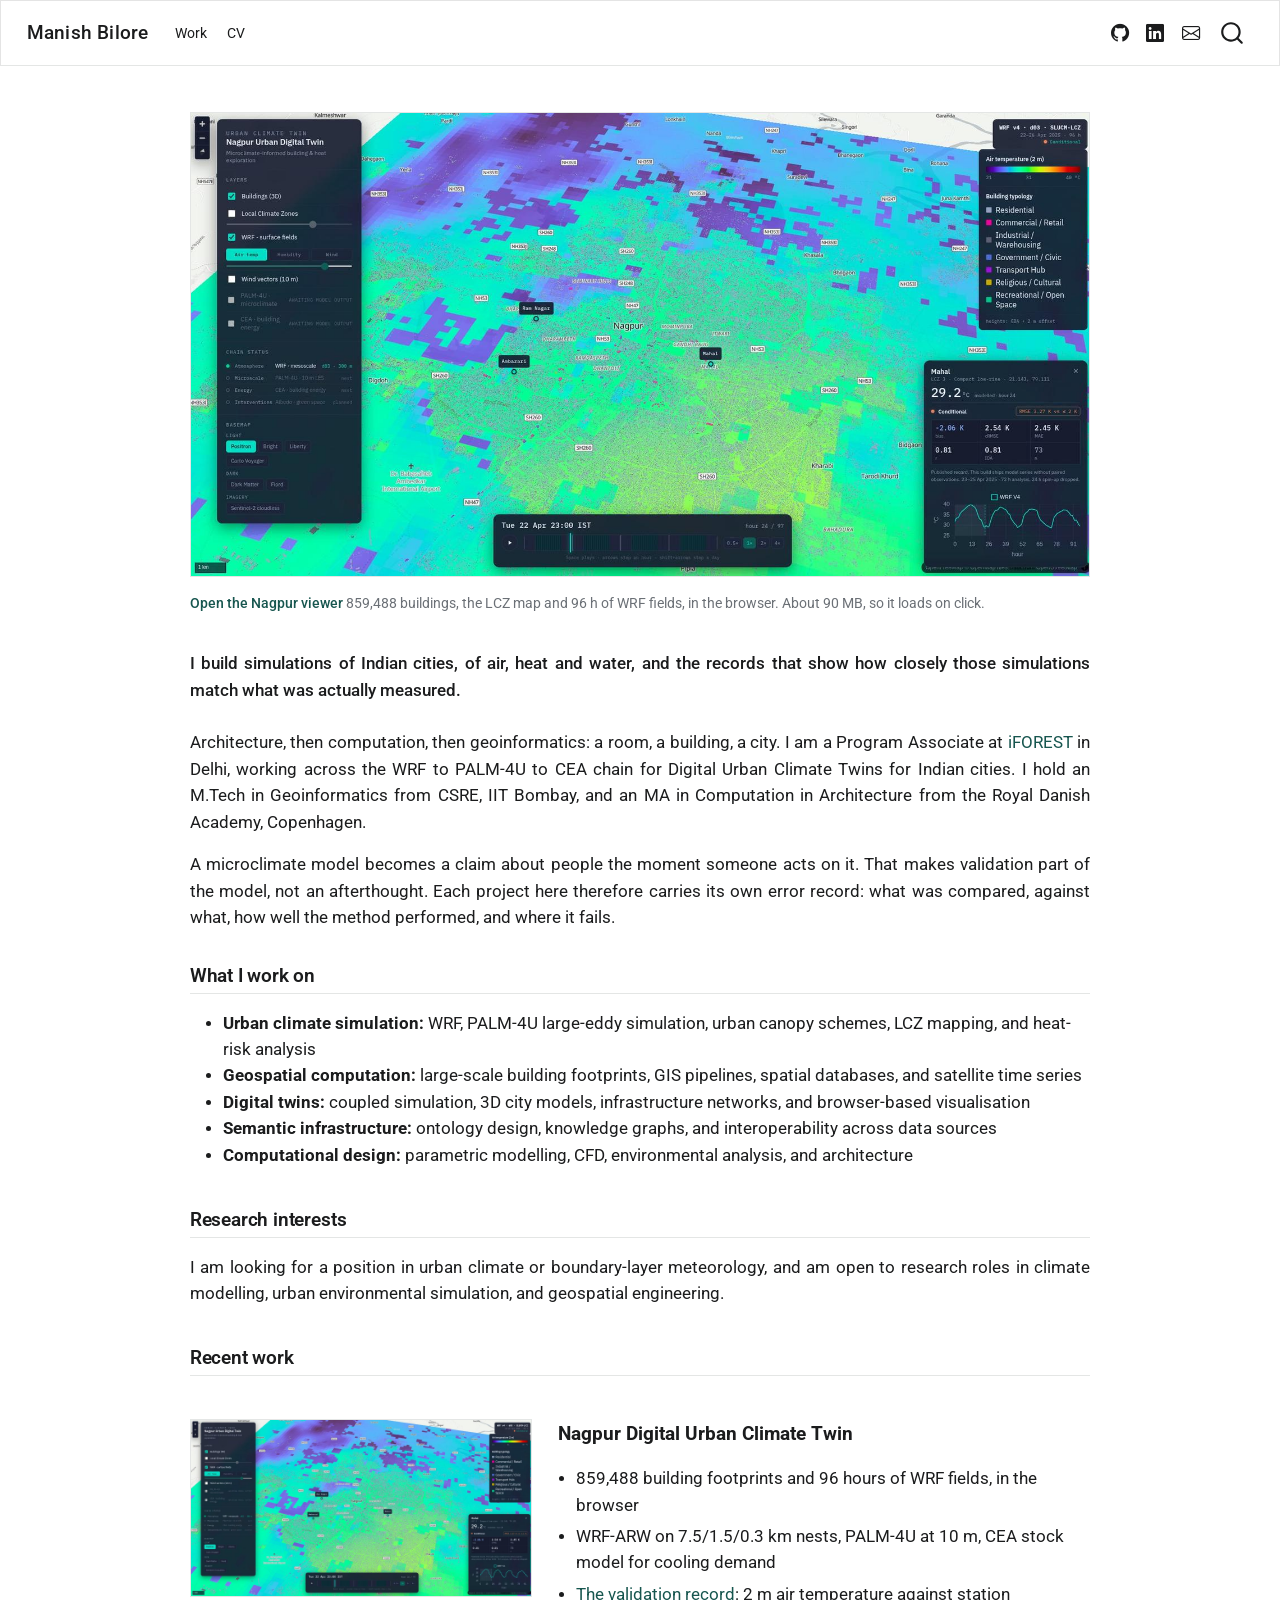
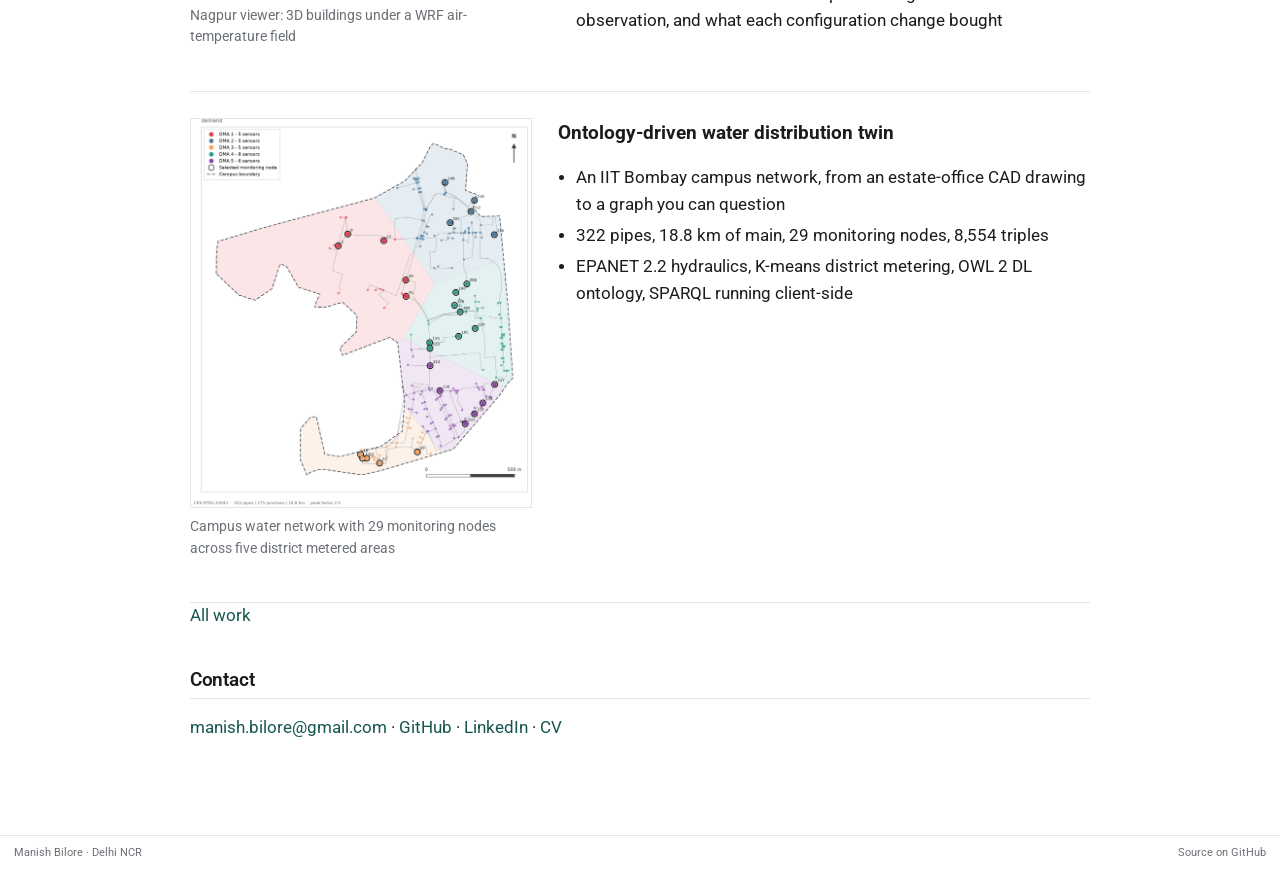
<file: index.html>
<!DOCTYPE html>
<html xmlns="http://www.w3.org/1999/xhtml" lang="en" xml:lang="en"><head>

<meta charset="utf-8">
<meta name="generator" content="quarto-1.10.19">

<meta name="viewport" content="width=device-width, initial-scale=1.0, user-scalable=yes">


<title>Manish Bilore</title>
<style>
/* Default styles provided by pandoc.
** See https://pandoc.org/MANUAL.html#variables-for-html for config info.
*/
span.smallcaps{font-variant: small-caps;}
div.columns{display: flex; gap: 1.5em;}
div.column{flex: auto;}
@media screen {
div.columns{gap: min(4vw, 1.5em);}
div.column{overflow-x: auto;}
}
div.hanging-indent{margin-left: 1.5em; text-indent: -1.5em;}
ul.task-list{list-style: none;}
ul.task-list li input[type="checkbox"] {
  width: 0.8em;
  margin: 0 0.8em 0.2em -1em; /* quarto-specific, see https://github.com/quarto-dev/quarto-cli/issues/4556 */ 
  vertical-align: middle;
}
</style>


<script src="site_libs/quarto-nav/quarto-nav.js"></script>
<script src="site_libs/quarto-nav/headroom.min.js"></script>
<script src="site_libs/clipboard/clipboard.min.js"></script>
<script src="site_libs/quarto-search/autocomplete.umd.js"></script>
<script src="site_libs/quarto-search/fuse.min.js"></script>
<script src="site_libs/quarto-search/quarto-search.js"></script>
<meta name="quarto:offset" content="./">
<script src="site_libs/quarto-html/quarto.js" type="module"></script>
<script src="site_libs/quarto-html/tabsets/tabsets.js" type="module"></script>
<script src="site_libs/quarto-html/popper.min.js"></script>
<script src="site_libs/quarto-html/tippy.umd.min.js"></script>
<link href="site_libs/quarto-html/tippy.css" rel="stylesheet">
<link href="site_libs/quarto-html/quarto-syntax-highlighting-bf27225e3a48a9273f3daa8f8e829971.css" rel="stylesheet" id="quarto-text-highlighting-styles">
<script src="site_libs/bootstrap/bootstrap.min.js"></script>
<link href="site_libs/bootstrap/bootstrap-icons.css" rel="stylesheet">
<link href="site_libs/bootstrap/bootstrap-a53a1ec59e0987c590a83ccec03818f2.min.css" rel="stylesheet" append-hash="true" id="quarto-bootstrap" data-mode="light">
<script id="quarto-search-options" type="application/json">{
  "location": "navbar",
  "copy-button": false,
  "collapse-after": 3,
  "panel-placement": "end",
  "type": "overlay",
  "limit": 50,
  "keyboard-shortcut": [
    "f",
    "/",
    "s"
  ],
  "show-item-context": false,
  "language": {
    "search-no-results-text": "No results",
    "search-matching-documents-text": "matching documents",
    "search-copy-link-title": "Copy link to search",
    "search-hide-matches-text": "Hide additional matches",
    "search-more-match-text": "more match in this document",
    "search-more-matches-text": "more matches in this document",
    "search-clear-button-title": "Clear",
    "search-text-placeholder": "",
    "search-detached-cancel-button-title": "Cancel",
    "search-submit-button-title": "Submit",
    "search-label": "Search"
  }
}</script>
<link rel="preconnect" href="https://fonts.googleapis.com">
<link rel="preconnect" href="https://fonts.gstatic.com" crossorigin="">
<link href="https://fonts.googleapis.com/css2?family=Roboto:wght@300;400;500;700&amp;display=swap" rel="stylesheet">


<meta property="og:title" content="Manish Bilore">
<meta property="og:description" content="Urban climate modelling, remote sensing and GeoAI for Indian cities.">
<meta property="og:image" content="https://manish-bilore.github.io/images/nagpur-viewer.jpg">
<meta property="og:site_name" content="Manish Bilore">
</head>

<body class="nav-fixed fullcontent quarto-light">

<div id="quarto-search-results"></div>
  <header id="quarto-header" class="headroom fixed-top">
    <nav class="navbar navbar-expand-lg " data-bs-theme="dark">
      <div class="navbar-container container-fluid">
      <div class="navbar-brand-container mx-auto">
    <a class="navbar-brand" href="./index.html">
    <span class="navbar-title">Manish Bilore</span>
    </a>
  </div>
            <div id="quarto-search" class="" title="Search"></div>
          <button class="navbar-toggler" type="button" data-bs-toggle="collapse" data-bs-target="#navbarCollapse" aria-controls="navbarCollapse" role="menu" aria-expanded="false" aria-label="Toggle navigation" onclick="if (window.quartoToggleHeadroom) { window.quartoToggleHeadroom(); }">
  <span class="navbar-toggler-icon"></span>
</button>
          <div class="collapse navbar-collapse" id="navbarCollapse">
            <ul class="navbar-nav navbar-nav-scroll me-auto">
  <li class="nav-item">
    <a class="nav-link" href="./projects.html"> 
<span class="menu-text">Work</span></a>
  </li>  
  <li class="nav-item">
    <a class="nav-link" href="./cv.html"> 
<span class="menu-text">CV</span></a>
  </li>  
</ul>
            <ul class="navbar-nav navbar-nav-scroll ms-auto">
  <li class="nav-item compact">
    <a class="nav-link" href="https://github.com/Manish-Bilore"> <i class="bi bi-github" role="img" aria-label="GitHub">
</i> 
<span class="menu-text"></span></a>
  </li>  
  <li class="nav-item compact">
    <a class="nav-link" href="https://www.linkedin.com/in/manish-b-44212084/"> <i class="bi bi-linkedin" role="img" aria-label="LinkedIn">
</i> 
<span class="menu-text"></span></a>
  </li>  
  <li class="nav-item compact">
    <a class="nav-link" href="mailto:manish.bilore@gmail.com"> <i class="bi bi-envelope" role="img" aria-label="Email">
</i> 
<span class="menu-text"></span></a>
  </li>  
</ul>
          </div> <!-- /navcollapse -->
            <div class="quarto-navbar-tools">
</div>
      </div> <!-- /container-fluid -->
    </nav>
</header>
<!-- content -->
<div id="quarto-content" class="quarto-container page-columns page-rows-contents page-layout-article page-navbar">
<!-- sidebar -->
<!-- margin-sidebar -->
    
<!-- main -->
<main class="content" id="quarto-document-content"><header id="title-block-header" class="quarto-title-block"></header>




<div class="hero">
<div class="quarto-figure quarto-figure-center">
<figure class="figure">
<p><a href="https://manish-bilore.github.io/urban-climate/"><img src="images/nagpur-viewer.jpg" class="img-fluid figure-img"></a></p>
<figcaption>Nagpur: 859,488 building footprints under a WRF 2 m air-temperature field, with the station validation panel open</figcaption>
</figure>
</div>
<div class="hero-cue">
<p><a href="https://manish-bilore.github.io/urban-climate/">Open the Nagpur viewer</a> 859,488 buildings, the LCZ map and 96 h of WRF fields, in the browser. About 90 MB, so it loads on click.</p>
</div>
</div>
<div class="lede">
<p>I build simulations of Indian cities, of air, heat and water, and the records that show how closely those simulations match what was actually measured.</p>
</div>
<p>Architecture, then computation, then geoinformatics: a room, a building, a city. I am a Program Associate at <a href="https://iforest.global/">iFOREST</a> in Delhi, working across the WRF to PALM-4U to CEA chain for Digital Urban Climate Twins for Indian cities. I hold an M.Tech in Geoinformatics from CSRE, IIT Bombay, and an MA in Computation in Architecture from the Royal Danish Academy, Copenhagen.</p>
<p>A microclimate model becomes a claim about people the moment someone acts on it. That makes validation part of the model, not an afterthought. Each project here therefore carries its own error record: what was compared, against what, how well the method performed, and where it fails.</p>
<section id="what-i-work-on" class="level2">
<h2 data-anchor-id="what-i-work-on">What I work on</h2>
<ul>
<li><strong>Urban climate simulation:</strong> WRF, PALM-4U large-eddy simulation, urban canopy schemes, LCZ mapping, and heat-risk analysis</li>
<li><strong>Geospatial computation:</strong> large-scale building footprints, GIS pipelines, spatial databases, and satellite time series</li>
<li><strong>Digital twins:</strong> coupled simulation, 3D city models, infrastructure networks, and browser-based visualisation</li>
<li><strong>Semantic infrastructure:</strong> ontology design, knowledge graphs, and interoperability across data sources</li>
<li><strong>Computational design:</strong> parametric modelling, CFD, environmental analysis, and architecture</li>
</ul>
</section>
<section id="research-interests" class="level2">
<h2 data-anchor-id="research-interests">Research interests</h2>
<p>I am looking for a position in urban climate or boundary-layer meteorology, and am open to research roles in climate modelling, urban environmental simulation, and geospatial engineering.</p>
</section>
<section id="recent-work" class="level2">
<h2 data-anchor-id="recent-work">Recent work</h2>
<div class="p-card">
<div class="p-thumb">
<div class="quarto-figure quarto-figure-center">
<figure class="figure">
<p><a href="https://manish-bilore.github.io/nagpur-duct-site/"><img src="images/nagpur-viewer.jpg" class="img-fluid figure-img"></a></p>
<figcaption>Nagpur viewer: 3D buildings under a WRF air-temperature field</figcaption>
</figure>
</div>
</div>
<div class="p-body">
<p><a href="https://manish-bilore.github.io/nagpur-duct-site/" class="p-name"><strong>Nagpur Digital Urban Climate Twin</strong></a></p>
<ul>
<li>859,488 building footprints and 96 hours of WRF fields, in the browser</li>
<li>WRF-ARW on 7.5/1.5/0.3 km nests, PALM-4U at 10 m, CEA stock model for cooling demand</li>
<li><a href="https://manish-bilore.github.io/nagpur-duct-site/validation.html">The validation record</a>: 2 m air temperature against station observation, and what each configuration change bought</li>
</ul>
</div>
</div>
<div class="p-card">
<div class="p-thumb">
<div class="quarto-figure quarto-figure-center">
<figure class="figure">
<p><a href="https://manish-bilore.github.io/wdn-digital-twin/"><img src="images/wdn-sensors.png" class="img-fluid figure-img"></a></p>
<figcaption>Campus water network with 29 monitoring nodes across five district metered areas</figcaption>
</figure>
</div>
</div>
<div class="p-body">
<p><a href="https://manish-bilore.github.io/wdn-digital-twin/" class="p-name"><strong>Ontology-driven water distribution twin</strong></a></p>
<ul>
<li>An IIT Bombay campus network, from an estate-office CAD drawing to a graph you can question</li>
<li>322 pipes, 18.8 km of main, 29 monitoring nodes, 8,554 triples</li>
<li>EPANET 2.2 hydraulics, K-means district metering, OWL 2 DL ontology, SPARQL running client-side</li>
</ul>
</div>
</div>
<p><a href="./projects.html">All work</a></p>
</section>
<section id="contact" class="level2">
<h2 data-anchor-id="contact">Contact</h2>
<p><a href="mailto:manish.bilore@gmail.com">manish.bilore@gmail.com</a> · <a href="https://github.com/Manish-Bilore">GitHub</a> · <a href="https://www.linkedin.com/in/manish-b-44212084/">LinkedIn</a> · <a href="./cv.html">CV</a></p>


</section>

</main> <!-- /main -->
<script id="quarto-html-after-body" type="application/javascript">
  window.document.addEventListener("DOMContentLoaded", function (event) {
    const isCodeAnnotation = (el) => {
      for (const clz of el.classList) {
        if (clz.startsWith('code-annotation-')) {                     
          return true;
        }
      }
      return false;
    }
    const onCopySuccess = function(e) {
      // button target
      const button = e.trigger;
      // don't keep focus
      button.blur();
      // flash "checked"
      button.classList.add('code-copy-button-checked');
      var currentTitle = button.getAttribute("title");
      button.setAttribute("title", "Copied!");
      let tooltip;
      if (window.bootstrap) {
        button.setAttribute("data-bs-toggle", "tooltip");
        button.setAttribute("data-bs-placement", "left");
        button.setAttribute("data-bs-title", "Copied!");
        tooltip = new bootstrap.Tooltip(button, 
          { trigger: "manual", 
            customClass: "code-copy-button-tooltip",
            offset: [0, -8]});
        tooltip.show();    
      }
      setTimeout(function() {
        if (tooltip) {
          tooltip.hide();
          button.removeAttribute("data-bs-title");
          button.removeAttribute("data-bs-toggle");
          button.removeAttribute("data-bs-placement");
        }
        button.setAttribute("title", currentTitle);
        button.classList.remove('code-copy-button-checked');
      }, 1000);
      // clear code selection
      e.clearSelection();
    }
    const getTextToCopy = function(trigger) {
      const outerScaffold = trigger.parentElement.cloneNode(true);
      const codeEl = outerScaffold.querySelector('code');
      for (const childEl of codeEl.children) {
        if (isCodeAnnotation(childEl)) {
          childEl.remove();
        }
      }
      return codeEl.innerText;
    }
    const clipboard = new window.ClipboardJS('.code-copy-button:not([data-in-quarto-modal])', {
      text: getTextToCopy
    });
    clipboard.on('success', onCopySuccess);
    if (window.document.getElementById('quarto-embedded-source-code-modal')) {
      const clipboardModal = new window.ClipboardJS('.code-copy-button[data-in-quarto-modal]', {
        text: getTextToCopy,
        container: window.document.getElementById('quarto-embedded-source-code-modal')
      });
      clipboardModal.on('success', onCopySuccess);
    }
      var localhostRegex = new RegExp(/^(?:http|https):\/\/localhost\:?[0-9]*\//);
      var mailtoRegex = new RegExp(/^mailto:/);
        var filterRegex = new RegExp("https:\/\/manish-bilore\.github\.io");
      var isInternal = (href) => {
          return filterRegex.test(href) || localhostRegex.test(href) || mailtoRegex.test(href);
      }
      // Inspect non-navigation links and adorn them if external
     var links = window.document.querySelectorAll('a[href]:not(.nav-link):not(.navbar-brand):not(.toc-action):not(.sidebar-link):not(.sidebar-item-toggle):not(.pagination-link):not(.no-external):not([aria-hidden]):not(.dropdown-item):not(.quarto-navigation-tool):not(.about-link)');
      for (var i=0; i<links.length; i++) {
        const link = links[i];
        if (!isInternal(link.href)) {
          // undo the damage that might have been done by quarto-nav.js in the case of
          // links that we want to consider external
          if (link.dataset.originalHref !== undefined) {
            link.href = link.dataset.originalHref;
          }
            // target, if specified
            link.setAttribute("target", "_blank");
            if (link.getAttribute("rel") === null) {
              link.setAttribute("rel", "noopener");
            }
        }
      }
    function tippyHover(el, contentFn, onTriggerFn, onUntriggerFn) {
      const config = {
        allowHTML: true,
        maxWidth: 500,
        delay: 100,
        arrow: false,
        appendTo: function(el) {
            return el.parentElement;
        },
        interactive: true,
        interactiveBorder: 10,
        theme: 'quarto',
        placement: 'bottom-start',
      };
      if (contentFn) {
        config.content = contentFn;
      }
      if (onTriggerFn) {
        config.onTrigger = onTriggerFn;
      }
      if (onUntriggerFn) {
        config.onUntrigger = onUntriggerFn;
      }
      window.tippy(el, config); 
    }
    const noterefs = window.document.querySelectorAll('a[role="doc-noteref"]');
    for (var i=0; i<noterefs.length; i++) {
      const ref = noterefs[i];
      tippyHover(ref, function() {
        // use id or data attribute instead here
        let href = ref.getAttribute('data-footnote-href') || ref.getAttribute('href');
        try { href = new URL(href).hash; } catch {}
        const id = href.replace(/^#\/?/, "");
        const note = window.document.getElementById(id);
        if (note) {
          return note.innerHTML;
        } else {
          return "";
        }
      });
    }
    const xrefs = window.document.querySelectorAll('a.quarto-xref');
    const processXRef = (id, note) => {
      // Strip column container classes
      const stripColumnClz = (el) => {
        el.classList.remove("page-full", "page-columns");
        if (el.children) {
          for (const child of el.children) {
            stripColumnClz(child);
          }
        }
      }
      stripColumnClz(note)
      if (id === null || id.startsWith('sec-')) {
        // Special case sections, only their first couple elements
        const container = document.createElement("div");
        if (note.children && note.children.length > 2) {
          container.appendChild(note.children[0].cloneNode(true));
          for (let i = 1; i < note.children.length; i++) {
            const child = note.children[i];
            if (child.tagName === "P" && child.innerText === "") {
              continue;
            } else {
              container.appendChild(child.cloneNode(true));
              break;
            }
          }
          if (window.Quarto?.typesetMath) {
            window.Quarto.typesetMath(container);
          }
          return container.innerHTML
        } else {
          if (window.Quarto?.typesetMath) {
            window.Quarto.typesetMath(note);
          }
          return note.innerHTML;
        }
      } else {
        // Remove any anchor links if they are present
        const anchorLink = note.querySelector('a.anchorjs-link');
        if (anchorLink) {
          anchorLink.remove();
        }
        if (window.Quarto?.typesetMath) {
          window.Quarto.typesetMath(note);
        }
        if (note.classList.contains("callout")) {
          return note.outerHTML;
        } else {
          return note.innerHTML;
        }
      }
    }
    for (var i=0; i<xrefs.length; i++) {
      const xref = xrefs[i];
      tippyHover(xref, undefined, function(instance) {
        instance.disable();
        let url = xref.getAttribute('href');
        let hash = undefined; 
        if (url.startsWith('#')) {
          hash = url;
        } else {
          try { hash = new URL(url).hash; } catch {}
        }
        if (hash) {
          const id = hash.replace(/^#\/?/, "");
          const note = window.document.getElementById(id);
          if (note !== null) {
            try {
              const html = processXRef(id, note.cloneNode(true));
              instance.setContent(html);
            } finally {
              instance.enable();
              instance.show();
            }
          } else {
            // See if we can fetch this
            fetch(url.split('#')[0])
            .then(res => res.text())
            .then(html => {
              const parser = new DOMParser();
              const htmlDoc = parser.parseFromString(html, "text/html");
              const note = htmlDoc.getElementById(id);
              if (note !== null) {
                const html = processXRef(id, note);
                instance.setContent(html);
              } 
            }).finally(() => {
              instance.enable();
              instance.show();
            });
          }
        } else {
          // See if we can fetch a full url (with no hash to target)
          // This is a special case and we should probably do some content thinning / targeting
          fetch(url)
          .then(res => res.text())
          .then(html => {
            const parser = new DOMParser();
            const htmlDoc = parser.parseFromString(html, "text/html");
            const note = htmlDoc.querySelector('main.content');
            if (note !== null) {
              // This should only happen for chapter cross references
              // (since there is no id in the URL)
              // remove the first header
              if (note.children.length > 0 && note.children[0].tagName === "HEADER") {
                note.children[0].remove();
              }
              const html = processXRef(null, note);
              instance.setContent(html);
            } 
          }).finally(() => {
            instance.enable();
            instance.show();
          });
        }
      }, function(instance) {
      });
    }
        let selectedAnnoteEl;
        const selectorForAnnotation = ( cell, annotation) => {
          let cellAttr = 'data-code-cell="' + cell + '"';
          let lineAttr = 'data-code-annotation="' +  annotation + '"';
          const selector = 'span[' + cellAttr + '][' + lineAttr + ']';
          return selector;
        }
        const selectCodeLines = (annoteEl) => {
          const doc = window.document;
          const targetCell = annoteEl.getAttribute("data-target-cell");
          const targetAnnotation = annoteEl.getAttribute("data-target-annotation");
          const annoteSpan = window.document.querySelector(selectorForAnnotation(targetCell, targetAnnotation));
          const lines = annoteSpan.getAttribute("data-code-lines").split(",");
          const lineIds = lines.map((line) => {
            return targetCell + "-" + line;
          })
          let top = null;
          let height = null;
          let parent = null;
          if (lineIds.length > 0) {
              //compute the position of the single el (top and bottom and make a div)
              const el = window.document.getElementById(lineIds[0]);
              top = el.offsetTop;
              height = el.offsetHeight;
              parent = el.parentElement.parentElement;
            if (lineIds.length > 1) {
              const lastEl = window.document.getElementById(lineIds[lineIds.length - 1]);
              const bottom = lastEl.offsetTop + lastEl.offsetHeight;
              height = bottom - top;
            }
            if (top !== null && height !== null && parent !== null) {
              // cook up a div (if necessary) and position it 
              let div = window.document.getElementById("code-annotation-line-highlight");
              if (div === null) {
                div = window.document.createElement("div");
                div.setAttribute("id", "code-annotation-line-highlight");
                div.style.position = 'absolute';
                parent.appendChild(div);
              }
              div.style.top = top - 2 + "px";
              div.style.height = height + 4 + "px";
              div.style.left = 0;
              let gutterDiv = window.document.getElementById("code-annotation-line-highlight-gutter");
              if (gutterDiv === null) {
                gutterDiv = window.document.createElement("div");
                gutterDiv.setAttribute("id", "code-annotation-line-highlight-gutter");
                gutterDiv.style.position = 'absolute';
                const codeCell = window.document.getElementById(targetCell);
                const gutter = codeCell.querySelector('.code-annotation-gutter');
                gutter.appendChild(gutterDiv);
              }
              gutterDiv.style.top = top - 2 + "px";
              gutterDiv.style.height = height + 4 + "px";
            }
            selectedAnnoteEl = annoteEl;
          }
        };
        const unselectCodeLines = () => {
          const elementsIds = ["code-annotation-line-highlight", "code-annotation-line-highlight-gutter"];
          elementsIds.forEach((elId) => {
            const div = window.document.getElementById(elId);
            if (div) {
              div.remove();
            }
          });
          selectedAnnoteEl = undefined;
        };
          // Handle positioning of the toggle
      window.addEventListener(
        "resize",
        throttle(() => {
          elRect = undefined;
          if (selectedAnnoteEl) {
            selectCodeLines(selectedAnnoteEl);
          }
        }, 10)
      );
      function throttle(fn, ms) {
      let throttle = false;
      let timer;
        return (...args) => {
          if(!throttle) { // first call gets through
              fn.apply(this, args);
              throttle = true;
          } else { // all the others get throttled
              if(timer) clearTimeout(timer); // cancel #2
              timer = setTimeout(() => {
                fn.apply(this, args);
                timer = throttle = false;
              }, ms);
          }
        };
      }
        // Attach click handler to the DT
        const annoteDls = window.document.querySelectorAll('dt[data-target-cell]');
        for (const annoteDlNode of annoteDls) {
          annoteDlNode.addEventListener('click', (event) => {
            const clickedEl = event.target;
            if (clickedEl !== selectedAnnoteEl) {
              unselectCodeLines();
              const activeEl = window.document.querySelector('dt[data-target-cell].code-annotation-active');
              if (activeEl) {
                activeEl.classList.remove('code-annotation-active');
              }
              selectCodeLines(clickedEl);
              clickedEl.classList.add('code-annotation-active');
            } else {
              // Unselect the line
              unselectCodeLines();
              clickedEl.classList.remove('code-annotation-active');
            }
          });
        }
    const findCites = (el) => {
      const parentEl = el.parentElement;
      if (parentEl) {
        const cites = parentEl.dataset.cites;
        if (cites) {
          return {
            el,
            cites: cites.split(' ')
          };
        } else {
          return findCites(el.parentElement)
        }
      } else {
        return undefined;
      }
    };
    var bibliorefs = window.document.querySelectorAll('a[role="doc-biblioref"]');
    for (var i=0; i<bibliorefs.length; i++) {
      const ref = bibliorefs[i];
      const citeInfo = findCites(ref);
      if (citeInfo) {
        tippyHover(citeInfo.el, function() {
          var popup = window.document.createElement('div');
          citeInfo.cites.forEach(function(cite) {
            var citeDiv = window.document.createElement('div');
            citeDiv.classList.add('hanging-indent');
            citeDiv.classList.add('csl-entry');
            var biblioDiv = window.document.getElementById('ref-' + cite);
            if (biblioDiv) {
              citeDiv.innerHTML = biblioDiv.innerHTML;
            }
            popup.appendChild(citeDiv);
          });
          return popup.innerHTML;
        });
      }
    }
  });
  </script>
</div> <!-- /content -->
<footer class="footer">
  <div class="nav-footer">
    <div class="nav-footer-left">
<p>Manish Bilore · Delhi NCR</p>
</div>   
    <div class="nav-footer-center">
      &nbsp;
    </div>
    <div class="nav-footer-right">
<p>Source on <a href="https://github.com/Manish-Bilore/Manish-Bilore.github.io">GitHub</a></p>
</div>
  </div>
</footer>




</body></html>
</file>
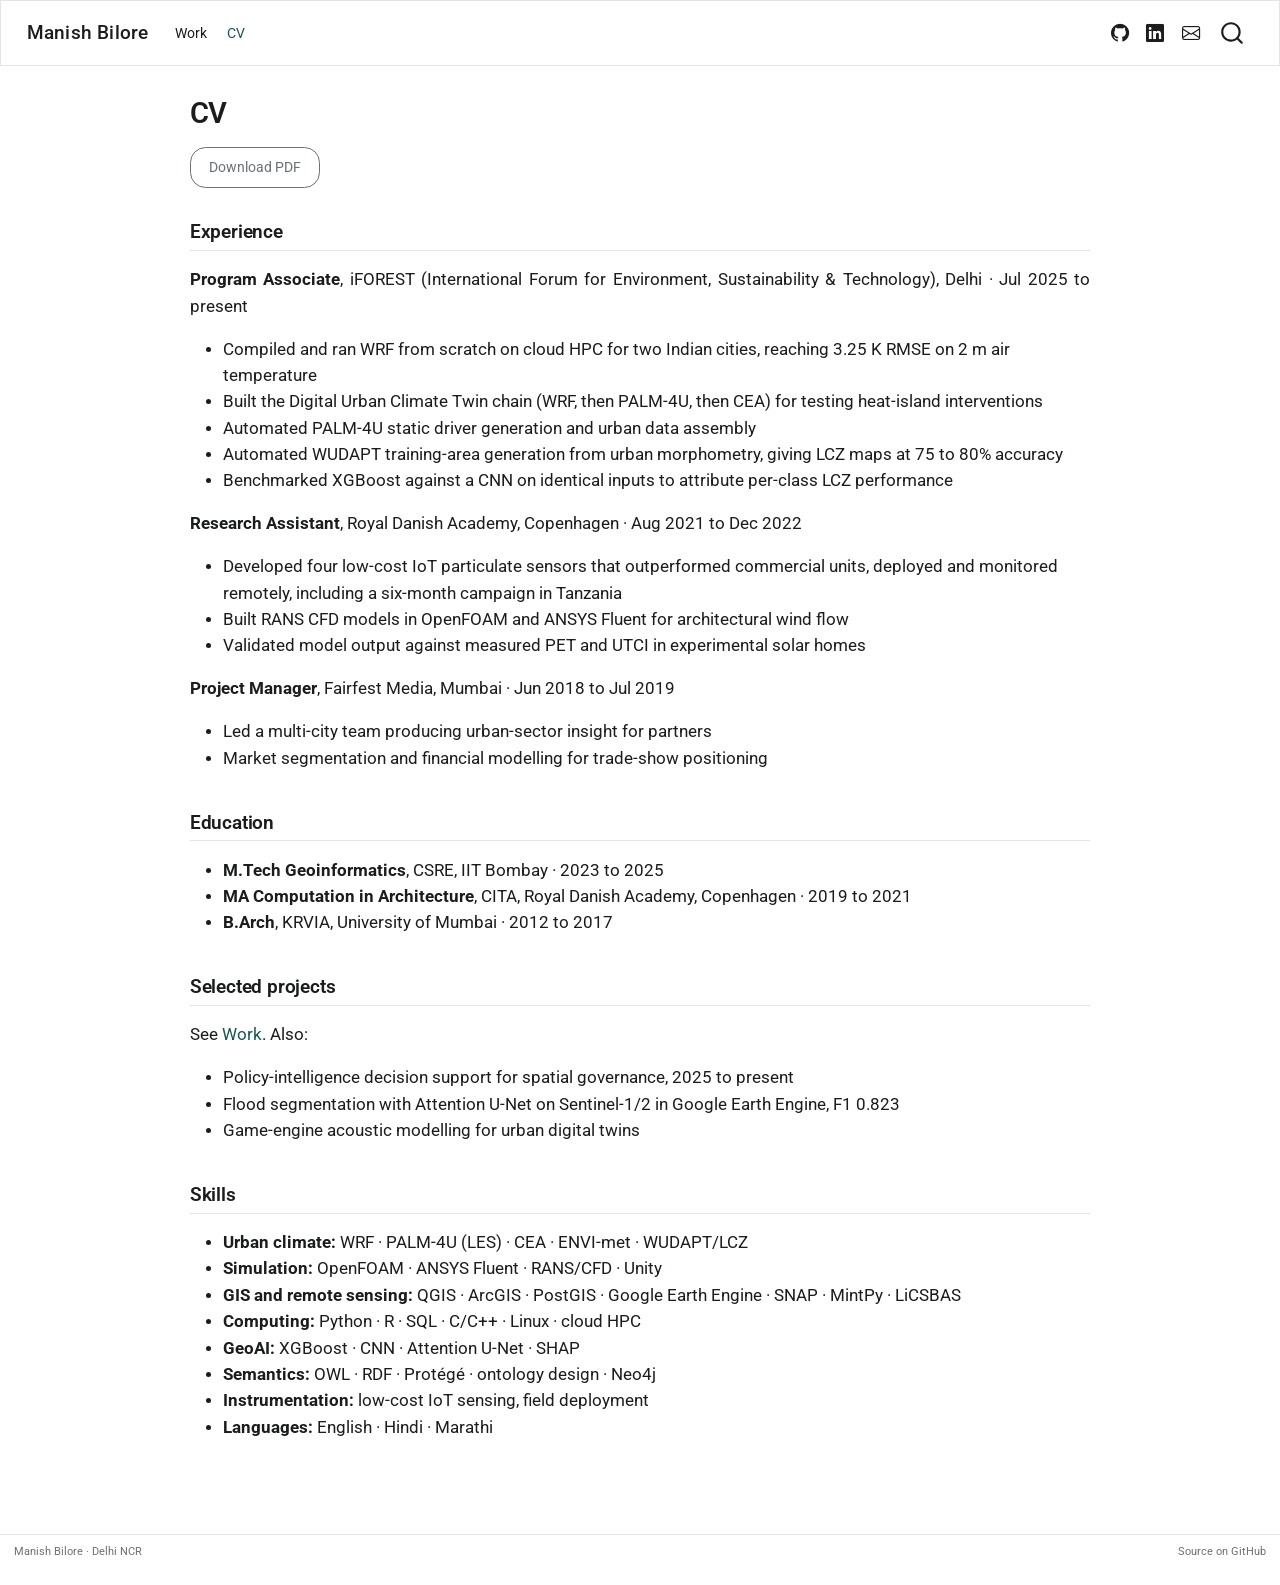
<file: cv.html>
<!DOCTYPE html>
<html xmlns="http://www.w3.org/1999/xhtml" lang="en" xml:lang="en"><head>

<meta charset="utf-8">
<meta name="generator" content="quarto-1.10.19">

<meta name="viewport" content="width=device-width, initial-scale=1.0, user-scalable=yes">


<title>CV – Manish Bilore</title>
<style>
/* Default styles provided by pandoc.
** See https://pandoc.org/MANUAL.html#variables-for-html for config info.
*/
span.smallcaps{font-variant: small-caps;}
div.columns{display: flex; gap: 1.5em;}
div.column{flex: auto;}
@media screen {
div.columns{gap: min(4vw, 1.5em);}
div.column{overflow-x: auto;}
}
div.hanging-indent{margin-left: 1.5em; text-indent: -1.5em;}
ul.task-list{list-style: none;}
ul.task-list li input[type="checkbox"] {
  width: 0.8em;
  margin: 0 0.8em 0.2em -1em; /* quarto-specific, see https://github.com/quarto-dev/quarto-cli/issues/4556 */ 
  vertical-align: middle;
}
</style>


<script src="site_libs/quarto-nav/quarto-nav.js"></script>
<script src="site_libs/quarto-nav/headroom.min.js"></script>
<script src="site_libs/clipboard/clipboard.min.js"></script>
<script src="site_libs/quarto-search/autocomplete.umd.js"></script>
<script src="site_libs/quarto-search/fuse.min.js"></script>
<script src="site_libs/quarto-search/quarto-search.js"></script>
<meta name="quarto:offset" content="./">
<script src="site_libs/quarto-html/quarto.js" type="module"></script>
<script src="site_libs/quarto-html/tabsets/tabsets.js" type="module"></script>
<script src="site_libs/quarto-html/popper.min.js"></script>
<script src="site_libs/quarto-html/tippy.umd.min.js"></script>
<link href="site_libs/quarto-html/tippy.css" rel="stylesheet">
<link href="site_libs/quarto-html/quarto-syntax-highlighting-bf27225e3a48a9273f3daa8f8e829971.css" rel="stylesheet" id="quarto-text-highlighting-styles">
<script src="site_libs/bootstrap/bootstrap.min.js"></script>
<link href="site_libs/bootstrap/bootstrap-icons.css" rel="stylesheet">
<link href="site_libs/bootstrap/bootstrap-a53a1ec59e0987c590a83ccec03818f2.min.css" rel="stylesheet" append-hash="true" id="quarto-bootstrap" data-mode="light">
<script id="quarto-search-options" type="application/json">{
  "location": "navbar",
  "copy-button": false,
  "collapse-after": 3,
  "panel-placement": "end",
  "type": "overlay",
  "limit": 50,
  "keyboard-shortcut": [
    "f",
    "/",
    "s"
  ],
  "show-item-context": false,
  "language": {
    "search-no-results-text": "No results",
    "search-matching-documents-text": "matching documents",
    "search-copy-link-title": "Copy link to search",
    "search-hide-matches-text": "Hide additional matches",
    "search-more-match-text": "more match in this document",
    "search-more-matches-text": "more matches in this document",
    "search-clear-button-title": "Clear",
    "search-text-placeholder": "",
    "search-detached-cancel-button-title": "Cancel",
    "search-submit-button-title": "Submit",
    "search-label": "Search"
  }
}</script>
<link rel="preconnect" href="https://fonts.googleapis.com">
<link rel="preconnect" href="https://fonts.gstatic.com" crossorigin="">
<link href="https://fonts.googleapis.com/css2?family=Roboto:wght@300;400;500;700&amp;display=swap" rel="stylesheet">


<meta property="og:title" content="CV – Manish Bilore">
<meta property="og:description" content="Urban climate modelling, remote sensing and GeoAI for Indian cities.">
<meta property="og:site_name" content="Manish Bilore">
</head>

<body class="nav-fixed fullcontent quarto-light">

<div id="quarto-search-results"></div>
  <header id="quarto-header" class="headroom fixed-top">
    <nav class="navbar navbar-expand-lg " data-bs-theme="dark">
      <div class="navbar-container container-fluid">
      <div class="navbar-brand-container mx-auto">
    <a class="navbar-brand" href="./index.html">
    <span class="navbar-title">Manish Bilore</span>
    </a>
  </div>
            <div id="quarto-search" class="" title="Search"></div>
          <button class="navbar-toggler" type="button" data-bs-toggle="collapse" data-bs-target="#navbarCollapse" aria-controls="navbarCollapse" role="menu" aria-expanded="false" aria-label="Toggle navigation" onclick="if (window.quartoToggleHeadroom) { window.quartoToggleHeadroom(); }">
  <span class="navbar-toggler-icon"></span>
</button>
          <div class="collapse navbar-collapse" id="navbarCollapse">
            <ul class="navbar-nav navbar-nav-scroll me-auto">
  <li class="nav-item">
    <a class="nav-link" href="./projects.html"> 
<span class="menu-text">Work</span></a>
  </li>  
  <li class="nav-item">
    <a class="nav-link active" href="./cv.html" aria-current="page"> 
<span class="menu-text">CV</span></a>
  </li>  
</ul>
            <ul class="navbar-nav navbar-nav-scroll ms-auto">
  <li class="nav-item compact">
    <a class="nav-link" href="https://github.com/Manish-Bilore"> <i class="bi bi-github" role="img" aria-label="GitHub">
</i> 
<span class="menu-text"></span></a>
  </li>  
  <li class="nav-item compact">
    <a class="nav-link" href="https://www.linkedin.com/in/manish-b-44212084/"> <i class="bi bi-linkedin" role="img" aria-label="LinkedIn">
</i> 
<span class="menu-text"></span></a>
  </li>  
  <li class="nav-item compact">
    <a class="nav-link" href="mailto:manish.bilore@gmail.com"> <i class="bi bi-envelope" role="img" aria-label="Email">
</i> 
<span class="menu-text"></span></a>
  </li>  
</ul>
          </div> <!-- /navcollapse -->
            <div class="quarto-navbar-tools">
</div>
      </div> <!-- /container-fluid -->
    </nav>
</header>
<!-- content -->
<div id="quarto-content" class="quarto-container page-columns page-rows-contents page-layout-article page-navbar">
<!-- sidebar -->
<!-- margin-sidebar -->
    
<!-- main -->
<main class="content" id="quarto-document-content">

<header id="title-block-header" class="quarto-title-block default">
<div class="quarto-title">
<h1 class="title">CV</h1>
</div>



<div class="quarto-title-meta">

    
  
    
  </div>
  


</header>


<p><a href="files/ManishBilore-CV.pdf" class="btn btn-outline-secondary">Download PDF</a></p>
<section id="experience" class="level2">
<h2 data-anchor-id="experience">Experience</h2>
<p><strong>Program Associate</strong>, iFOREST (International Forum for Environment, Sustainability &amp; Technology), Delhi · Jul 2025 to present</p>
<ul>
<li>Compiled and ran WRF from scratch on cloud HPC for two Indian cities, reaching 3.25 K RMSE on 2 m air temperature</li>
<li>Built the Digital Urban Climate Twin chain (WRF, then PALM-4U, then CEA) for testing heat-island interventions</li>
<li>Automated PALM-4U static driver generation and urban data assembly</li>
<li>Automated WUDAPT training-area generation from urban morphometry, giving LCZ maps at 75 to 80% accuracy</li>
<li>Benchmarked XGBoost against a CNN on identical inputs to attribute per-class LCZ performance</li>
</ul>
<p><strong>Research Assistant</strong>, Royal Danish Academy, Copenhagen · Aug 2021 to Dec 2022</p>
<ul>
<li>Developed four low-cost IoT particulate sensors that outperformed commercial units, deployed and monitored remotely, including a six-month campaign in Tanzania</li>
<li>Built RANS CFD models in OpenFOAM and ANSYS Fluent for architectural wind flow</li>
<li>Validated model output against measured PET and UTCI in experimental solar homes</li>
</ul>
<p><strong>Project Manager</strong>, Fairfest Media, Mumbai · Jun 2018 to Jul 2019</p>
<ul>
<li>Led a multi-city team producing urban-sector insight for partners</li>
<li>Market segmentation and financial modelling for trade-show positioning</li>
</ul>
</section>
<section id="education" class="level2">
<h2 data-anchor-id="education">Education</h2>
<ul>
<li><strong>M.Tech Geoinformatics</strong>, CSRE, IIT Bombay · 2023 to 2025</li>
<li><strong>MA Computation in Architecture</strong>, CITA, Royal Danish Academy, Copenhagen · 2019 to 2021</li>
<li><strong>B.Arch</strong>, KRVIA, University of Mumbai · 2012 to 2017</li>
</ul>
</section>
<section id="selected-projects" class="level2">
<h2 data-anchor-id="selected-projects">Selected projects</h2>
<p>See <a href="./projects.html">Work</a>. Also:</p>
<ul>
<li>Policy-intelligence decision support for spatial governance, 2025 to present</li>
<li>Flood segmentation with Attention U-Net on Sentinel-1/2 in Google Earth Engine, F1 0.823</li>
<li>Game-engine acoustic modelling for urban digital twins</li>
</ul>
</section>
<section id="skills" class="level2">
<h2 data-anchor-id="skills">Skills</h2>
<ul>
<li><strong>Urban climate:</strong> WRF · PALM-4U (LES) · CEA · ENVI-met · WUDAPT/LCZ</li>
<li><strong>Simulation:</strong> OpenFOAM · ANSYS Fluent · RANS/CFD · Unity</li>
<li><strong>GIS and remote sensing:</strong> QGIS · ArcGIS · PostGIS · Google Earth Engine · SNAP · MintPy · LiCSBAS</li>
<li><strong>Computing:</strong> Python · R · SQL · C/C++ · Linux · cloud HPC</li>
<li><strong>GeoAI:</strong> XGBoost · CNN · Attention U-Net · SHAP</li>
<li><strong>Semantics:</strong> OWL · RDF · Protégé · ontology design · Neo4j</li>
<li><strong>Instrumentation:</strong> low-cost IoT sensing, field deployment</li>
<li><strong>Languages:</strong> English · Hindi · Marathi</li>
</ul>


</section>

</main> <!-- /main -->
<script id="quarto-html-after-body" type="application/javascript">
  window.document.addEventListener("DOMContentLoaded", function (event) {
    const isCodeAnnotation = (el) => {
      for (const clz of el.classList) {
        if (clz.startsWith('code-annotation-')) {                     
          return true;
        }
      }
      return false;
    }
    const onCopySuccess = function(e) {
      // button target
      const button = e.trigger;
      // don't keep focus
      button.blur();
      // flash "checked"
      button.classList.add('code-copy-button-checked');
      var currentTitle = button.getAttribute("title");
      button.setAttribute("title", "Copied!");
      let tooltip;
      if (window.bootstrap) {
        button.setAttribute("data-bs-toggle", "tooltip");
        button.setAttribute("data-bs-placement", "left");
        button.setAttribute("data-bs-title", "Copied!");
        tooltip = new bootstrap.Tooltip(button, 
          { trigger: "manual", 
            customClass: "code-copy-button-tooltip",
            offset: [0, -8]});
        tooltip.show();    
      }
      setTimeout(function() {
        if (tooltip) {
          tooltip.hide();
          button.removeAttribute("data-bs-title");
          button.removeAttribute("data-bs-toggle");
          button.removeAttribute("data-bs-placement");
        }
        button.setAttribute("title", currentTitle);
        button.classList.remove('code-copy-button-checked');
      }, 1000);
      // clear code selection
      e.clearSelection();
    }
    const getTextToCopy = function(trigger) {
      const outerScaffold = trigger.parentElement.cloneNode(true);
      const codeEl = outerScaffold.querySelector('code');
      for (const childEl of codeEl.children) {
        if (isCodeAnnotation(childEl)) {
          childEl.remove();
        }
      }
      return codeEl.innerText;
    }
    const clipboard = new window.ClipboardJS('.code-copy-button:not([data-in-quarto-modal])', {
      text: getTextToCopy
    });
    clipboard.on('success', onCopySuccess);
    if (window.document.getElementById('quarto-embedded-source-code-modal')) {
      const clipboardModal = new window.ClipboardJS('.code-copy-button[data-in-quarto-modal]', {
        text: getTextToCopy,
        container: window.document.getElementById('quarto-embedded-source-code-modal')
      });
      clipboardModal.on('success', onCopySuccess);
    }
      var localhostRegex = new RegExp(/^(?:http|https):\/\/localhost\:?[0-9]*\//);
      var mailtoRegex = new RegExp(/^mailto:/);
        var filterRegex = new RegExp("https:\/\/manish-bilore\.github\.io");
      var isInternal = (href) => {
          return filterRegex.test(href) || localhostRegex.test(href) || mailtoRegex.test(href);
      }
      // Inspect non-navigation links and adorn them if external
     var links = window.document.querySelectorAll('a[href]:not(.nav-link):not(.navbar-brand):not(.toc-action):not(.sidebar-link):not(.sidebar-item-toggle):not(.pagination-link):not(.no-external):not([aria-hidden]):not(.dropdown-item):not(.quarto-navigation-tool):not(.about-link)');
      for (var i=0; i<links.length; i++) {
        const link = links[i];
        if (!isInternal(link.href)) {
          // undo the damage that might have been done by quarto-nav.js in the case of
          // links that we want to consider external
          if (link.dataset.originalHref !== undefined) {
            link.href = link.dataset.originalHref;
          }
            // target, if specified
            link.setAttribute("target", "_blank");
            if (link.getAttribute("rel") === null) {
              link.setAttribute("rel", "noopener");
            }
        }
      }
    function tippyHover(el, contentFn, onTriggerFn, onUntriggerFn) {
      const config = {
        allowHTML: true,
        maxWidth: 500,
        delay: 100,
        arrow: false,
        appendTo: function(el) {
            return el.parentElement;
        },
        interactive: true,
        interactiveBorder: 10,
        theme: 'quarto',
        placement: 'bottom-start',
      };
      if (contentFn) {
        config.content = contentFn;
      }
      if (onTriggerFn) {
        config.onTrigger = onTriggerFn;
      }
      if (onUntriggerFn) {
        config.onUntrigger = onUntriggerFn;
      }
      window.tippy(el, config); 
    }
    const noterefs = window.document.querySelectorAll('a[role="doc-noteref"]');
    for (var i=0; i<noterefs.length; i++) {
      const ref = noterefs[i];
      tippyHover(ref, function() {
        // use id or data attribute instead here
        let href = ref.getAttribute('data-footnote-href') || ref.getAttribute('href');
        try { href = new URL(href).hash; } catch {}
        const id = href.replace(/^#\/?/, "");
        const note = window.document.getElementById(id);
        if (note) {
          return note.innerHTML;
        } else {
          return "";
        }
      });
    }
    const xrefs = window.document.querySelectorAll('a.quarto-xref');
    const processXRef = (id, note) => {
      // Strip column container classes
      const stripColumnClz = (el) => {
        el.classList.remove("page-full", "page-columns");
        if (el.children) {
          for (const child of el.children) {
            stripColumnClz(child);
          }
        }
      }
      stripColumnClz(note)
      if (id === null || id.startsWith('sec-')) {
        // Special case sections, only their first couple elements
        const container = document.createElement("div");
        if (note.children && note.children.length > 2) {
          container.appendChild(note.children[0].cloneNode(true));
          for (let i = 1; i < note.children.length; i++) {
            const child = note.children[i];
            if (child.tagName === "P" && child.innerText === "") {
              continue;
            } else {
              container.appendChild(child.cloneNode(true));
              break;
            }
          }
          if (window.Quarto?.typesetMath) {
            window.Quarto.typesetMath(container);
          }
          return container.innerHTML
        } else {
          if (window.Quarto?.typesetMath) {
            window.Quarto.typesetMath(note);
          }
          return note.innerHTML;
        }
      } else {
        // Remove any anchor links if they are present
        const anchorLink = note.querySelector('a.anchorjs-link');
        if (anchorLink) {
          anchorLink.remove();
        }
        if (window.Quarto?.typesetMath) {
          window.Quarto.typesetMath(note);
        }
        if (note.classList.contains("callout")) {
          return note.outerHTML;
        } else {
          return note.innerHTML;
        }
      }
    }
    for (var i=0; i<xrefs.length; i++) {
      const xref = xrefs[i];
      tippyHover(xref, undefined, function(instance) {
        instance.disable();
        let url = xref.getAttribute('href');
        let hash = undefined; 
        if (url.startsWith('#')) {
          hash = url;
        } else {
          try { hash = new URL(url).hash; } catch {}
        }
        if (hash) {
          const id = hash.replace(/^#\/?/, "");
          const note = window.document.getElementById(id);
          if (note !== null) {
            try {
              const html = processXRef(id, note.cloneNode(true));
              instance.setContent(html);
            } finally {
              instance.enable();
              instance.show();
            }
          } else {
            // See if we can fetch this
            fetch(url.split('#')[0])
            .then(res => res.text())
            .then(html => {
              const parser = new DOMParser();
              const htmlDoc = parser.parseFromString(html, "text/html");
              const note = htmlDoc.getElementById(id);
              if (note !== null) {
                const html = processXRef(id, note);
                instance.setContent(html);
              } 
            }).finally(() => {
              instance.enable();
              instance.show();
            });
          }
        } else {
          // See if we can fetch a full url (with no hash to target)
          // This is a special case and we should probably do some content thinning / targeting
          fetch(url)
          .then(res => res.text())
          .then(html => {
            const parser = new DOMParser();
            const htmlDoc = parser.parseFromString(html, "text/html");
            const note = htmlDoc.querySelector('main.content');
            if (note !== null) {
              // This should only happen for chapter cross references
              // (since there is no id in the URL)
              // remove the first header
              if (note.children.length > 0 && note.children[0].tagName === "HEADER") {
                note.children[0].remove();
              }
              const html = processXRef(null, note);
              instance.setContent(html);
            } 
          }).finally(() => {
            instance.enable();
            instance.show();
          });
        }
      }, function(instance) {
      });
    }
        let selectedAnnoteEl;
        const selectorForAnnotation = ( cell, annotation) => {
          let cellAttr = 'data-code-cell="' + cell + '"';
          let lineAttr = 'data-code-annotation="' +  annotation + '"';
          const selector = 'span[' + cellAttr + '][' + lineAttr + ']';
          return selector;
        }
        const selectCodeLines = (annoteEl) => {
          const doc = window.document;
          const targetCell = annoteEl.getAttribute("data-target-cell");
          const targetAnnotation = annoteEl.getAttribute("data-target-annotation");
          const annoteSpan = window.document.querySelector(selectorForAnnotation(targetCell, targetAnnotation));
          const lines = annoteSpan.getAttribute("data-code-lines").split(",");
          const lineIds = lines.map((line) => {
            return targetCell + "-" + line;
          })
          let top = null;
          let height = null;
          let parent = null;
          if (lineIds.length > 0) {
              //compute the position of the single el (top and bottom and make a div)
              const el = window.document.getElementById(lineIds[0]);
              top = el.offsetTop;
              height = el.offsetHeight;
              parent = el.parentElement.parentElement;
            if (lineIds.length > 1) {
              const lastEl = window.document.getElementById(lineIds[lineIds.length - 1]);
              const bottom = lastEl.offsetTop + lastEl.offsetHeight;
              height = bottom - top;
            }
            if (top !== null && height !== null && parent !== null) {
              // cook up a div (if necessary) and position it 
              let div = window.document.getElementById("code-annotation-line-highlight");
              if (div === null) {
                div = window.document.createElement("div");
                div.setAttribute("id", "code-annotation-line-highlight");
                div.style.position = 'absolute';
                parent.appendChild(div);
              }
              div.style.top = top - 2 + "px";
              div.style.height = height + 4 + "px";
              div.style.left = 0;
              let gutterDiv = window.document.getElementById("code-annotation-line-highlight-gutter");
              if (gutterDiv === null) {
                gutterDiv = window.document.createElement("div");
                gutterDiv.setAttribute("id", "code-annotation-line-highlight-gutter");
                gutterDiv.style.position = 'absolute';
                const codeCell = window.document.getElementById(targetCell);
                const gutter = codeCell.querySelector('.code-annotation-gutter');
                gutter.appendChild(gutterDiv);
              }
              gutterDiv.style.top = top - 2 + "px";
              gutterDiv.style.height = height + 4 + "px";
            }
            selectedAnnoteEl = annoteEl;
          }
        };
        const unselectCodeLines = () => {
          const elementsIds = ["code-annotation-line-highlight", "code-annotation-line-highlight-gutter"];
          elementsIds.forEach((elId) => {
            const div = window.document.getElementById(elId);
            if (div) {
              div.remove();
            }
          });
          selectedAnnoteEl = undefined;
        };
          // Handle positioning of the toggle
      window.addEventListener(
        "resize",
        throttle(() => {
          elRect = undefined;
          if (selectedAnnoteEl) {
            selectCodeLines(selectedAnnoteEl);
          }
        }, 10)
      );
      function throttle(fn, ms) {
      let throttle = false;
      let timer;
        return (...args) => {
          if(!throttle) { // first call gets through
              fn.apply(this, args);
              throttle = true;
          } else { // all the others get throttled
              if(timer) clearTimeout(timer); // cancel #2
              timer = setTimeout(() => {
                fn.apply(this, args);
                timer = throttle = false;
              }, ms);
          }
        };
      }
        // Attach click handler to the DT
        const annoteDls = window.document.querySelectorAll('dt[data-target-cell]');
        for (const annoteDlNode of annoteDls) {
          annoteDlNode.addEventListener('click', (event) => {
            const clickedEl = event.target;
            if (clickedEl !== selectedAnnoteEl) {
              unselectCodeLines();
              const activeEl = window.document.querySelector('dt[data-target-cell].code-annotation-active');
              if (activeEl) {
                activeEl.classList.remove('code-annotation-active');
              }
              selectCodeLines(clickedEl);
              clickedEl.classList.add('code-annotation-active');
            } else {
              // Unselect the line
              unselectCodeLines();
              clickedEl.classList.remove('code-annotation-active');
            }
          });
        }
    const findCites = (el) => {
      const parentEl = el.parentElement;
      if (parentEl) {
        const cites = parentEl.dataset.cites;
        if (cites) {
          return {
            el,
            cites: cites.split(' ')
          };
        } else {
          return findCites(el.parentElement)
        }
      } else {
        return undefined;
      }
    };
    var bibliorefs = window.document.querySelectorAll('a[role="doc-biblioref"]');
    for (var i=0; i<bibliorefs.length; i++) {
      const ref = bibliorefs[i];
      const citeInfo = findCites(ref);
      if (citeInfo) {
        tippyHover(citeInfo.el, function() {
          var popup = window.document.createElement('div');
          citeInfo.cites.forEach(function(cite) {
            var citeDiv = window.document.createElement('div');
            citeDiv.classList.add('hanging-indent');
            citeDiv.classList.add('csl-entry');
            var biblioDiv = window.document.getElementById('ref-' + cite);
            if (biblioDiv) {
              citeDiv.innerHTML = biblioDiv.innerHTML;
            }
            popup.appendChild(citeDiv);
          });
          return popup.innerHTML;
        });
      }
    }
  });
  </script>
</div> <!-- /content -->
<footer class="footer">
  <div class="nav-footer">
    <div class="nav-footer-left">
<p>Manish Bilore · Delhi NCR</p>
</div>   
    <div class="nav-footer-center">
      &nbsp;
    </div>
    <div class="nav-footer-right">
<p>Source on <a href="https://github.com/Manish-Bilore/Manish-Bilore.github.io">GitHub</a></p>
</div>
  </div>
</footer>




</body></html>
</file>
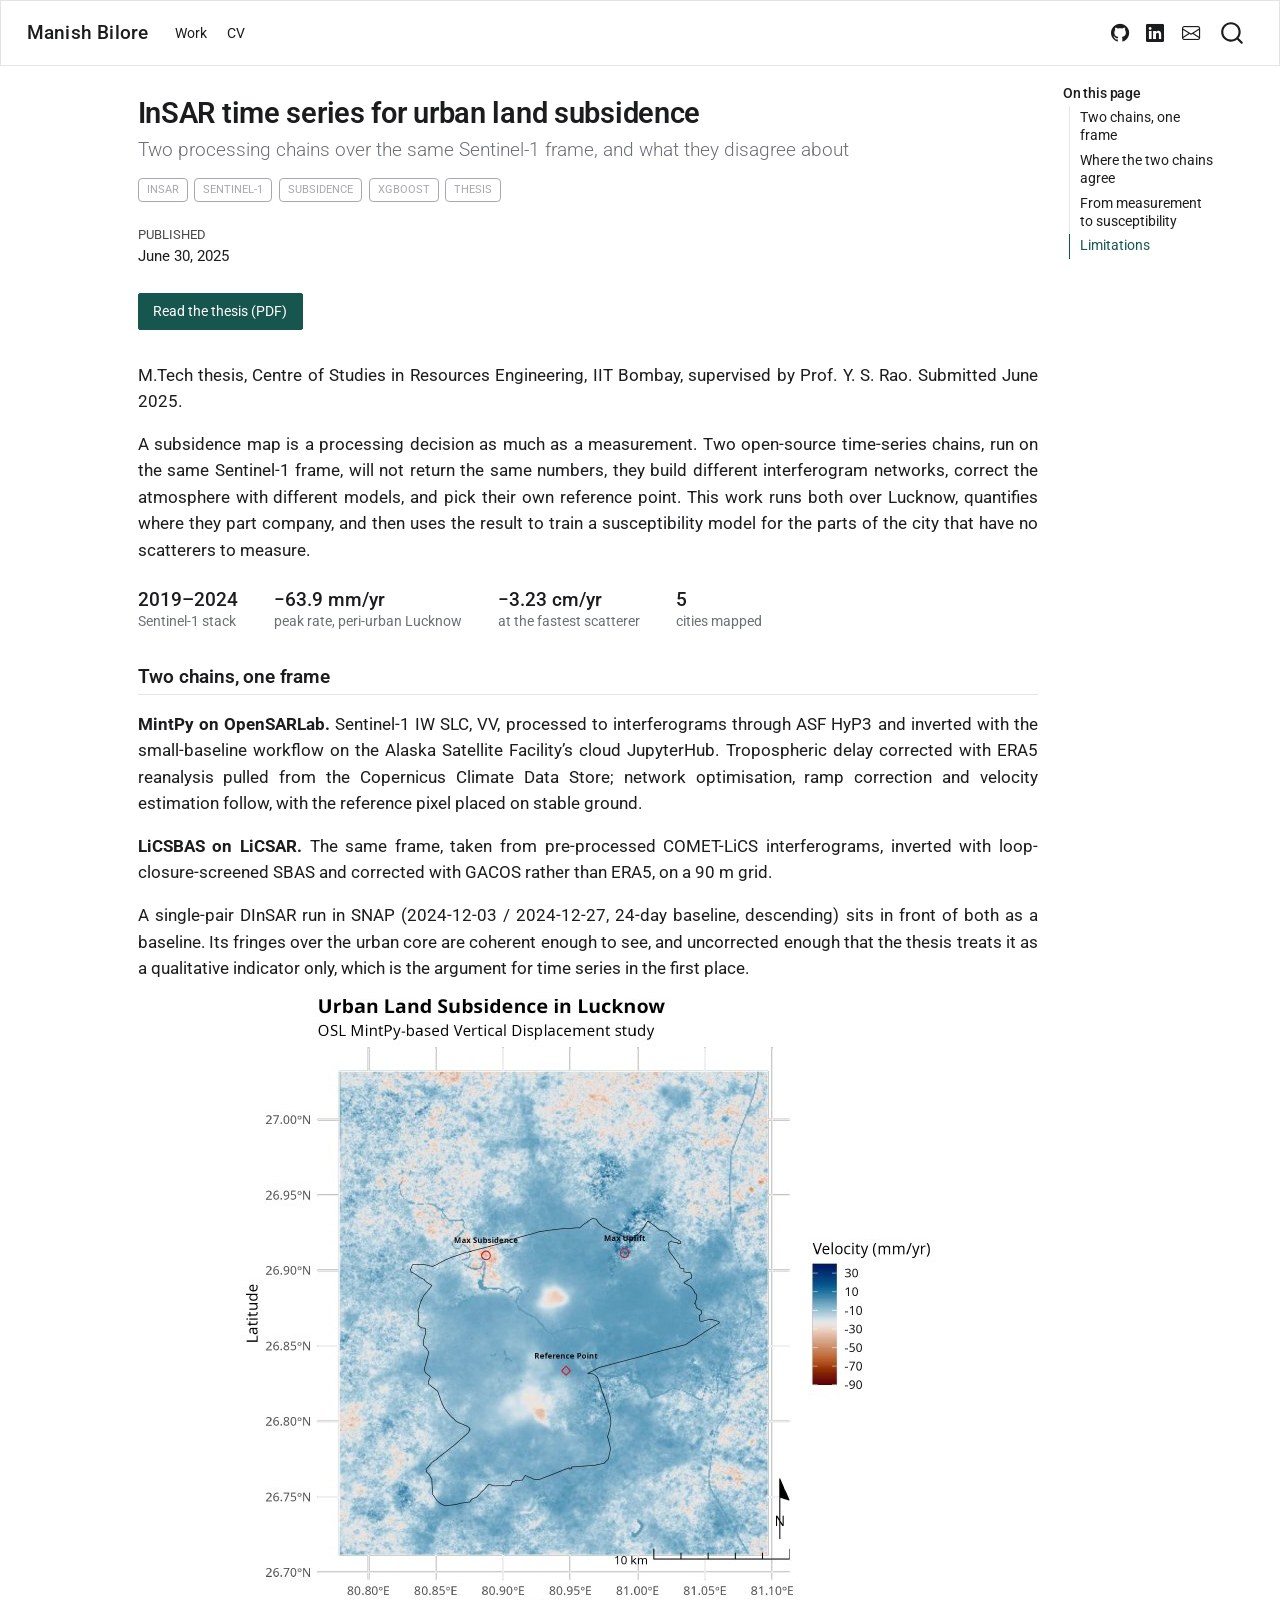
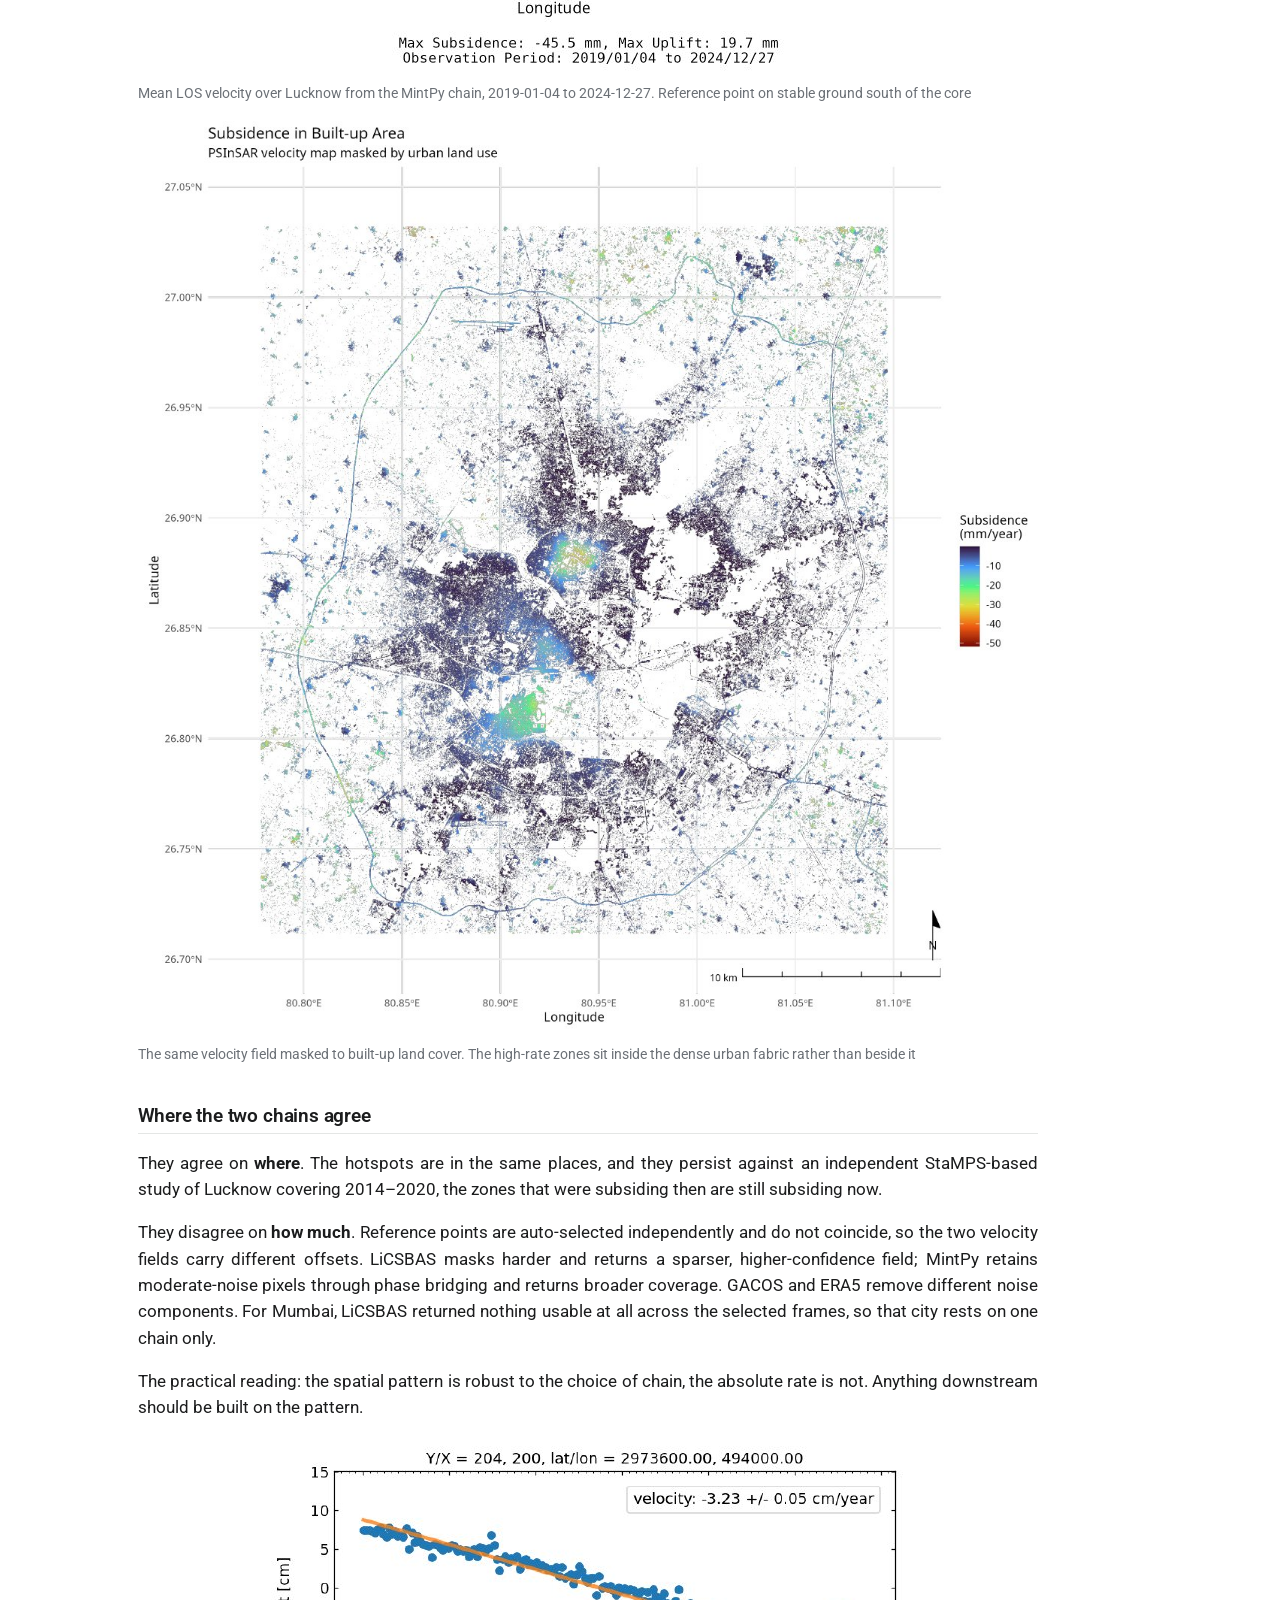
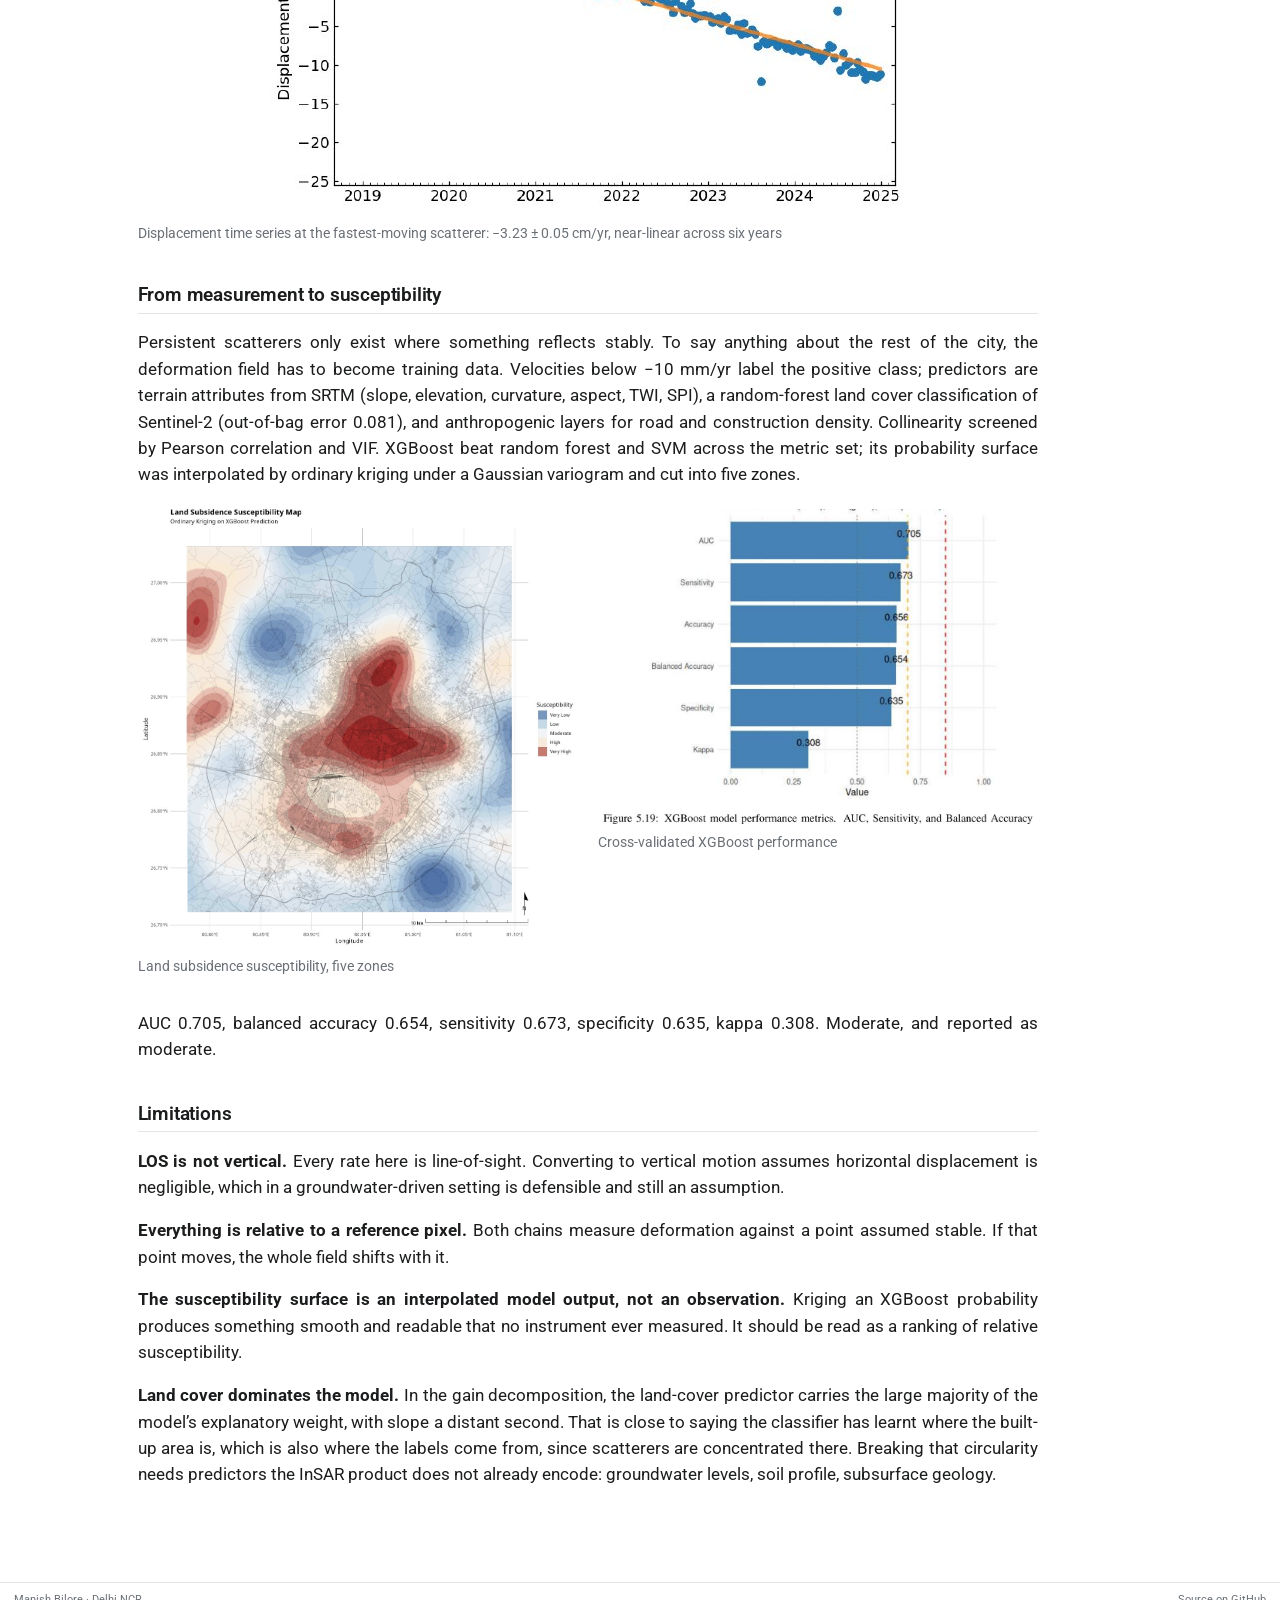
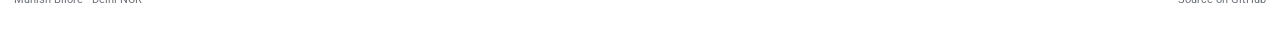
<file: projects/insar-subsidence.html>
<!DOCTYPE html>
<html xmlns="http://www.w3.org/1999/xhtml" lang="en" xml:lang="en"><head>

<meta charset="utf-8">
<meta name="generator" content="quarto-1.10.19">

<meta name="viewport" content="width=device-width, initial-scale=1.0, user-scalable=yes">

<meta name="dcterms.date" content="2025-06-30">

<title>InSAR time series for urban land subsidence – Manish Bilore</title>
<style>
/* Default styles provided by pandoc.
** See https://pandoc.org/MANUAL.html#variables-for-html for config info.
*/
span.smallcaps{font-variant: small-caps;}
div.columns{display: flex; gap: 1.5em;}
div.column{flex: auto;}
@media screen {
div.columns{gap: min(4vw, 1.5em);}
div.column{overflow-x: auto;}
}
div.hanging-indent{margin-left: 1.5em; text-indent: -1.5em;}
ul.task-list{list-style: none;}
ul.task-list li input[type="checkbox"] {
  width: 0.8em;
  margin: 0 0.8em 0.2em -1em; /* quarto-specific, see https://github.com/quarto-dev/quarto-cli/issues/4556 */ 
  vertical-align: middle;
}
</style>


<script src="../site_libs/quarto-nav/quarto-nav.js"></script>
<script src="../site_libs/quarto-nav/headroom.min.js"></script>
<script src="../site_libs/clipboard/clipboard.min.js"></script>
<script src="../site_libs/quarto-search/autocomplete.umd.js"></script>
<script src="../site_libs/quarto-search/fuse.min.js"></script>
<script src="../site_libs/quarto-search/quarto-search.js"></script>
<meta name="quarto:offset" content="../">
<script src="../site_libs/quarto-html/quarto.js" type="module"></script>
<script src="../site_libs/quarto-html/tabsets/tabsets.js" type="module"></script>
<script src="../site_libs/quarto-html/popper.min.js"></script>
<script src="../site_libs/quarto-html/tippy.umd.min.js"></script>
<link href="../site_libs/quarto-html/tippy.css" rel="stylesheet">
<link href="../site_libs/quarto-html/quarto-syntax-highlighting-bf27225e3a48a9273f3daa8f8e829971.css" rel="stylesheet" id="quarto-text-highlighting-styles">
<script src="../site_libs/bootstrap/bootstrap.min.js"></script>
<link href="../site_libs/bootstrap/bootstrap-icons.css" rel="stylesheet">
<link href="../site_libs/bootstrap/bootstrap-a53a1ec59e0987c590a83ccec03818f2.min.css" rel="stylesheet" append-hash="true" id="quarto-bootstrap" data-mode="light">
<script id="quarto-search-options" type="application/json">{
  "location": "navbar",
  "copy-button": false,
  "collapse-after": 3,
  "panel-placement": "end",
  "type": "overlay",
  "limit": 50,
  "keyboard-shortcut": [
    "f",
    "/",
    "s"
  ],
  "show-item-context": false,
  "language": {
    "search-no-results-text": "No results",
    "search-matching-documents-text": "matching documents",
    "search-copy-link-title": "Copy link to search",
    "search-hide-matches-text": "Hide additional matches",
    "search-more-match-text": "more match in this document",
    "search-more-matches-text": "more matches in this document",
    "search-clear-button-title": "Clear",
    "search-text-placeholder": "",
    "search-detached-cancel-button-title": "Cancel",
    "search-submit-button-title": "Submit",
    "search-label": "Search"
  }
}</script>
<link rel="preconnect" href="https://fonts.googleapis.com">
<link rel="preconnect" href="https://fonts.gstatic.com" crossorigin="">
<link href="https://fonts.googleapis.com/css2?family=Roboto:wght@300;400;500;700&amp;display=swap" rel="stylesheet">


<meta property="og:title" content="InSAR time series for urban land subsidence – Manish Bilore">
<meta property="og:description" content="Two processing chains over the same Sentinel-1 frame, and what they disagree about">
<meta property="og:image" content="https://manish-bilore.github.io/images/psinsar/los-velocity.jpg">
<meta property="og:site_name" content="Manish Bilore">
</head>

<body class="nav-fixed quarto-light">

<div id="quarto-search-results"></div>
  <header id="quarto-header" class="headroom fixed-top">
    <nav class="navbar navbar-expand-lg " data-bs-theme="dark">
      <div class="navbar-container container-fluid">
      <div class="navbar-brand-container mx-auto">
    <a class="navbar-brand" href="../index.html">
    <span class="navbar-title">Manish Bilore</span>
    </a>
  </div>
            <div id="quarto-search" class="" title="Search"></div>
          <button class="navbar-toggler" type="button" data-bs-toggle="collapse" data-bs-target="#navbarCollapse" aria-controls="navbarCollapse" role="menu" aria-expanded="false" aria-label="Toggle navigation" onclick="if (window.quartoToggleHeadroom) { window.quartoToggleHeadroom(); }">
  <span class="navbar-toggler-icon"></span>
</button>
          <div class="collapse navbar-collapse" id="navbarCollapse">
            <ul class="navbar-nav navbar-nav-scroll me-auto">
  <li class="nav-item">
    <a class="nav-link" href="../projects.html"> 
<span class="menu-text">Work</span></a>
  </li>  
  <li class="nav-item">
    <a class="nav-link" href="../cv.html"> 
<span class="menu-text">CV</span></a>
  </li>  
</ul>
            <ul class="navbar-nav navbar-nav-scroll ms-auto">
  <li class="nav-item compact">
    <a class="nav-link" href="https://github.com/Manish-Bilore"> <i class="bi bi-github" role="img" aria-label="GitHub">
</i> 
<span class="menu-text"></span></a>
  </li>  
  <li class="nav-item compact">
    <a class="nav-link" href="https://www.linkedin.com/in/manish-b-44212084/"> <i class="bi bi-linkedin" role="img" aria-label="LinkedIn">
</i> 
<span class="menu-text"></span></a>
  </li>  
  <li class="nav-item compact">
    <a class="nav-link" href="mailto:manish.bilore@gmail.com"> <i class="bi bi-envelope" role="img" aria-label="Email">
</i> 
<span class="menu-text"></span></a>
  </li>  
</ul>
          </div> <!-- /navcollapse -->
            <div class="quarto-navbar-tools">
</div>
      </div> <!-- /container-fluid -->
    </nav>
</header>
<!-- content -->
<div id="quarto-content" class="quarto-container page-columns page-rows-contents page-layout-article page-navbar">
<!-- sidebar -->
<!-- margin-sidebar -->
    <div id="quarto-margin-sidebar" class="sidebar margin-sidebar">
        <nav id="TOC" role="doc-toc" class="toc-active">
    <h2 id="toc-title">On this page</h2>
   
  <ul class="collapse">
  <li><a href="#two-chains-one-frame" id="toc-two-chains-one-frame" class="nav-link active" data-scroll-target="#two-chains-one-frame">Two chains, one frame</a></li>
  <li><a href="#where-the-two-chains-agree" id="toc-where-the-two-chains-agree" class="nav-link" data-scroll-target="#where-the-two-chains-agree">Where the two chains agree</a></li>
  <li><a href="#from-measurement-to-susceptibility" id="toc-from-measurement-to-susceptibility" class="nav-link" data-scroll-target="#from-measurement-to-susceptibility">From measurement to susceptibility</a></li>
  <li><a href="#limitations" id="toc-limitations" class="nav-link" data-scroll-target="#limitations">Limitations</a></li>
  </ul>
</nav>
    </div>
<!-- main -->
<main class="content" id="quarto-document-content">

<header id="title-block-header" class="quarto-title-block default">
<div class="quarto-title">
<h1 class="title">InSAR time series for urban land subsidence</h1>
<p class="subtitle lead">Two processing chains over the same Sentinel-1 frame, and what they disagree about</p>
  <div class="quarto-categories">
    <div class="quarto-category">InSAR</div>
    <div class="quarto-category">Sentinel-1</div>
    <div class="quarto-category">subsidence</div>
    <div class="quarto-category">XGBoost</div>
    <div class="quarto-category">thesis</div>
  </div>
  </div>



<div class="quarto-title-meta">

    
    <div>
    <div class="quarto-title-meta-heading">Published</div>
    <div class="quarto-title-meta-contents">
      <p class="date">June 30, 2025</p>
    </div>
  </div>
  
    
  </div>
  


</header>


<div class="project-links">
<p><a href="../files/ManishBilore-MTech-InSAR-subsidence.pdf" class="btn btn-primary">Read the thesis (PDF)</a></p>
</div>
<p>M.Tech thesis, Centre of Studies in Resources Engineering, IIT Bombay, supervised by Prof.&nbsp;Y. S. Rao. Submitted June 2025.</p>
<p>A subsidence map is a processing decision as much as a measurement. Two open-source time-series chains, run on the same Sentinel-1 frame, will not return the same numbers, they build different interferogram networks, correct the atmosphere with different models, and pick their own reference point. This work runs both over Lucknow, quantifies where they part company, and then uses the result to train a susceptibility model for the parts of the city that have no scatterers to measure.</p>
<div class="facts">
<div>
<div class="n">
2019–2024
</div>
<div class="l">
Sentinel-1 stack
</div>
</div>
<div>
<div class="n">
−63.9 mm/yr
</div>
<div class="l">
peak rate, peri-urban Lucknow
</div>
</div>
<div>
<div class="n">
−3.23 cm/yr
</div>
<div class="l">
at the fastest scatterer
</div>
</div>
<div>
<div class="n">
5
</div>
<div class="l">
cities mapped
</div>
</div>
</div>
<section id="two-chains-one-frame" class="level2">
<h2 data-anchor-id="two-chains-one-frame">Two chains, one frame</h2>
<p><strong>MintPy on OpenSARLab.</strong> Sentinel-1 IW SLC, VV, processed to interferograms through ASF HyP3 and inverted with the small-baseline workflow on the Alaska Satellite Facility’s cloud JupyterHub. Tropospheric delay corrected with ERA5 reanalysis pulled from the Copernicus Climate Data Store; network optimisation, ramp correction and velocity estimation follow, with the reference pixel placed on stable ground.</p>
<p><strong>LiCSBAS on LiCSAR.</strong> The same frame, taken from pre-processed COMET-LiCS interferograms, inverted with loop-closure-screened SBAS and corrected with GACOS rather than ERA5, on a 90 m grid.</p>
<p>A single-pair DInSAR run in SNAP (2024-12-03 / 2024-12-27, 24-day baseline, descending) sits in front of both as a baseline. Its fringes over the urban core are coherent enough to see, and uncorrected enough that the thesis treats it as a qualitative indicator only, which is the argument for time series in the first place.</p>
<div class="quarto-figure quarto-figure-center">
<figure class="figure">
<p><img src="../images/psinsar/los-velocity.jpg" class="img-fluid figure-img"></p>
<figcaption>Mean LOS velocity over Lucknow from the MintPy chain, 2019-01-04 to 2024-12-27. Reference point on stable ground south of the core</figcaption>
</figure>
</div>
<div class="quarto-figure quarto-figure-center">
<figure class="figure">
<p><img src="../images/psinsar/builtup-masked.jpg" class="img-fluid figure-img"></p>
<figcaption>The same velocity field masked to built-up land cover. The high-rate zones sit inside the dense urban fabric rather than beside it</figcaption>
</figure>
</div>
</section>
<section id="where-the-two-chains-agree" class="level2">
<h2 data-anchor-id="where-the-two-chains-agree">Where the two chains agree</h2>
<p>They agree on <strong>where</strong>. The hotspots are in the same places, and they persist against an independent StaMPS-based study of Lucknow covering 2014–2020, the zones that were subsiding then are still subsiding now.</p>
<p>They disagree on <strong>how much</strong>. Reference points are auto-selected independently and do not coincide, so the two velocity fields carry different offsets. LiCSBAS masks harder and returns a sparser, higher-confidence field; MintPy retains moderate-noise pixels through phase bridging and returns broader coverage. GACOS and ERA5 remove different noise components. For Mumbai, LiCSBAS returned nothing usable at all across the selected frames, so that city rests on one chain only.</p>
<p>The practical reading: the spatial pattern is robust to the choice of chain, the absolute rate is not. Anything downstream should be built on the pattern.</p>
<div class="quarto-figure quarto-figure-center">
<figure class="figure">
<p><img src="../images/psinsar/point-timeseries.jpg" class="img-fluid figure-img"></p>
<figcaption>Displacement time series at the fastest-moving scatterer: −3.23 ± 0.05 cm/yr, near-linear across six years</figcaption>
</figure>
</div>
</section>
<section id="from-measurement-to-susceptibility" class="level2">
<h2 data-anchor-id="from-measurement-to-susceptibility">From measurement to susceptibility</h2>
<p>Persistent scatterers only exist where something reflects stably. To say anything about the rest of the city, the deformation field has to become training data. Velocities below −10 mm/yr label the positive class; predictors are terrain attributes from SRTM (slope, elevation, curvature, aspect, TWI, SPI), a random-forest land cover classification of Sentinel-2 (out-of-bag error 0.081), and anthropogenic layers for road and construction density. Collinearity screened by Pearson correlation and VIF. XGBoost beat random forest and SVM across the metric set; its probability surface was interpolated by ordinary kriging under a Gaussian variogram and cut into five zones.</p>
<div class="quarto-layout-panel" data-layout-ncol="2">
<div class="quarto-layout-row">
<div class="quarto-layout-cell" style="flex-basis: 50.0%;justify-content: flex-start;">
<div class="quarto-figure quarto-figure-center">
<figure class="figure">
<p><img src="../images/psinsar/lssm.jpg" class="img-fluid figure-img"></p>
<figcaption>Land subsidence susceptibility, five zones</figcaption>
</figure>
</div>
</div>
<div class="quarto-layout-cell" style="flex-basis: 50.0%;justify-content: flex-start;">
<div class="quarto-figure quarto-figure-center">
<figure class="figure">
<p><img src="../images/psinsar/xgb-metrics.jpg" class="img-fluid figure-img"></p>
<figcaption>Cross-validated XGBoost performance</figcaption>
</figure>
</div>
</div>
</div>
</div>
<p>AUC 0.705, balanced accuracy 0.654, sensitivity 0.673, specificity 0.635, kappa 0.308. Moderate, and reported as moderate.</p>
</section>
<section id="limitations" class="level2">
<h2 data-anchor-id="limitations">Limitations</h2>
<p><strong>LOS is not vertical.</strong> Every rate here is line-of-sight. Converting to vertical motion assumes horizontal displacement is negligible, which in a groundwater-driven setting is defensible and still an assumption.</p>
<p><strong>Everything is relative to a reference pixel.</strong> Both chains measure deformation against a point assumed stable. If that point moves, the whole field shifts with it.</p>
<p><strong>The susceptibility surface is an interpolated model output, not an observation.</strong> Kriging an XGBoost probability produces something smooth and readable that no instrument ever measured. It should be read as a ranking of relative susceptibility.</p>
<p><strong>Land cover dominates the model.</strong> In the gain decomposition, the land-cover predictor carries the large majority of the model’s explanatory weight, with slope a distant second. That is close to saying the classifier has learnt where the built-up area is, which is also where the labels come from, since scatterers are concentrated there. Breaking that circularity needs predictors the InSAR product does not already encode: groundwater levels, soil profile, subsurface geology.</p>


</section>

</main> <!-- /main -->
<script id="quarto-html-after-body" type="application/javascript">
  window.document.addEventListener("DOMContentLoaded", function (event) {
    const isCodeAnnotation = (el) => {
      for (const clz of el.classList) {
        if (clz.startsWith('code-annotation-')) {                     
          return true;
        }
      }
      return false;
    }
    const onCopySuccess = function(e) {
      // button target
      const button = e.trigger;
      // don't keep focus
      button.blur();
      // flash "checked"
      button.classList.add('code-copy-button-checked');
      var currentTitle = button.getAttribute("title");
      button.setAttribute("title", "Copied!");
      let tooltip;
      if (window.bootstrap) {
        button.setAttribute("data-bs-toggle", "tooltip");
        button.setAttribute("data-bs-placement", "left");
        button.setAttribute("data-bs-title", "Copied!");
        tooltip = new bootstrap.Tooltip(button, 
          { trigger: "manual", 
            customClass: "code-copy-button-tooltip",
            offset: [0, -8]});
        tooltip.show();    
      }
      setTimeout(function() {
        if (tooltip) {
          tooltip.hide();
          button.removeAttribute("data-bs-title");
          button.removeAttribute("data-bs-toggle");
          button.removeAttribute("data-bs-placement");
        }
        button.setAttribute("title", currentTitle);
        button.classList.remove('code-copy-button-checked');
      }, 1000);
      // clear code selection
      e.clearSelection();
    }
    const getTextToCopy = function(trigger) {
      const outerScaffold = trigger.parentElement.cloneNode(true);
      const codeEl = outerScaffold.querySelector('code');
      for (const childEl of codeEl.children) {
        if (isCodeAnnotation(childEl)) {
          childEl.remove();
        }
      }
      return codeEl.innerText;
    }
    const clipboard = new window.ClipboardJS('.code-copy-button:not([data-in-quarto-modal])', {
      text: getTextToCopy
    });
    clipboard.on('success', onCopySuccess);
    if (window.document.getElementById('quarto-embedded-source-code-modal')) {
      const clipboardModal = new window.ClipboardJS('.code-copy-button[data-in-quarto-modal]', {
        text: getTextToCopy,
        container: window.document.getElementById('quarto-embedded-source-code-modal')
      });
      clipboardModal.on('success', onCopySuccess);
    }
      var localhostRegex = new RegExp(/^(?:http|https):\/\/localhost\:?[0-9]*\//);
      var mailtoRegex = new RegExp(/^mailto:/);
        var filterRegex = new RegExp("https:\/\/manish-bilore\.github\.io");
      var isInternal = (href) => {
          return filterRegex.test(href) || localhostRegex.test(href) || mailtoRegex.test(href);
      }
      // Inspect non-navigation links and adorn them if external
     var links = window.document.querySelectorAll('a[href]:not(.nav-link):not(.navbar-brand):not(.toc-action):not(.sidebar-link):not(.sidebar-item-toggle):not(.pagination-link):not(.no-external):not([aria-hidden]):not(.dropdown-item):not(.quarto-navigation-tool):not(.about-link)');
      for (var i=0; i<links.length; i++) {
        const link = links[i];
        if (!isInternal(link.href)) {
          // undo the damage that might have been done by quarto-nav.js in the case of
          // links that we want to consider external
          if (link.dataset.originalHref !== undefined) {
            link.href = link.dataset.originalHref;
          }
            // target, if specified
            link.setAttribute("target", "_blank");
            if (link.getAttribute("rel") === null) {
              link.setAttribute("rel", "noopener");
            }
        }
      }
    function tippyHover(el, contentFn, onTriggerFn, onUntriggerFn) {
      const config = {
        allowHTML: true,
        maxWidth: 500,
        delay: 100,
        arrow: false,
        appendTo: function(el) {
            return el.parentElement;
        },
        interactive: true,
        interactiveBorder: 10,
        theme: 'quarto',
        placement: 'bottom-start',
      };
      if (contentFn) {
        config.content = contentFn;
      }
      if (onTriggerFn) {
        config.onTrigger = onTriggerFn;
      }
      if (onUntriggerFn) {
        config.onUntrigger = onUntriggerFn;
      }
      window.tippy(el, config); 
    }
    const noterefs = window.document.querySelectorAll('a[role="doc-noteref"]');
    for (var i=0; i<noterefs.length; i++) {
      const ref = noterefs[i];
      tippyHover(ref, function() {
        // use id or data attribute instead here
        let href = ref.getAttribute('data-footnote-href') || ref.getAttribute('href');
        try { href = new URL(href).hash; } catch {}
        const id = href.replace(/^#\/?/, "");
        const note = window.document.getElementById(id);
        if (note) {
          return note.innerHTML;
        } else {
          return "";
        }
      });
    }
    const xrefs = window.document.querySelectorAll('a.quarto-xref');
    const processXRef = (id, note) => {
      // Strip column container classes
      const stripColumnClz = (el) => {
        el.classList.remove("page-full", "page-columns");
        if (el.children) {
          for (const child of el.children) {
            stripColumnClz(child);
          }
        }
      }
      stripColumnClz(note)
      if (id === null || id.startsWith('sec-')) {
        // Special case sections, only their first couple elements
        const container = document.createElement("div");
        if (note.children && note.children.length > 2) {
          container.appendChild(note.children[0].cloneNode(true));
          for (let i = 1; i < note.children.length; i++) {
            const child = note.children[i];
            if (child.tagName === "P" && child.innerText === "") {
              continue;
            } else {
              container.appendChild(child.cloneNode(true));
              break;
            }
          }
          if (window.Quarto?.typesetMath) {
            window.Quarto.typesetMath(container);
          }
          return container.innerHTML
        } else {
          if (window.Quarto?.typesetMath) {
            window.Quarto.typesetMath(note);
          }
          return note.innerHTML;
        }
      } else {
        // Remove any anchor links if they are present
        const anchorLink = note.querySelector('a.anchorjs-link');
        if (anchorLink) {
          anchorLink.remove();
        }
        if (window.Quarto?.typesetMath) {
          window.Quarto.typesetMath(note);
        }
        if (note.classList.contains("callout")) {
          return note.outerHTML;
        } else {
          return note.innerHTML;
        }
      }
    }
    for (var i=0; i<xrefs.length; i++) {
      const xref = xrefs[i];
      tippyHover(xref, undefined, function(instance) {
        instance.disable();
        let url = xref.getAttribute('href');
        let hash = undefined; 
        if (url.startsWith('#')) {
          hash = url;
        } else {
          try { hash = new URL(url).hash; } catch {}
        }
        if (hash) {
          const id = hash.replace(/^#\/?/, "");
          const note = window.document.getElementById(id);
          if (note !== null) {
            try {
              const html = processXRef(id, note.cloneNode(true));
              instance.setContent(html);
            } finally {
              instance.enable();
              instance.show();
            }
          } else {
            // See if we can fetch this
            fetch(url.split('#')[0])
            .then(res => res.text())
            .then(html => {
              const parser = new DOMParser();
              const htmlDoc = parser.parseFromString(html, "text/html");
              const note = htmlDoc.getElementById(id);
              if (note !== null) {
                const html = processXRef(id, note);
                instance.setContent(html);
              } 
            }).finally(() => {
              instance.enable();
              instance.show();
            });
          }
        } else {
          // See if we can fetch a full url (with no hash to target)
          // This is a special case and we should probably do some content thinning / targeting
          fetch(url)
          .then(res => res.text())
          .then(html => {
            const parser = new DOMParser();
            const htmlDoc = parser.parseFromString(html, "text/html");
            const note = htmlDoc.querySelector('main.content');
            if (note !== null) {
              // This should only happen for chapter cross references
              // (since there is no id in the URL)
              // remove the first header
              if (note.children.length > 0 && note.children[0].tagName === "HEADER") {
                note.children[0].remove();
              }
              const html = processXRef(null, note);
              instance.setContent(html);
            } 
          }).finally(() => {
            instance.enable();
            instance.show();
          });
        }
      }, function(instance) {
      });
    }
        let selectedAnnoteEl;
        const selectorForAnnotation = ( cell, annotation) => {
          let cellAttr = 'data-code-cell="' + cell + '"';
          let lineAttr = 'data-code-annotation="' +  annotation + '"';
          const selector = 'span[' + cellAttr + '][' + lineAttr + ']';
          return selector;
        }
        const selectCodeLines = (annoteEl) => {
          const doc = window.document;
          const targetCell = annoteEl.getAttribute("data-target-cell");
          const targetAnnotation = annoteEl.getAttribute("data-target-annotation");
          const annoteSpan = window.document.querySelector(selectorForAnnotation(targetCell, targetAnnotation));
          const lines = annoteSpan.getAttribute("data-code-lines").split(",");
          const lineIds = lines.map((line) => {
            return targetCell + "-" + line;
          })
          let top = null;
          let height = null;
          let parent = null;
          if (lineIds.length > 0) {
              //compute the position of the single el (top and bottom and make a div)
              const el = window.document.getElementById(lineIds[0]);
              top = el.offsetTop;
              height = el.offsetHeight;
              parent = el.parentElement.parentElement;
            if (lineIds.length > 1) {
              const lastEl = window.document.getElementById(lineIds[lineIds.length - 1]);
              const bottom = lastEl.offsetTop + lastEl.offsetHeight;
              height = bottom - top;
            }
            if (top !== null && height !== null && parent !== null) {
              // cook up a div (if necessary) and position it 
              let div = window.document.getElementById("code-annotation-line-highlight");
              if (div === null) {
                div = window.document.createElement("div");
                div.setAttribute("id", "code-annotation-line-highlight");
                div.style.position = 'absolute';
                parent.appendChild(div);
              }
              div.style.top = top - 2 + "px";
              div.style.height = height + 4 + "px";
              div.style.left = 0;
              let gutterDiv = window.document.getElementById("code-annotation-line-highlight-gutter");
              if (gutterDiv === null) {
                gutterDiv = window.document.createElement("div");
                gutterDiv.setAttribute("id", "code-annotation-line-highlight-gutter");
                gutterDiv.style.position = 'absolute';
                const codeCell = window.document.getElementById(targetCell);
                const gutter = codeCell.querySelector('.code-annotation-gutter');
                gutter.appendChild(gutterDiv);
              }
              gutterDiv.style.top = top - 2 + "px";
              gutterDiv.style.height = height + 4 + "px";
            }
            selectedAnnoteEl = annoteEl;
          }
        };
        const unselectCodeLines = () => {
          const elementsIds = ["code-annotation-line-highlight", "code-annotation-line-highlight-gutter"];
          elementsIds.forEach((elId) => {
            const div = window.document.getElementById(elId);
            if (div) {
              div.remove();
            }
          });
          selectedAnnoteEl = undefined;
        };
          // Handle positioning of the toggle
      window.addEventListener(
        "resize",
        throttle(() => {
          elRect = undefined;
          if (selectedAnnoteEl) {
            selectCodeLines(selectedAnnoteEl);
          }
        }, 10)
      );
      function throttle(fn, ms) {
      let throttle = false;
      let timer;
        return (...args) => {
          if(!throttle) { // first call gets through
              fn.apply(this, args);
              throttle = true;
          } else { // all the others get throttled
              if(timer) clearTimeout(timer); // cancel #2
              timer = setTimeout(() => {
                fn.apply(this, args);
                timer = throttle = false;
              }, ms);
          }
        };
      }
        // Attach click handler to the DT
        const annoteDls = window.document.querySelectorAll('dt[data-target-cell]');
        for (const annoteDlNode of annoteDls) {
          annoteDlNode.addEventListener('click', (event) => {
            const clickedEl = event.target;
            if (clickedEl !== selectedAnnoteEl) {
              unselectCodeLines();
              const activeEl = window.document.querySelector('dt[data-target-cell].code-annotation-active');
              if (activeEl) {
                activeEl.classList.remove('code-annotation-active');
              }
              selectCodeLines(clickedEl);
              clickedEl.classList.add('code-annotation-active');
            } else {
              // Unselect the line
              unselectCodeLines();
              clickedEl.classList.remove('code-annotation-active');
            }
          });
        }
    const findCites = (el) => {
      const parentEl = el.parentElement;
      if (parentEl) {
        const cites = parentEl.dataset.cites;
        if (cites) {
          return {
            el,
            cites: cites.split(' ')
          };
        } else {
          return findCites(el.parentElement)
        }
      } else {
        return undefined;
      }
    };
    var bibliorefs = window.document.querySelectorAll('a[role="doc-biblioref"]');
    for (var i=0; i<bibliorefs.length; i++) {
      const ref = bibliorefs[i];
      const citeInfo = findCites(ref);
      if (citeInfo) {
        tippyHover(citeInfo.el, function() {
          var popup = window.document.createElement('div');
          citeInfo.cites.forEach(function(cite) {
            var citeDiv = window.document.createElement('div');
            citeDiv.classList.add('hanging-indent');
            citeDiv.classList.add('csl-entry');
            var biblioDiv = window.document.getElementById('ref-' + cite);
            if (biblioDiv) {
              citeDiv.innerHTML = biblioDiv.innerHTML;
            }
            popup.appendChild(citeDiv);
          });
          return popup.innerHTML;
        });
      }
    }
  });
  </script>
</div> <!-- /content -->
<footer class="footer">
  <div class="nav-footer">
    <div class="nav-footer-left">
<p>Manish Bilore · Delhi NCR</p>
</div>   
    <div class="nav-footer-center">
      &nbsp;
    </div>
    <div class="nav-footer-right">
<p>Source on <a href="https://github.com/Manish-Bilore/Manish-Bilore.github.io">GitHub</a></p>
</div>
  </div>
</footer>




</body></html>
</file>
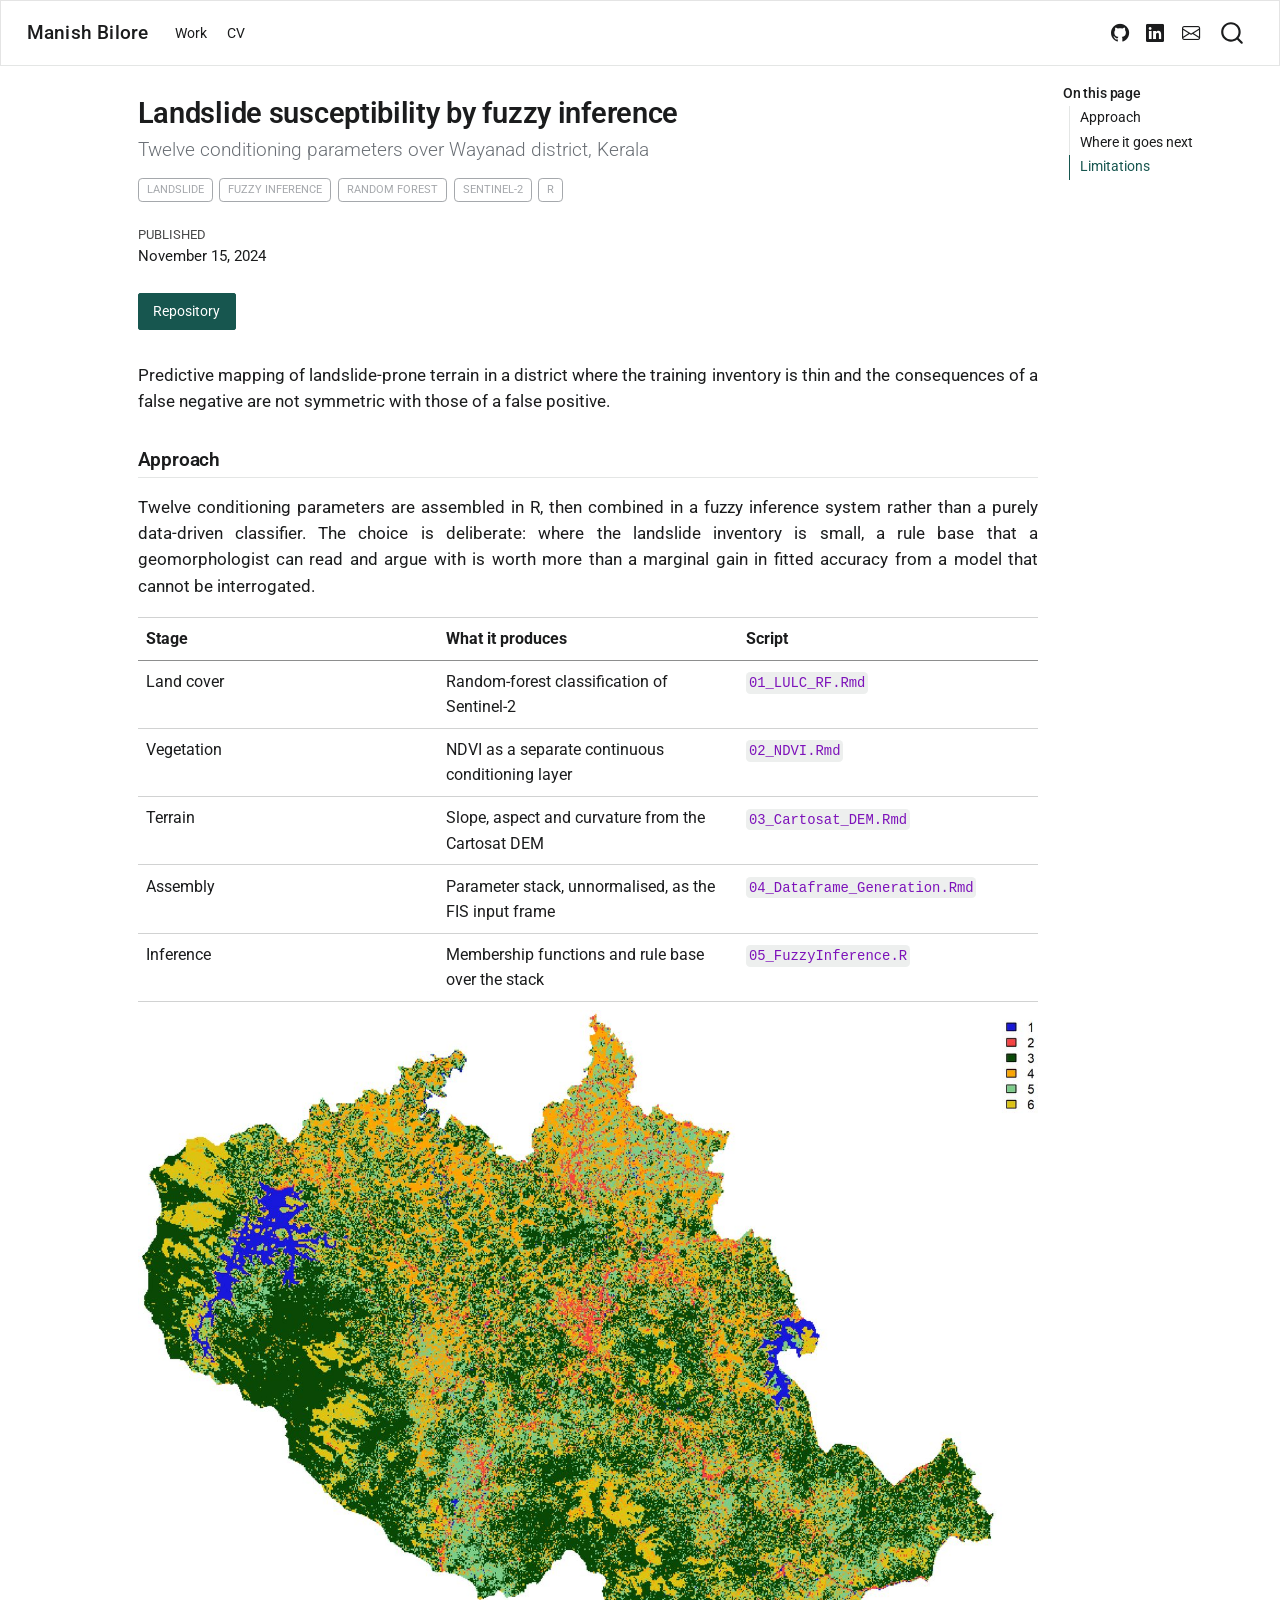
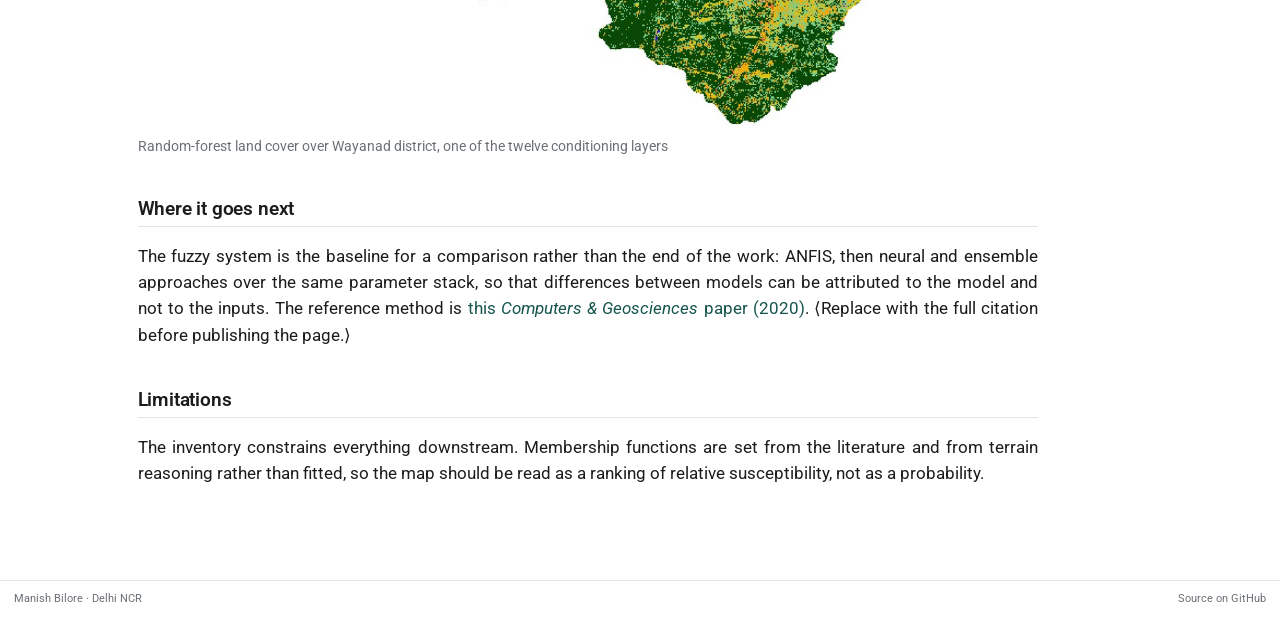
<file: projects/landslide-fuzzy-inference.html>
<!DOCTYPE html>
<html xmlns="http://www.w3.org/1999/xhtml" lang="en" xml:lang="en"><head>

<meta charset="utf-8">
<meta name="generator" content="quarto-1.10.19">

<meta name="viewport" content="width=device-width, initial-scale=1.0, user-scalable=yes">

<meta name="dcterms.date" content="2024-11-15">

<title>Landslide susceptibility by fuzzy inference – Manish Bilore</title>
<style>
/* Default styles provided by pandoc.
** See https://pandoc.org/MANUAL.html#variables-for-html for config info.
*/
span.smallcaps{font-variant: small-caps;}
div.columns{display: flex; gap: 1.5em;}
div.column{flex: auto;}
@media screen {
div.columns{gap: min(4vw, 1.5em);}
div.column{overflow-x: auto;}
}
div.hanging-indent{margin-left: 1.5em; text-indent: -1.5em;}
ul.task-list{list-style: none;}
ul.task-list li input[type="checkbox"] {
  width: 0.8em;
  margin: 0 0.8em 0.2em -1em; /* quarto-specific, see https://github.com/quarto-dev/quarto-cli/issues/4556 */ 
  vertical-align: middle;
}
</style>


<script src="../site_libs/quarto-nav/quarto-nav.js"></script>
<script src="../site_libs/quarto-nav/headroom.min.js"></script>
<script src="../site_libs/clipboard/clipboard.min.js"></script>
<script src="../site_libs/quarto-search/autocomplete.umd.js"></script>
<script src="../site_libs/quarto-search/fuse.min.js"></script>
<script src="../site_libs/quarto-search/quarto-search.js"></script>
<meta name="quarto:offset" content="../">
<script src="../site_libs/quarto-html/quarto.js" type="module"></script>
<script src="../site_libs/quarto-html/tabsets/tabsets.js" type="module"></script>
<script src="../site_libs/quarto-html/popper.min.js"></script>
<script src="../site_libs/quarto-html/tippy.umd.min.js"></script>
<link href="../site_libs/quarto-html/tippy.css" rel="stylesheet">
<link href="../site_libs/quarto-html/quarto-syntax-highlighting-bf27225e3a48a9273f3daa8f8e829971.css" rel="stylesheet" id="quarto-text-highlighting-styles">
<script src="../site_libs/bootstrap/bootstrap.min.js"></script>
<link href="../site_libs/bootstrap/bootstrap-icons.css" rel="stylesheet">
<link href="../site_libs/bootstrap/bootstrap-a53a1ec59e0987c590a83ccec03818f2.min.css" rel="stylesheet" append-hash="true" id="quarto-bootstrap" data-mode="light">
<script id="quarto-search-options" type="application/json">{
  "location": "navbar",
  "copy-button": false,
  "collapse-after": 3,
  "panel-placement": "end",
  "type": "overlay",
  "limit": 50,
  "keyboard-shortcut": [
    "f",
    "/",
    "s"
  ],
  "show-item-context": false,
  "language": {
    "search-no-results-text": "No results",
    "search-matching-documents-text": "matching documents",
    "search-copy-link-title": "Copy link to search",
    "search-hide-matches-text": "Hide additional matches",
    "search-more-match-text": "more match in this document",
    "search-more-matches-text": "more matches in this document",
    "search-clear-button-title": "Clear",
    "search-text-placeholder": "",
    "search-detached-cancel-button-title": "Cancel",
    "search-submit-button-title": "Submit",
    "search-label": "Search"
  }
}</script>
<link rel="preconnect" href="https://fonts.googleapis.com">
<link rel="preconnect" href="https://fonts.gstatic.com" crossorigin="">
<link href="https://fonts.googleapis.com/css2?family=Roboto:wght@300;400;500;700&amp;display=swap" rel="stylesheet">


<meta property="og:title" content="Landslide susceptibility by fuzzy inference – Manish Bilore">
<meta property="og:description" content="Twelve conditioning parameters over Wayanad district, Kerala">
<meta property="og:image" content="https://manish-bilore.github.io/images/gnr627-lulc.jpg">
<meta property="og:site_name" content="Manish Bilore">
</head>

<body class="nav-fixed quarto-light">

<div id="quarto-search-results"></div>
  <header id="quarto-header" class="headroom fixed-top">
    <nav class="navbar navbar-expand-lg " data-bs-theme="dark">
      <div class="navbar-container container-fluid">
      <div class="navbar-brand-container mx-auto">
    <a class="navbar-brand" href="../index.html">
    <span class="navbar-title">Manish Bilore</span>
    </a>
  </div>
            <div id="quarto-search" class="" title="Search"></div>
          <button class="navbar-toggler" type="button" data-bs-toggle="collapse" data-bs-target="#navbarCollapse" aria-controls="navbarCollapse" role="menu" aria-expanded="false" aria-label="Toggle navigation" onclick="if (window.quartoToggleHeadroom) { window.quartoToggleHeadroom(); }">
  <span class="navbar-toggler-icon"></span>
</button>
          <div class="collapse navbar-collapse" id="navbarCollapse">
            <ul class="navbar-nav navbar-nav-scroll me-auto">
  <li class="nav-item">
    <a class="nav-link" href="../projects.html"> 
<span class="menu-text">Work</span></a>
  </li>  
  <li class="nav-item">
    <a class="nav-link" href="../cv.html"> 
<span class="menu-text">CV</span></a>
  </li>  
</ul>
            <ul class="navbar-nav navbar-nav-scroll ms-auto">
  <li class="nav-item compact">
    <a class="nav-link" href="https://github.com/Manish-Bilore"> <i class="bi bi-github" role="img" aria-label="GitHub">
</i> 
<span class="menu-text"></span></a>
  </li>  
  <li class="nav-item compact">
    <a class="nav-link" href="https://www.linkedin.com/in/manish-b-44212084/"> <i class="bi bi-linkedin" role="img" aria-label="LinkedIn">
</i> 
<span class="menu-text"></span></a>
  </li>  
  <li class="nav-item compact">
    <a class="nav-link" href="mailto:manish.bilore@gmail.com"> <i class="bi bi-envelope" role="img" aria-label="Email">
</i> 
<span class="menu-text"></span></a>
  </li>  
</ul>
          </div> <!-- /navcollapse -->
            <div class="quarto-navbar-tools">
</div>
      </div> <!-- /container-fluid -->
    </nav>
</header>
<!-- content -->
<div id="quarto-content" class="quarto-container page-columns page-rows-contents page-layout-article page-navbar">
<!-- sidebar -->
<!-- margin-sidebar -->
    <div id="quarto-margin-sidebar" class="sidebar margin-sidebar">
        <nav id="TOC" role="doc-toc" class="toc-active">
    <h2 id="toc-title">On this page</h2>
   
  <ul class="collapse">
  <li><a href="#approach" id="toc-approach" class="nav-link active" data-scroll-target="#approach">Approach</a></li>
  <li><a href="#where-it-goes-next" id="toc-where-it-goes-next" class="nav-link" data-scroll-target="#where-it-goes-next">Where it goes next</a></li>
  <li><a href="#limitations" id="toc-limitations" class="nav-link" data-scroll-target="#limitations">Limitations</a></li>
  </ul>
</nav>
    </div>
<!-- main -->
<main class="content" id="quarto-document-content">

<header id="title-block-header" class="quarto-title-block default">
<div class="quarto-title">
<h1 class="title">Landslide susceptibility by fuzzy inference</h1>
<p class="subtitle lead">Twelve conditioning parameters over Wayanad district, Kerala</p>
  <div class="quarto-categories">
    <div class="quarto-category">landslide</div>
    <div class="quarto-category">fuzzy inference</div>
    <div class="quarto-category">random forest</div>
    <div class="quarto-category">Sentinel-2</div>
    <div class="quarto-category">R</div>
  </div>
  </div>



<div class="quarto-title-meta">

    
    <div>
    <div class="quarto-title-meta-heading">Published</div>
    <div class="quarto-title-meta-contents">
      <p class="date">November 15, 2024</p>
    </div>
  </div>
  
    
  </div>
  


</header>


<div class="project-links">
<p><a href="https://github.com/Manish-Bilore/GNR-627-Predictive-Modelling-Landslide-Project" class="btn btn-primary">Repository</a></p>
</div>
<p>Predictive mapping of landslide-prone terrain in a district where the training inventory is thin and the consequences of a false negative are not symmetric with those of a false positive.</p>
<section id="approach" class="level2">
<h2 data-anchor-id="approach">Approach</h2>
<p>Twelve conditioning parameters are assembled in R, then combined in a fuzzy inference system rather than a purely data-driven classifier. The choice is deliberate: where the landslide inventory is small, a rule base that a geomorphologist can read and argue with is worth more than a marginal gain in fitted accuracy from a model that cannot be interrogated.</p>
<table class="caption-top table">
<colgroup>
<col style="width: 33%">
<col style="width: 33%">
<col style="width: 33%">
</colgroup>
<thead>
<tr class="header">
<th>Stage</th>
<th>What it produces</th>
<th>Script</th>
</tr>
</thead>
<tbody>
<tr class="odd">
<td>Land cover</td>
<td>Random-forest classification of Sentinel-2</td>
<td><code>01_LULC_RF.Rmd</code></td>
</tr>
<tr class="even">
<td>Vegetation</td>
<td>NDVI as a separate continuous conditioning layer</td>
<td><code>02_NDVI.Rmd</code></td>
</tr>
<tr class="odd">
<td>Terrain</td>
<td>Slope, aspect and curvature from the Cartosat DEM</td>
<td><code>03_Cartosat_DEM.Rmd</code></td>
</tr>
<tr class="even">
<td>Assembly</td>
<td>Parameter stack, unnormalised, as the FIS input frame</td>
<td><code>04_Dataframe_Generation.Rmd</code></td>
</tr>
<tr class="odd">
<td>Inference</td>
<td>Membership functions and rule base over the stack</td>
<td><code>05_FuzzyInference.R</code></td>
</tr>
</tbody>
</table>
<div class="quarto-figure quarto-figure-center">
<figure class="figure">
<p><img src="../images/gnr627-lulc.jpg" class="img-fluid figure-img"></p>
<figcaption>Random-forest land cover over Wayanad district, one of the twelve conditioning layers</figcaption>
</figure>
</div>
</section>
<section id="where-it-goes-next" class="level2">
<h2 data-anchor-id="where-it-goes-next">Where it goes next</h2>
<p>The fuzzy system is the baseline for a comparison rather than the end of the work: ANFIS, then neural and ensemble approaches over the same parameter stack, so that differences between models can be attributed to the model and not to the inputs. The reference method is <a href="https://doi.org/10.1016/j.cageo.2020.104592">this <em>Computers &amp; Geosciences</em> paper (2020)</a>. ⟨Replace with the full citation before publishing the page.⟩</p>
</section>
<section id="limitations" class="level2">
<h2 data-anchor-id="limitations">Limitations</h2>
<p>The inventory constrains everything downstream. Membership functions are set from the literature and from terrain reasoning rather than fitted, so the map should be read as a ranking of relative susceptibility, not as a probability.</p>


</section>

</main> <!-- /main -->
<script id="quarto-html-after-body" type="application/javascript">
  window.document.addEventListener("DOMContentLoaded", function (event) {
    const isCodeAnnotation = (el) => {
      for (const clz of el.classList) {
        if (clz.startsWith('code-annotation-')) {                     
          return true;
        }
      }
      return false;
    }
    const onCopySuccess = function(e) {
      // button target
      const button = e.trigger;
      // don't keep focus
      button.blur();
      // flash "checked"
      button.classList.add('code-copy-button-checked');
      var currentTitle = button.getAttribute("title");
      button.setAttribute("title", "Copied!");
      let tooltip;
      if (window.bootstrap) {
        button.setAttribute("data-bs-toggle", "tooltip");
        button.setAttribute("data-bs-placement", "left");
        button.setAttribute("data-bs-title", "Copied!");
        tooltip = new bootstrap.Tooltip(button, 
          { trigger: "manual", 
            customClass: "code-copy-button-tooltip",
            offset: [0, -8]});
        tooltip.show();    
      }
      setTimeout(function() {
        if (tooltip) {
          tooltip.hide();
          button.removeAttribute("data-bs-title");
          button.removeAttribute("data-bs-toggle");
          button.removeAttribute("data-bs-placement");
        }
        button.setAttribute("title", currentTitle);
        button.classList.remove('code-copy-button-checked');
      }, 1000);
      // clear code selection
      e.clearSelection();
    }
    const getTextToCopy = function(trigger) {
      const outerScaffold = trigger.parentElement.cloneNode(true);
      const codeEl = outerScaffold.querySelector('code');
      for (const childEl of codeEl.children) {
        if (isCodeAnnotation(childEl)) {
          childEl.remove();
        }
      }
      return codeEl.innerText;
    }
    const clipboard = new window.ClipboardJS('.code-copy-button:not([data-in-quarto-modal])', {
      text: getTextToCopy
    });
    clipboard.on('success', onCopySuccess);
    if (window.document.getElementById('quarto-embedded-source-code-modal')) {
      const clipboardModal = new window.ClipboardJS('.code-copy-button[data-in-quarto-modal]', {
        text: getTextToCopy,
        container: window.document.getElementById('quarto-embedded-source-code-modal')
      });
      clipboardModal.on('success', onCopySuccess);
    }
      var localhostRegex = new RegExp(/^(?:http|https):\/\/localhost\:?[0-9]*\//);
      var mailtoRegex = new RegExp(/^mailto:/);
        var filterRegex = new RegExp("https:\/\/manish-bilore\.github\.io");
      var isInternal = (href) => {
          return filterRegex.test(href) || localhostRegex.test(href) || mailtoRegex.test(href);
      }
      // Inspect non-navigation links and adorn them if external
     var links = window.document.querySelectorAll('a[href]:not(.nav-link):not(.navbar-brand):not(.toc-action):not(.sidebar-link):not(.sidebar-item-toggle):not(.pagination-link):not(.no-external):not([aria-hidden]):not(.dropdown-item):not(.quarto-navigation-tool):not(.about-link)');
      for (var i=0; i<links.length; i++) {
        const link = links[i];
        if (!isInternal(link.href)) {
          // undo the damage that might have been done by quarto-nav.js in the case of
          // links that we want to consider external
          if (link.dataset.originalHref !== undefined) {
            link.href = link.dataset.originalHref;
          }
            // target, if specified
            link.setAttribute("target", "_blank");
            if (link.getAttribute("rel") === null) {
              link.setAttribute("rel", "noopener");
            }
        }
      }
    function tippyHover(el, contentFn, onTriggerFn, onUntriggerFn) {
      const config = {
        allowHTML: true,
        maxWidth: 500,
        delay: 100,
        arrow: false,
        appendTo: function(el) {
            return el.parentElement;
        },
        interactive: true,
        interactiveBorder: 10,
        theme: 'quarto',
        placement: 'bottom-start',
      };
      if (contentFn) {
        config.content = contentFn;
      }
      if (onTriggerFn) {
        config.onTrigger = onTriggerFn;
      }
      if (onUntriggerFn) {
        config.onUntrigger = onUntriggerFn;
      }
      window.tippy(el, config); 
    }
    const noterefs = window.document.querySelectorAll('a[role="doc-noteref"]');
    for (var i=0; i<noterefs.length; i++) {
      const ref = noterefs[i];
      tippyHover(ref, function() {
        // use id or data attribute instead here
        let href = ref.getAttribute('data-footnote-href') || ref.getAttribute('href');
        try { href = new URL(href).hash; } catch {}
        const id = href.replace(/^#\/?/, "");
        const note = window.document.getElementById(id);
        if (note) {
          return note.innerHTML;
        } else {
          return "";
        }
      });
    }
    const xrefs = window.document.querySelectorAll('a.quarto-xref');
    const processXRef = (id, note) => {
      // Strip column container classes
      const stripColumnClz = (el) => {
        el.classList.remove("page-full", "page-columns");
        if (el.children) {
          for (const child of el.children) {
            stripColumnClz(child);
          }
        }
      }
      stripColumnClz(note)
      if (id === null || id.startsWith('sec-')) {
        // Special case sections, only their first couple elements
        const container = document.createElement("div");
        if (note.children && note.children.length > 2) {
          container.appendChild(note.children[0].cloneNode(true));
          for (let i = 1; i < note.children.length; i++) {
            const child = note.children[i];
            if (child.tagName === "P" && child.innerText === "") {
              continue;
            } else {
              container.appendChild(child.cloneNode(true));
              break;
            }
          }
          if (window.Quarto?.typesetMath) {
            window.Quarto.typesetMath(container);
          }
          return container.innerHTML
        } else {
          if (window.Quarto?.typesetMath) {
            window.Quarto.typesetMath(note);
          }
          return note.innerHTML;
        }
      } else {
        // Remove any anchor links if they are present
        const anchorLink = note.querySelector('a.anchorjs-link');
        if (anchorLink) {
          anchorLink.remove();
        }
        if (window.Quarto?.typesetMath) {
          window.Quarto.typesetMath(note);
        }
        if (note.classList.contains("callout")) {
          return note.outerHTML;
        } else {
          return note.innerHTML;
        }
      }
    }
    for (var i=0; i<xrefs.length; i++) {
      const xref = xrefs[i];
      tippyHover(xref, undefined, function(instance) {
        instance.disable();
        let url = xref.getAttribute('href');
        let hash = undefined; 
        if (url.startsWith('#')) {
          hash = url;
        } else {
          try { hash = new URL(url).hash; } catch {}
        }
        if (hash) {
          const id = hash.replace(/^#\/?/, "");
          const note = window.document.getElementById(id);
          if (note !== null) {
            try {
              const html = processXRef(id, note.cloneNode(true));
              instance.setContent(html);
            } finally {
              instance.enable();
              instance.show();
            }
          } else {
            // See if we can fetch this
            fetch(url.split('#')[0])
            .then(res => res.text())
            .then(html => {
              const parser = new DOMParser();
              const htmlDoc = parser.parseFromString(html, "text/html");
              const note = htmlDoc.getElementById(id);
              if (note !== null) {
                const html = processXRef(id, note);
                instance.setContent(html);
              } 
            }).finally(() => {
              instance.enable();
              instance.show();
            });
          }
        } else {
          // See if we can fetch a full url (with no hash to target)
          // This is a special case and we should probably do some content thinning / targeting
          fetch(url)
          .then(res => res.text())
          .then(html => {
            const parser = new DOMParser();
            const htmlDoc = parser.parseFromString(html, "text/html");
            const note = htmlDoc.querySelector('main.content');
            if (note !== null) {
              // This should only happen for chapter cross references
              // (since there is no id in the URL)
              // remove the first header
              if (note.children.length > 0 && note.children[0].tagName === "HEADER") {
                note.children[0].remove();
              }
              const html = processXRef(null, note);
              instance.setContent(html);
            } 
          }).finally(() => {
            instance.enable();
            instance.show();
          });
        }
      }, function(instance) {
      });
    }
        let selectedAnnoteEl;
        const selectorForAnnotation = ( cell, annotation) => {
          let cellAttr = 'data-code-cell="' + cell + '"';
          let lineAttr = 'data-code-annotation="' +  annotation + '"';
          const selector = 'span[' + cellAttr + '][' + lineAttr + ']';
          return selector;
        }
        const selectCodeLines = (annoteEl) => {
          const doc = window.document;
          const targetCell = annoteEl.getAttribute("data-target-cell");
          const targetAnnotation = annoteEl.getAttribute("data-target-annotation");
          const annoteSpan = window.document.querySelector(selectorForAnnotation(targetCell, targetAnnotation));
          const lines = annoteSpan.getAttribute("data-code-lines").split(",");
          const lineIds = lines.map((line) => {
            return targetCell + "-" + line;
          })
          let top = null;
          let height = null;
          let parent = null;
          if (lineIds.length > 0) {
              //compute the position of the single el (top and bottom and make a div)
              const el = window.document.getElementById(lineIds[0]);
              top = el.offsetTop;
              height = el.offsetHeight;
              parent = el.parentElement.parentElement;
            if (lineIds.length > 1) {
              const lastEl = window.document.getElementById(lineIds[lineIds.length - 1]);
              const bottom = lastEl.offsetTop + lastEl.offsetHeight;
              height = bottom - top;
            }
            if (top !== null && height !== null && parent !== null) {
              // cook up a div (if necessary) and position it 
              let div = window.document.getElementById("code-annotation-line-highlight");
              if (div === null) {
                div = window.document.createElement("div");
                div.setAttribute("id", "code-annotation-line-highlight");
                div.style.position = 'absolute';
                parent.appendChild(div);
              }
              div.style.top = top - 2 + "px";
              div.style.height = height + 4 + "px";
              div.style.left = 0;
              let gutterDiv = window.document.getElementById("code-annotation-line-highlight-gutter");
              if (gutterDiv === null) {
                gutterDiv = window.document.createElement("div");
                gutterDiv.setAttribute("id", "code-annotation-line-highlight-gutter");
                gutterDiv.style.position = 'absolute';
                const codeCell = window.document.getElementById(targetCell);
                const gutter = codeCell.querySelector('.code-annotation-gutter');
                gutter.appendChild(gutterDiv);
              }
              gutterDiv.style.top = top - 2 + "px";
              gutterDiv.style.height = height + 4 + "px";
            }
            selectedAnnoteEl = annoteEl;
          }
        };
        const unselectCodeLines = () => {
          const elementsIds = ["code-annotation-line-highlight", "code-annotation-line-highlight-gutter"];
          elementsIds.forEach((elId) => {
            const div = window.document.getElementById(elId);
            if (div) {
              div.remove();
            }
          });
          selectedAnnoteEl = undefined;
        };
          // Handle positioning of the toggle
      window.addEventListener(
        "resize",
        throttle(() => {
          elRect = undefined;
          if (selectedAnnoteEl) {
            selectCodeLines(selectedAnnoteEl);
          }
        }, 10)
      );
      function throttle(fn, ms) {
      let throttle = false;
      let timer;
        return (...args) => {
          if(!throttle) { // first call gets through
              fn.apply(this, args);
              throttle = true;
          } else { // all the others get throttled
              if(timer) clearTimeout(timer); // cancel #2
              timer = setTimeout(() => {
                fn.apply(this, args);
                timer = throttle = false;
              }, ms);
          }
        };
      }
        // Attach click handler to the DT
        const annoteDls = window.document.querySelectorAll('dt[data-target-cell]');
        for (const annoteDlNode of annoteDls) {
          annoteDlNode.addEventListener('click', (event) => {
            const clickedEl = event.target;
            if (clickedEl !== selectedAnnoteEl) {
              unselectCodeLines();
              const activeEl = window.document.querySelector('dt[data-target-cell].code-annotation-active');
              if (activeEl) {
                activeEl.classList.remove('code-annotation-active');
              }
              selectCodeLines(clickedEl);
              clickedEl.classList.add('code-annotation-active');
            } else {
              // Unselect the line
              unselectCodeLines();
              clickedEl.classList.remove('code-annotation-active');
            }
          });
        }
    const findCites = (el) => {
      const parentEl = el.parentElement;
      if (parentEl) {
        const cites = parentEl.dataset.cites;
        if (cites) {
          return {
            el,
            cites: cites.split(' ')
          };
        } else {
          return findCites(el.parentElement)
        }
      } else {
        return undefined;
      }
    };
    var bibliorefs = window.document.querySelectorAll('a[role="doc-biblioref"]');
    for (var i=0; i<bibliorefs.length; i++) {
      const ref = bibliorefs[i];
      const citeInfo = findCites(ref);
      if (citeInfo) {
        tippyHover(citeInfo.el, function() {
          var popup = window.document.createElement('div');
          citeInfo.cites.forEach(function(cite) {
            var citeDiv = window.document.createElement('div');
            citeDiv.classList.add('hanging-indent');
            citeDiv.classList.add('csl-entry');
            var biblioDiv = window.document.getElementById('ref-' + cite);
            if (biblioDiv) {
              citeDiv.innerHTML = biblioDiv.innerHTML;
            }
            popup.appendChild(citeDiv);
          });
          return popup.innerHTML;
        });
      }
    }
  });
  </script>
</div> <!-- /content -->
<footer class="footer">
  <div class="nav-footer">
    <div class="nav-footer-left">
<p>Manish Bilore · Delhi NCR</p>
</div>   
    <div class="nav-footer-center">
      &nbsp;
    </div>
    <div class="nav-footer-right">
<p>Source on <a href="https://github.com/Manish-Bilore/Manish-Bilore.github.io">GitHub</a></p>
</div>
  </div>
</footer>




</body></html>
</file>
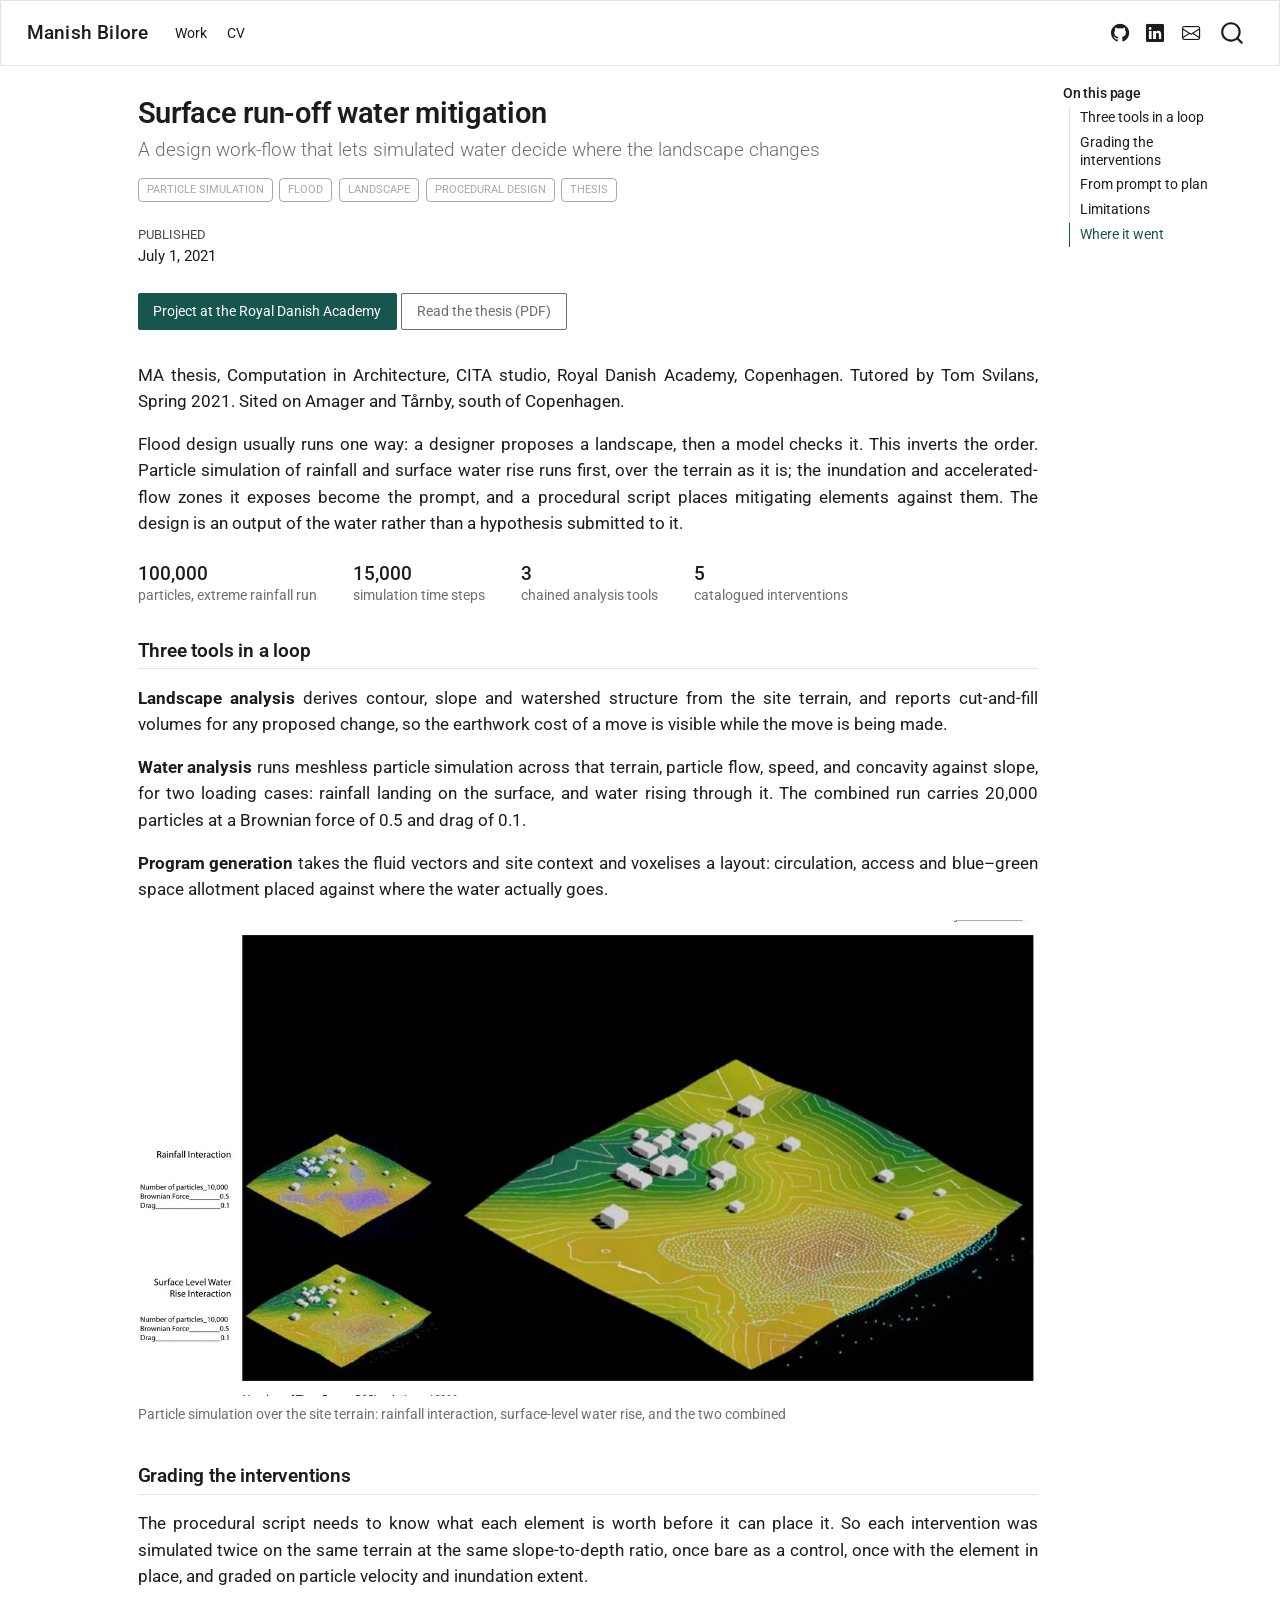
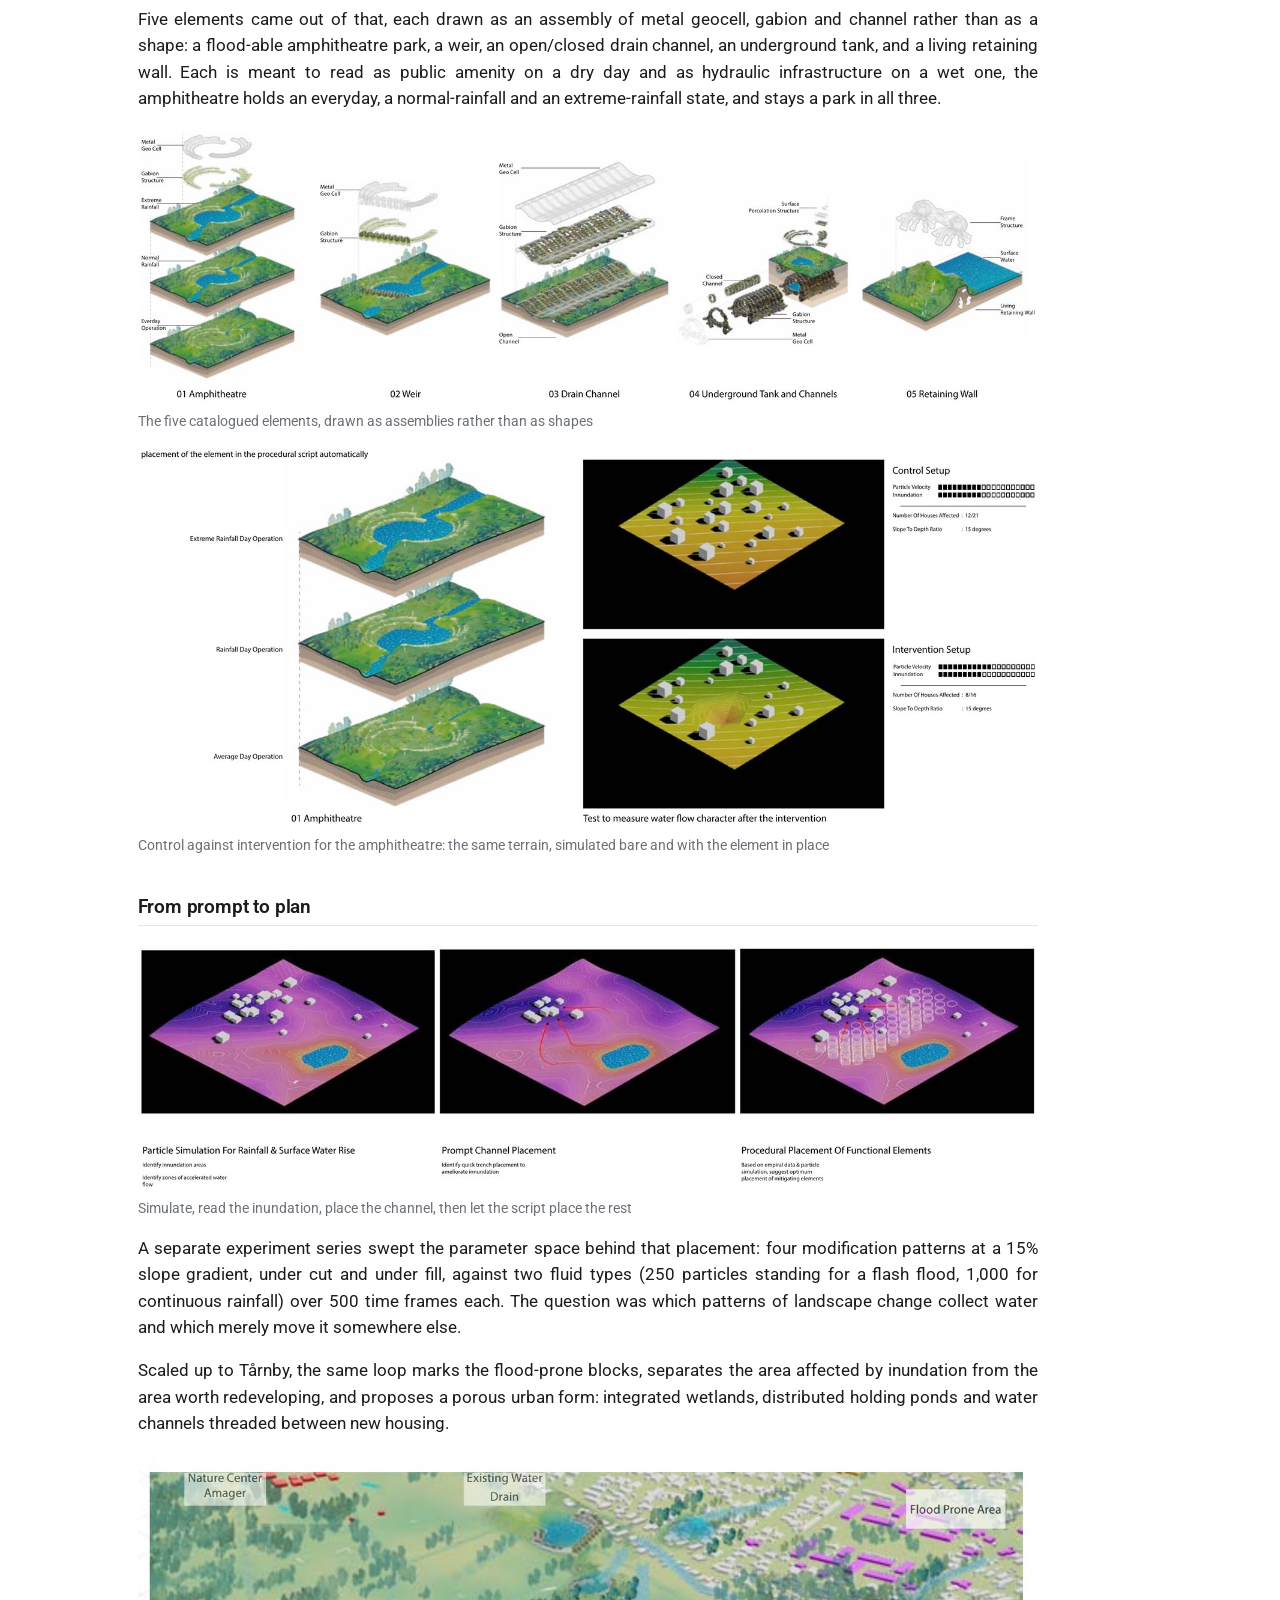
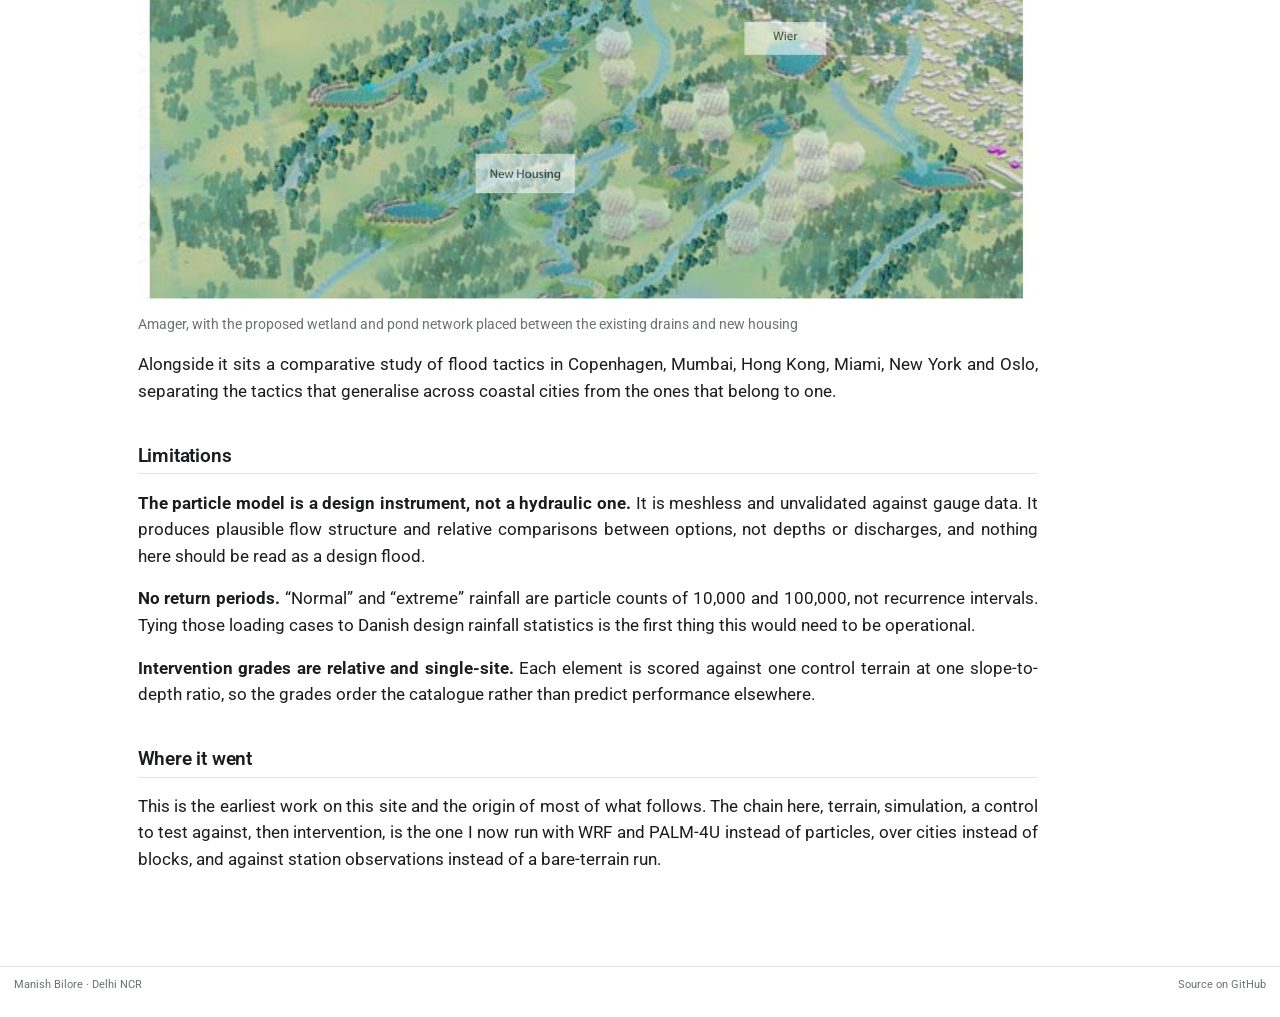
<file: projects/surface-runoff-mitigation.html>
<!DOCTYPE html>
<html xmlns="http://www.w3.org/1999/xhtml" lang="en" xml:lang="en"><head>

<meta charset="utf-8">
<meta name="generator" content="quarto-1.10.19">

<meta name="viewport" content="width=device-width, initial-scale=1.0, user-scalable=yes">

<meta name="dcterms.date" content="2021-07-01">

<title>Surface run-off water mitigation – Manish Bilore</title>
<style>
/* Default styles provided by pandoc.
** See https://pandoc.org/MANUAL.html#variables-for-html for config info.
*/
span.smallcaps{font-variant: small-caps;}
div.columns{display: flex; gap: 1.5em;}
div.column{flex: auto;}
@media screen {
div.columns{gap: min(4vw, 1.5em);}
div.column{overflow-x: auto;}
}
div.hanging-indent{margin-left: 1.5em; text-indent: -1.5em;}
ul.task-list{list-style: none;}
ul.task-list li input[type="checkbox"] {
  width: 0.8em;
  margin: 0 0.8em 0.2em -1em; /* quarto-specific, see https://github.com/quarto-dev/quarto-cli/issues/4556 */ 
  vertical-align: middle;
}
</style>


<script src="../site_libs/quarto-nav/quarto-nav.js"></script>
<script src="../site_libs/quarto-nav/headroom.min.js"></script>
<script src="../site_libs/clipboard/clipboard.min.js"></script>
<script src="../site_libs/quarto-search/autocomplete.umd.js"></script>
<script src="../site_libs/quarto-search/fuse.min.js"></script>
<script src="../site_libs/quarto-search/quarto-search.js"></script>
<meta name="quarto:offset" content="../">
<script src="../site_libs/quarto-html/quarto.js" type="module"></script>
<script src="../site_libs/quarto-html/tabsets/tabsets.js" type="module"></script>
<script src="../site_libs/quarto-html/popper.min.js"></script>
<script src="../site_libs/quarto-html/tippy.umd.min.js"></script>
<link href="../site_libs/quarto-html/tippy.css" rel="stylesheet">
<link href="../site_libs/quarto-html/quarto-syntax-highlighting-bf27225e3a48a9273f3daa8f8e829971.css" rel="stylesheet" id="quarto-text-highlighting-styles">
<script src="../site_libs/bootstrap/bootstrap.min.js"></script>
<link href="../site_libs/bootstrap/bootstrap-icons.css" rel="stylesheet">
<link href="../site_libs/bootstrap/bootstrap-a53a1ec59e0987c590a83ccec03818f2.min.css" rel="stylesheet" append-hash="true" id="quarto-bootstrap" data-mode="light">
<script id="quarto-search-options" type="application/json">{
  "location": "navbar",
  "copy-button": false,
  "collapse-after": 3,
  "panel-placement": "end",
  "type": "overlay",
  "limit": 50,
  "keyboard-shortcut": [
    "f",
    "/",
    "s"
  ],
  "show-item-context": false,
  "language": {
    "search-no-results-text": "No results",
    "search-matching-documents-text": "matching documents",
    "search-copy-link-title": "Copy link to search",
    "search-hide-matches-text": "Hide additional matches",
    "search-more-match-text": "more match in this document",
    "search-more-matches-text": "more matches in this document",
    "search-clear-button-title": "Clear",
    "search-text-placeholder": "",
    "search-detached-cancel-button-title": "Cancel",
    "search-submit-button-title": "Submit",
    "search-label": "Search"
  }
}</script>
<link rel="preconnect" href="https://fonts.googleapis.com">
<link rel="preconnect" href="https://fonts.gstatic.com" crossorigin="">
<link href="https://fonts.googleapis.com/css2?family=Roboto:wght@300;400;500;700&amp;display=swap" rel="stylesheet">


<meta property="og:title" content="Surface run-off water mitigation – Manish Bilore">
<meta property="og:description" content="A design work-flow that lets simulated water decide where the landscape changes">
<meta property="og:image" content="https://manish-bilore.github.io/images/runoff/particle-simulation.jpg">
<meta property="og:site_name" content="Manish Bilore">
</head>

<body class="nav-fixed quarto-light">

<div id="quarto-search-results"></div>
  <header id="quarto-header" class="headroom fixed-top">
    <nav class="navbar navbar-expand-lg " data-bs-theme="dark">
      <div class="navbar-container container-fluid">
      <div class="navbar-brand-container mx-auto">
    <a class="navbar-brand" href="../index.html">
    <span class="navbar-title">Manish Bilore</span>
    </a>
  </div>
            <div id="quarto-search" class="" title="Search"></div>
          <button class="navbar-toggler" type="button" data-bs-toggle="collapse" data-bs-target="#navbarCollapse" aria-controls="navbarCollapse" role="menu" aria-expanded="false" aria-label="Toggle navigation" onclick="if (window.quartoToggleHeadroom) { window.quartoToggleHeadroom(); }">
  <span class="navbar-toggler-icon"></span>
</button>
          <div class="collapse navbar-collapse" id="navbarCollapse">
            <ul class="navbar-nav navbar-nav-scroll me-auto">
  <li class="nav-item">
    <a class="nav-link" href="../projects.html"> 
<span class="menu-text">Work</span></a>
  </li>  
  <li class="nav-item">
    <a class="nav-link" href="../cv.html"> 
<span class="menu-text">CV</span></a>
  </li>  
</ul>
            <ul class="navbar-nav navbar-nav-scroll ms-auto">
  <li class="nav-item compact">
    <a class="nav-link" href="https://github.com/Manish-Bilore"> <i class="bi bi-github" role="img" aria-label="GitHub">
</i> 
<span class="menu-text"></span></a>
  </li>  
  <li class="nav-item compact">
    <a class="nav-link" href="https://www.linkedin.com/in/manish-b-44212084/"> <i class="bi bi-linkedin" role="img" aria-label="LinkedIn">
</i> 
<span class="menu-text"></span></a>
  </li>  
  <li class="nav-item compact">
    <a class="nav-link" href="mailto:manish.bilore@gmail.com"> <i class="bi bi-envelope" role="img" aria-label="Email">
</i> 
<span class="menu-text"></span></a>
  </li>  
</ul>
          </div> <!-- /navcollapse -->
            <div class="quarto-navbar-tools">
</div>
      </div> <!-- /container-fluid -->
    </nav>
</header>
<!-- content -->
<div id="quarto-content" class="quarto-container page-columns page-rows-contents page-layout-article page-navbar">
<!-- sidebar -->
<!-- margin-sidebar -->
    <div id="quarto-margin-sidebar" class="sidebar margin-sidebar">
        <nav id="TOC" role="doc-toc" class="toc-active">
    <h2 id="toc-title">On this page</h2>
   
  <ul class="collapse">
  <li><a href="#three-tools-in-a-loop" id="toc-three-tools-in-a-loop" class="nav-link active" data-scroll-target="#three-tools-in-a-loop">Three tools in a loop</a></li>
  <li><a href="#grading-the-interventions" id="toc-grading-the-interventions" class="nav-link" data-scroll-target="#grading-the-interventions">Grading the interventions</a></li>
  <li><a href="#from-prompt-to-plan" id="toc-from-prompt-to-plan" class="nav-link" data-scroll-target="#from-prompt-to-plan">From prompt to plan</a></li>
  <li><a href="#limitations" id="toc-limitations" class="nav-link" data-scroll-target="#limitations">Limitations</a></li>
  <li><a href="#where-it-went" id="toc-where-it-went" class="nav-link" data-scroll-target="#where-it-went">Where it went</a></li>
  </ul>
</nav>
    </div>
<!-- main -->
<main class="content" id="quarto-document-content">

<header id="title-block-header" class="quarto-title-block default">
<div class="quarto-title">
<h1 class="title">Surface run-off water mitigation</h1>
<p class="subtitle lead">A design work-flow that lets simulated water decide where the landscape changes</p>
  <div class="quarto-categories">
    <div class="quarto-category">particle simulation</div>
    <div class="quarto-category">flood</div>
    <div class="quarto-category">landscape</div>
    <div class="quarto-category">procedural design</div>
    <div class="quarto-category">thesis</div>
  </div>
  </div>



<div class="quarto-title-meta">

    
    <div>
    <div class="quarto-title-meta-heading">Published</div>
    <div class="quarto-title-meta-contents">
      <p class="date">July 1, 2021</p>
    </div>
  </div>
  
    
  </div>
  


</header>


<div class="project-links">
<p><a href="https://royaldanishacademy.com/en/node/4661" class="btn btn-primary">Project at the Royal Danish Academy</a> <a href="../files/ManishBilore-MA-surface-runoff.pdf" class="btn btn-outline-secondary">Read the thesis (PDF)</a></p>
</div>
<p>MA thesis, Computation in Architecture, CITA studio, Royal Danish Academy, Copenhagen. Tutored by Tom Svilans, Spring 2021. Sited on Amager and Tårnby, south of Copenhagen.</p>
<p>Flood design usually runs one way: a designer proposes a landscape, then a model checks it. This inverts the order. Particle simulation of rainfall and surface water rise runs first, over the terrain as it is; the inundation and accelerated-flow zones it exposes become the prompt, and a procedural script places mitigating elements against them. The design is an output of the water rather than a hypothesis submitted to it.</p>
<div class="facts">
<div>
<div class="n">
100,000
</div>
<div class="l">
particles, extreme rainfall run
</div>
</div>
<div>
<div class="n">
15,000
</div>
<div class="l">
simulation time steps
</div>
</div>
<div>
<div class="n">
3
</div>
<div class="l">
chained analysis tools
</div>
</div>
<div>
<div class="n">
5
</div>
<div class="l">
catalogued interventions
</div>
</div>
</div>
<section id="three-tools-in-a-loop" class="level2">
<h2 data-anchor-id="three-tools-in-a-loop">Three tools in a loop</h2>
<p><strong>Landscape analysis</strong> derives contour, slope and watershed structure from the site terrain, and reports cut-and-fill volumes for any proposed change, so the earthwork cost of a move is visible while the move is being made.</p>
<p><strong>Water analysis</strong> runs meshless particle simulation across that terrain, particle flow, speed, and concavity against slope, for two loading cases: rainfall landing on the surface, and water rising through it. The combined run carries 20,000 particles at a Brownian force of 0.5 and drag of 0.1.</p>
<p><strong>Program generation</strong> takes the fluid vectors and site context and voxelises a layout: circulation, access and blue–green space allotment placed against where the water actually goes.</p>
<div class="quarto-figure quarto-figure-center">
<figure class="figure">
<p><img src="../images/runoff/particle-simulation.jpg" class="img-fluid figure-img"></p>
<figcaption>Particle simulation over the site terrain: rainfall interaction, surface-level water rise, and the two combined</figcaption>
</figure>
</div>
</section>
<section id="grading-the-interventions" class="level2">
<h2 data-anchor-id="grading-the-interventions">Grading the interventions</h2>
<p>The procedural script needs to know what each element is worth before it can place it. So each intervention was simulated twice on the same terrain at the same slope-to-depth ratio, once bare as a control, once with the element in place, and graded on particle velocity and inundation extent.</p>
<p>Five elements came out of that, each drawn as an assembly of metal geocell, gabion and channel rather than as a shape: a flood-able amphitheatre park, a weir, an open/closed drain channel, an underground tank, and a living retaining wall. Each is meant to read as public amenity on a dry day and as hydraulic infrastructure on a wet one, the amphitheatre holds an everyday, a normal-rainfall and an extreme-rainfall state, and stays a park in all three.</p>
<div class="quarto-figure quarto-figure-center">
<figure class="figure">
<p><img src="../images/runoff/functional-elements.jpg" class="img-fluid figure-img"></p>
<figcaption>The five catalogued elements, drawn as assemblies rather than as shapes</figcaption>
</figure>
</div>
<div class="quarto-figure quarto-figure-center">
<figure class="figure">
<p><img src="../images/runoff/amphitheatre-test.jpg" class="img-fluid figure-img"></p>
<figcaption>Control against intervention for the amphitheatre: the same terrain, simulated bare and with the element in place</figcaption>
</figure>
</div>
</section>
<section id="from-prompt-to-plan" class="level2">
<h2 data-anchor-id="from-prompt-to-plan">From prompt to plan</h2>
<div class="quarto-figure quarto-figure-center">
<figure class="figure">
<p><img src="../images/runoff/transformation-prompt.jpg" class="img-fluid figure-img"></p>
<figcaption>Simulate, read the inundation, place the channel, then let the script place the rest</figcaption>
</figure>
</div>
<p>A separate experiment series swept the parameter space behind that placement: four modification patterns at a 15% slope gradient, under cut and under fill, against two fluid types (250 particles standing for a flash flood, 1,000 for continuous rainfall) over 500 time frames each. The question was which patterns of landscape change collect water and which merely move it somewhere else.</p>
<p>Scaled up to Tårnby, the same loop marks the flood-prone blocks, separates the area affected by inundation from the area worth redeveloping, and proposes a porous urban form: integrated wetlands, distributed holding ponds and water channels threaded between new housing.</p>
<div class="quarto-figure quarto-figure-center">
<figure class="figure">
<p><img src="../images/runoff/amager-wetlands.jpg" class="img-fluid figure-img"></p>
<figcaption>Amager, with the proposed wetland and pond network placed between the existing drains and new housing</figcaption>
</figure>
</div>
<p>Alongside it sits a comparative study of flood tactics in Copenhagen, Mumbai, Hong Kong, Miami, New York and Oslo, separating the tactics that generalise across coastal cities from the ones that belong to one.</p>
</section>
<section id="limitations" class="level2">
<h2 data-anchor-id="limitations">Limitations</h2>
<p><strong>The particle model is a design instrument, not a hydraulic one.</strong> It is meshless and unvalidated against gauge data. It produces plausible flow structure and relative comparisons between options, not depths or discharges, and nothing here should be read as a design flood.</p>
<p><strong>No return periods.</strong> “Normal” and “extreme” rainfall are particle counts of 10,000 and 100,000, not recurrence intervals. Tying those loading cases to Danish design rainfall statistics is the first thing this would need to be operational.</p>
<p><strong>Intervention grades are relative and single-site.</strong> Each element is scored against one control terrain at one slope-to-depth ratio, so the grades order the catalogue rather than predict performance elsewhere.</p>
</section>
<section id="where-it-went" class="level2">
<h2 data-anchor-id="where-it-went">Where it went</h2>
<p>This is the earliest work on this site and the origin of most of what follows. The chain here, terrain, simulation, a control to test against, then intervention, is the one I now run with WRF and PALM-4U instead of particles, over cities instead of blocks, and against station observations instead of a bare-terrain run.</p>


</section>

</main> <!-- /main -->
<script id="quarto-html-after-body" type="application/javascript">
  window.document.addEventListener("DOMContentLoaded", function (event) {
    const isCodeAnnotation = (el) => {
      for (const clz of el.classList) {
        if (clz.startsWith('code-annotation-')) {                     
          return true;
        }
      }
      return false;
    }
    const onCopySuccess = function(e) {
      // button target
      const button = e.trigger;
      // don't keep focus
      button.blur();
      // flash "checked"
      button.classList.add('code-copy-button-checked');
      var currentTitle = button.getAttribute("title");
      button.setAttribute("title", "Copied!");
      let tooltip;
      if (window.bootstrap) {
        button.setAttribute("data-bs-toggle", "tooltip");
        button.setAttribute("data-bs-placement", "left");
        button.setAttribute("data-bs-title", "Copied!");
        tooltip = new bootstrap.Tooltip(button, 
          { trigger: "manual", 
            customClass: "code-copy-button-tooltip",
            offset: [0, -8]});
        tooltip.show();    
      }
      setTimeout(function() {
        if (tooltip) {
          tooltip.hide();
          button.removeAttribute("data-bs-title");
          button.removeAttribute("data-bs-toggle");
          button.removeAttribute("data-bs-placement");
        }
        button.setAttribute("title", currentTitle);
        button.classList.remove('code-copy-button-checked');
      }, 1000);
      // clear code selection
      e.clearSelection();
    }
    const getTextToCopy = function(trigger) {
      const outerScaffold = trigger.parentElement.cloneNode(true);
      const codeEl = outerScaffold.querySelector('code');
      for (const childEl of codeEl.children) {
        if (isCodeAnnotation(childEl)) {
          childEl.remove();
        }
      }
      return codeEl.innerText;
    }
    const clipboard = new window.ClipboardJS('.code-copy-button:not([data-in-quarto-modal])', {
      text: getTextToCopy
    });
    clipboard.on('success', onCopySuccess);
    if (window.document.getElementById('quarto-embedded-source-code-modal')) {
      const clipboardModal = new window.ClipboardJS('.code-copy-button[data-in-quarto-modal]', {
        text: getTextToCopy,
        container: window.document.getElementById('quarto-embedded-source-code-modal')
      });
      clipboardModal.on('success', onCopySuccess);
    }
      var localhostRegex = new RegExp(/^(?:http|https):\/\/localhost\:?[0-9]*\//);
      var mailtoRegex = new RegExp(/^mailto:/);
        var filterRegex = new RegExp("https:\/\/manish-bilore\.github\.io");
      var isInternal = (href) => {
          return filterRegex.test(href) || localhostRegex.test(href) || mailtoRegex.test(href);
      }
      // Inspect non-navigation links and adorn them if external
     var links = window.document.querySelectorAll('a[href]:not(.nav-link):not(.navbar-brand):not(.toc-action):not(.sidebar-link):not(.sidebar-item-toggle):not(.pagination-link):not(.no-external):not([aria-hidden]):not(.dropdown-item):not(.quarto-navigation-tool):not(.about-link)');
      for (var i=0; i<links.length; i++) {
        const link = links[i];
        if (!isInternal(link.href)) {
          // undo the damage that might have been done by quarto-nav.js in the case of
          // links that we want to consider external
          if (link.dataset.originalHref !== undefined) {
            link.href = link.dataset.originalHref;
          }
            // target, if specified
            link.setAttribute("target", "_blank");
            if (link.getAttribute("rel") === null) {
              link.setAttribute("rel", "noopener");
            }
        }
      }
    function tippyHover(el, contentFn, onTriggerFn, onUntriggerFn) {
      const config = {
        allowHTML: true,
        maxWidth: 500,
        delay: 100,
        arrow: false,
        appendTo: function(el) {
            return el.parentElement;
        },
        interactive: true,
        interactiveBorder: 10,
        theme: 'quarto',
        placement: 'bottom-start',
      };
      if (contentFn) {
        config.content = contentFn;
      }
      if (onTriggerFn) {
        config.onTrigger = onTriggerFn;
      }
      if (onUntriggerFn) {
        config.onUntrigger = onUntriggerFn;
      }
      window.tippy(el, config); 
    }
    const noterefs = window.document.querySelectorAll('a[role="doc-noteref"]');
    for (var i=0; i<noterefs.length; i++) {
      const ref = noterefs[i];
      tippyHover(ref, function() {
        // use id or data attribute instead here
        let href = ref.getAttribute('data-footnote-href') || ref.getAttribute('href');
        try { href = new URL(href).hash; } catch {}
        const id = href.replace(/^#\/?/, "");
        const note = window.document.getElementById(id);
        if (note) {
          return note.innerHTML;
        } else {
          return "";
        }
      });
    }
    const xrefs = window.document.querySelectorAll('a.quarto-xref');
    const processXRef = (id, note) => {
      // Strip column container classes
      const stripColumnClz = (el) => {
        el.classList.remove("page-full", "page-columns");
        if (el.children) {
          for (const child of el.children) {
            stripColumnClz(child);
          }
        }
      }
      stripColumnClz(note)
      if (id === null || id.startsWith('sec-')) {
        // Special case sections, only their first couple elements
        const container = document.createElement("div");
        if (note.children && note.children.length > 2) {
          container.appendChild(note.children[0].cloneNode(true));
          for (let i = 1; i < note.children.length; i++) {
            const child = note.children[i];
            if (child.tagName === "P" && child.innerText === "") {
              continue;
            } else {
              container.appendChild(child.cloneNode(true));
              break;
            }
          }
          if (window.Quarto?.typesetMath) {
            window.Quarto.typesetMath(container);
          }
          return container.innerHTML
        } else {
          if (window.Quarto?.typesetMath) {
            window.Quarto.typesetMath(note);
          }
          return note.innerHTML;
        }
      } else {
        // Remove any anchor links if they are present
        const anchorLink = note.querySelector('a.anchorjs-link');
        if (anchorLink) {
          anchorLink.remove();
        }
        if (window.Quarto?.typesetMath) {
          window.Quarto.typesetMath(note);
        }
        if (note.classList.contains("callout")) {
          return note.outerHTML;
        } else {
          return note.innerHTML;
        }
      }
    }
    for (var i=0; i<xrefs.length; i++) {
      const xref = xrefs[i];
      tippyHover(xref, undefined, function(instance) {
        instance.disable();
        let url = xref.getAttribute('href');
        let hash = undefined; 
        if (url.startsWith('#')) {
          hash = url;
        } else {
          try { hash = new URL(url).hash; } catch {}
        }
        if (hash) {
          const id = hash.replace(/^#\/?/, "");
          const note = window.document.getElementById(id);
          if (note !== null) {
            try {
              const html = processXRef(id, note.cloneNode(true));
              instance.setContent(html);
            } finally {
              instance.enable();
              instance.show();
            }
          } else {
            // See if we can fetch this
            fetch(url.split('#')[0])
            .then(res => res.text())
            .then(html => {
              const parser = new DOMParser();
              const htmlDoc = parser.parseFromString(html, "text/html");
              const note = htmlDoc.getElementById(id);
              if (note !== null) {
                const html = processXRef(id, note);
                instance.setContent(html);
              } 
            }).finally(() => {
              instance.enable();
              instance.show();
            });
          }
        } else {
          // See if we can fetch a full url (with no hash to target)
          // This is a special case and we should probably do some content thinning / targeting
          fetch(url)
          .then(res => res.text())
          .then(html => {
            const parser = new DOMParser();
            const htmlDoc = parser.parseFromString(html, "text/html");
            const note = htmlDoc.querySelector('main.content');
            if (note !== null) {
              // This should only happen for chapter cross references
              // (since there is no id in the URL)
              // remove the first header
              if (note.children.length > 0 && note.children[0].tagName === "HEADER") {
                note.children[0].remove();
              }
              const html = processXRef(null, note);
              instance.setContent(html);
            } 
          }).finally(() => {
            instance.enable();
            instance.show();
          });
        }
      }, function(instance) {
      });
    }
        let selectedAnnoteEl;
        const selectorForAnnotation = ( cell, annotation) => {
          let cellAttr = 'data-code-cell="' + cell + '"';
          let lineAttr = 'data-code-annotation="' +  annotation + '"';
          const selector = 'span[' + cellAttr + '][' + lineAttr + ']';
          return selector;
        }
        const selectCodeLines = (annoteEl) => {
          const doc = window.document;
          const targetCell = annoteEl.getAttribute("data-target-cell");
          const targetAnnotation = annoteEl.getAttribute("data-target-annotation");
          const annoteSpan = window.document.querySelector(selectorForAnnotation(targetCell, targetAnnotation));
          const lines = annoteSpan.getAttribute("data-code-lines").split(",");
          const lineIds = lines.map((line) => {
            return targetCell + "-" + line;
          })
          let top = null;
          let height = null;
          let parent = null;
          if (lineIds.length > 0) {
              //compute the position of the single el (top and bottom and make a div)
              const el = window.document.getElementById(lineIds[0]);
              top = el.offsetTop;
              height = el.offsetHeight;
              parent = el.parentElement.parentElement;
            if (lineIds.length > 1) {
              const lastEl = window.document.getElementById(lineIds[lineIds.length - 1]);
              const bottom = lastEl.offsetTop + lastEl.offsetHeight;
              height = bottom - top;
            }
            if (top !== null && height !== null && parent !== null) {
              // cook up a div (if necessary) and position it 
              let div = window.document.getElementById("code-annotation-line-highlight");
              if (div === null) {
                div = window.document.createElement("div");
                div.setAttribute("id", "code-annotation-line-highlight");
                div.style.position = 'absolute';
                parent.appendChild(div);
              }
              div.style.top = top - 2 + "px";
              div.style.height = height + 4 + "px";
              div.style.left = 0;
              let gutterDiv = window.document.getElementById("code-annotation-line-highlight-gutter");
              if (gutterDiv === null) {
                gutterDiv = window.document.createElement("div");
                gutterDiv.setAttribute("id", "code-annotation-line-highlight-gutter");
                gutterDiv.style.position = 'absolute';
                const codeCell = window.document.getElementById(targetCell);
                const gutter = codeCell.querySelector('.code-annotation-gutter');
                gutter.appendChild(gutterDiv);
              }
              gutterDiv.style.top = top - 2 + "px";
              gutterDiv.style.height = height + 4 + "px";
            }
            selectedAnnoteEl = annoteEl;
          }
        };
        const unselectCodeLines = () => {
          const elementsIds = ["code-annotation-line-highlight", "code-annotation-line-highlight-gutter"];
          elementsIds.forEach((elId) => {
            const div = window.document.getElementById(elId);
            if (div) {
              div.remove();
            }
          });
          selectedAnnoteEl = undefined;
        };
          // Handle positioning of the toggle
      window.addEventListener(
        "resize",
        throttle(() => {
          elRect = undefined;
          if (selectedAnnoteEl) {
            selectCodeLines(selectedAnnoteEl);
          }
        }, 10)
      );
      function throttle(fn, ms) {
      let throttle = false;
      let timer;
        return (...args) => {
          if(!throttle) { // first call gets through
              fn.apply(this, args);
              throttle = true;
          } else { // all the others get throttled
              if(timer) clearTimeout(timer); // cancel #2
              timer = setTimeout(() => {
                fn.apply(this, args);
                timer = throttle = false;
              }, ms);
          }
        };
      }
        // Attach click handler to the DT
        const annoteDls = window.document.querySelectorAll('dt[data-target-cell]');
        for (const annoteDlNode of annoteDls) {
          annoteDlNode.addEventListener('click', (event) => {
            const clickedEl = event.target;
            if (clickedEl !== selectedAnnoteEl) {
              unselectCodeLines();
              const activeEl = window.document.querySelector('dt[data-target-cell].code-annotation-active');
              if (activeEl) {
                activeEl.classList.remove('code-annotation-active');
              }
              selectCodeLines(clickedEl);
              clickedEl.classList.add('code-annotation-active');
            } else {
              // Unselect the line
              unselectCodeLines();
              clickedEl.classList.remove('code-annotation-active');
            }
          });
        }
    const findCites = (el) => {
      const parentEl = el.parentElement;
      if (parentEl) {
        const cites = parentEl.dataset.cites;
        if (cites) {
          return {
            el,
            cites: cites.split(' ')
          };
        } else {
          return findCites(el.parentElement)
        }
      } else {
        return undefined;
      }
    };
    var bibliorefs = window.document.querySelectorAll('a[role="doc-biblioref"]');
    for (var i=0; i<bibliorefs.length; i++) {
      const ref = bibliorefs[i];
      const citeInfo = findCites(ref);
      if (citeInfo) {
        tippyHover(citeInfo.el, function() {
          var popup = window.document.createElement('div');
          citeInfo.cites.forEach(function(cite) {
            var citeDiv = window.document.createElement('div');
            citeDiv.classList.add('hanging-indent');
            citeDiv.classList.add('csl-entry');
            var biblioDiv = window.document.getElementById('ref-' + cite);
            if (biblioDiv) {
              citeDiv.innerHTML = biblioDiv.innerHTML;
            }
            popup.appendChild(citeDiv);
          });
          return popup.innerHTML;
        });
      }
    }
  });
  </script>
</div> <!-- /content -->
<footer class="footer">
  <div class="nav-footer">
    <div class="nav-footer-left">
<p>Manish Bilore · Delhi NCR</p>
</div>   
    <div class="nav-footer-center">
      &nbsp;
    </div>
    <div class="nav-footer-right">
<p>Source on <a href="https://github.com/Manish-Bilore/Manish-Bilore.github.io">GitHub</a></p>
</div>
  </div>
</footer>




</body></html>
</file>
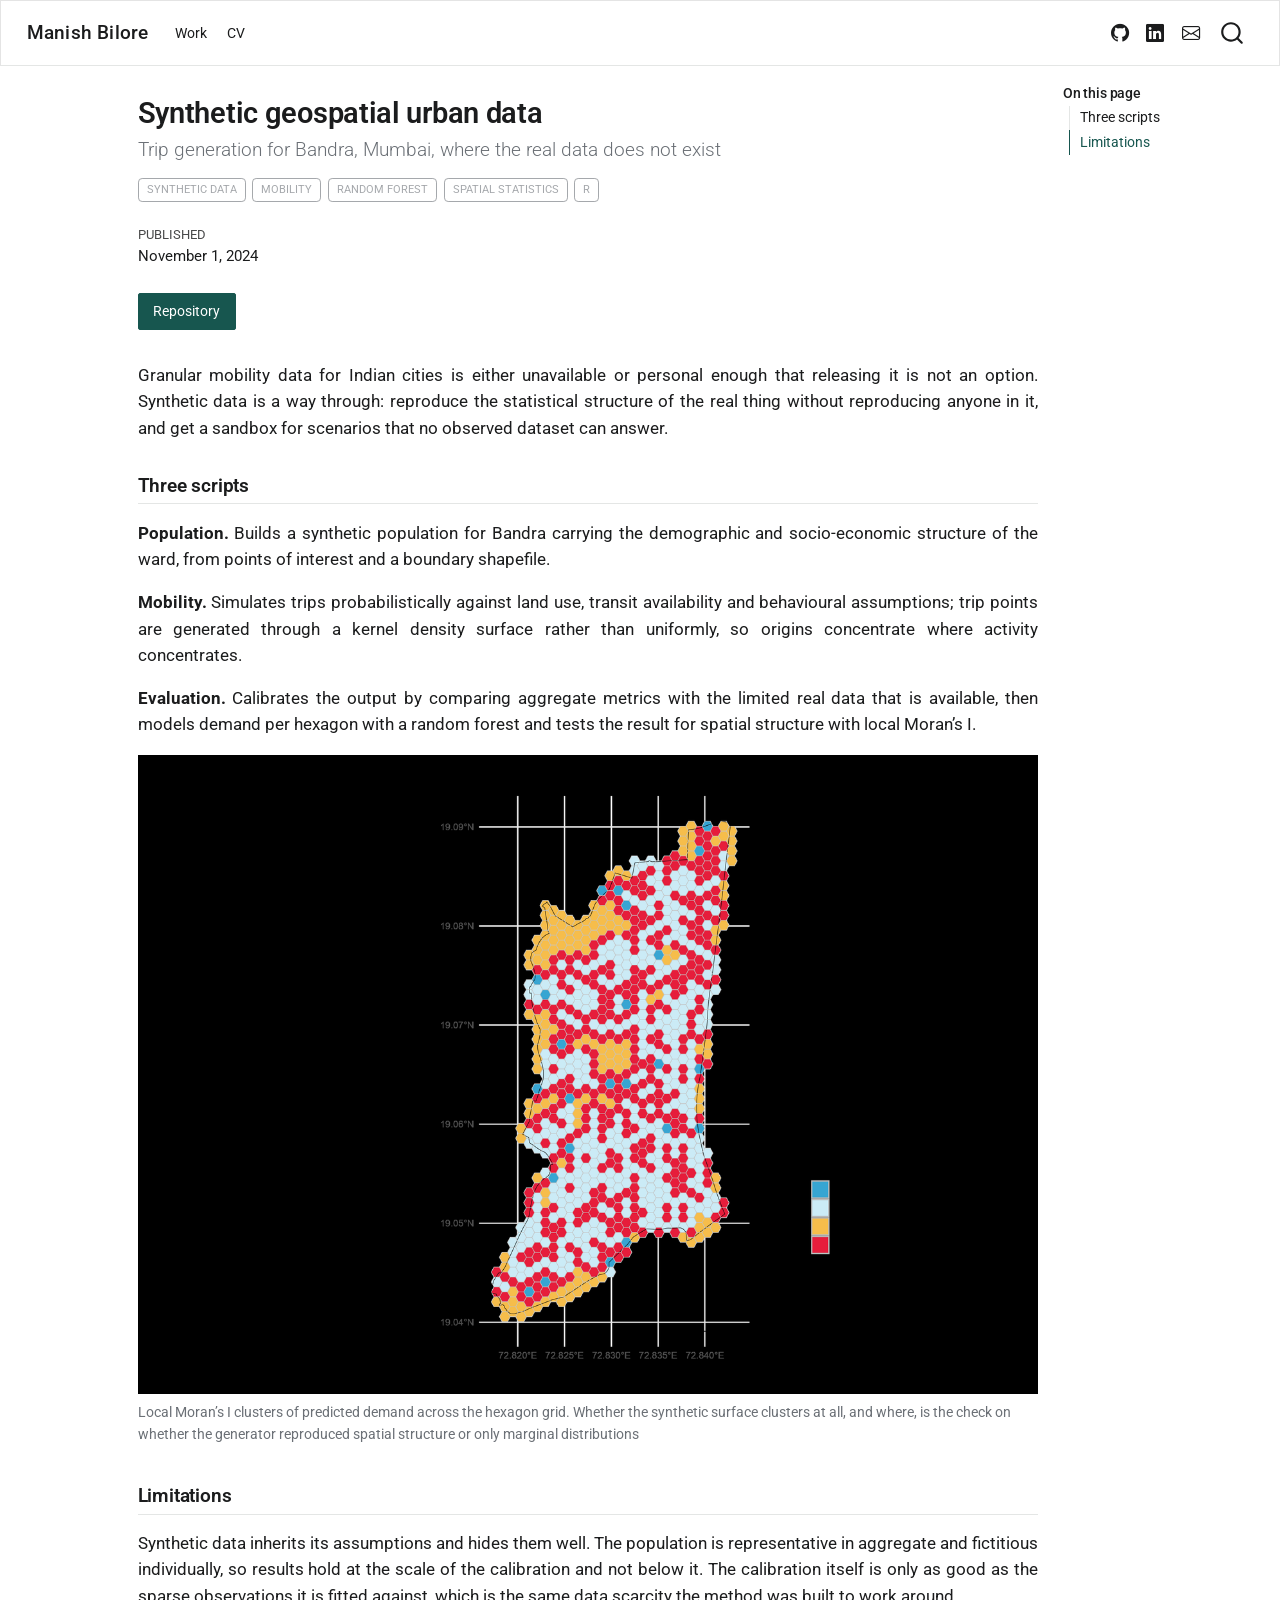
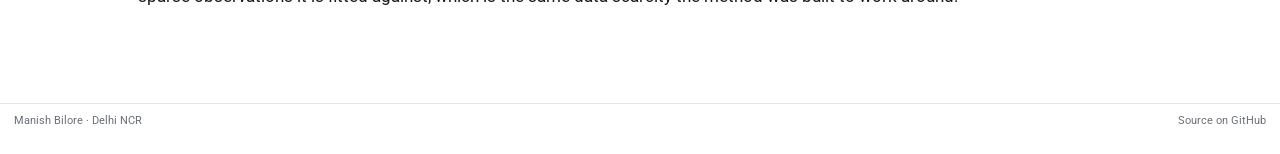
<file: projects/synthetic-urban-data.html>
<!DOCTYPE html>
<html xmlns="http://www.w3.org/1999/xhtml" lang="en" xml:lang="en"><head>

<meta charset="utf-8">
<meta name="generator" content="quarto-1.10.19">

<meta name="viewport" content="width=device-width, initial-scale=1.0, user-scalable=yes">

<meta name="dcterms.date" content="2024-11-01">

<title>Synthetic geospatial urban data – Manish Bilore</title>
<style>
/* Default styles provided by pandoc.
** See https://pandoc.org/MANUAL.html#variables-for-html for config info.
*/
span.smallcaps{font-variant: small-caps;}
div.columns{display: flex; gap: 1.5em;}
div.column{flex: auto;}
@media screen {
div.columns{gap: min(4vw, 1.5em);}
div.column{overflow-x: auto;}
}
div.hanging-indent{margin-left: 1.5em; text-indent: -1.5em;}
ul.task-list{list-style: none;}
ul.task-list li input[type="checkbox"] {
  width: 0.8em;
  margin: 0 0.8em 0.2em -1em; /* quarto-specific, see https://github.com/quarto-dev/quarto-cli/issues/4556 */ 
  vertical-align: middle;
}
</style>


<script src="../site_libs/quarto-nav/quarto-nav.js"></script>
<script src="../site_libs/quarto-nav/headroom.min.js"></script>
<script src="../site_libs/clipboard/clipboard.min.js"></script>
<script src="../site_libs/quarto-search/autocomplete.umd.js"></script>
<script src="../site_libs/quarto-search/fuse.min.js"></script>
<script src="../site_libs/quarto-search/quarto-search.js"></script>
<meta name="quarto:offset" content="../">
<script src="../site_libs/quarto-html/quarto.js" type="module"></script>
<script src="../site_libs/quarto-html/tabsets/tabsets.js" type="module"></script>
<script src="../site_libs/quarto-html/popper.min.js"></script>
<script src="../site_libs/quarto-html/tippy.umd.min.js"></script>
<link href="../site_libs/quarto-html/tippy.css" rel="stylesheet">
<link href="../site_libs/quarto-html/quarto-syntax-highlighting-bf27225e3a48a9273f3daa8f8e829971.css" rel="stylesheet" id="quarto-text-highlighting-styles">
<script src="../site_libs/bootstrap/bootstrap.min.js"></script>
<link href="../site_libs/bootstrap/bootstrap-icons.css" rel="stylesheet">
<link href="../site_libs/bootstrap/bootstrap-a53a1ec59e0987c590a83ccec03818f2.min.css" rel="stylesheet" append-hash="true" id="quarto-bootstrap" data-mode="light">
<script id="quarto-search-options" type="application/json">{
  "location": "navbar",
  "copy-button": false,
  "collapse-after": 3,
  "panel-placement": "end",
  "type": "overlay",
  "limit": 50,
  "keyboard-shortcut": [
    "f",
    "/",
    "s"
  ],
  "show-item-context": false,
  "language": {
    "search-no-results-text": "No results",
    "search-matching-documents-text": "matching documents",
    "search-copy-link-title": "Copy link to search",
    "search-hide-matches-text": "Hide additional matches",
    "search-more-match-text": "more match in this document",
    "search-more-matches-text": "more matches in this document",
    "search-clear-button-title": "Clear",
    "search-text-placeholder": "",
    "search-detached-cancel-button-title": "Cancel",
    "search-submit-button-title": "Submit",
    "search-label": "Search"
  }
}</script>
<link rel="preconnect" href="https://fonts.googleapis.com">
<link rel="preconnect" href="https://fonts.gstatic.com" crossorigin="">
<link href="https://fonts.googleapis.com/css2?family=Roboto:wght@300;400;500;700&amp;display=swap" rel="stylesheet">


<meta property="og:title" content="Synthetic geospatial urban data – Manish Bilore">
<meta property="og:description" content="Trip generation for Bandra, Mumbai, where the real data does not exist">
<meta property="og:image" content="https://manish-bilore.github.io/images/som787-morans.png">
<meta property="og:site_name" content="Manish Bilore">
<meta property="og:image:height" content="993">
<meta property="og:image:width" content="1400">
</head>

<body class="nav-fixed quarto-light">

<div id="quarto-search-results"></div>
  <header id="quarto-header" class="headroom fixed-top">
    <nav class="navbar navbar-expand-lg " data-bs-theme="dark">
      <div class="navbar-container container-fluid">
      <div class="navbar-brand-container mx-auto">
    <a class="navbar-brand" href="../index.html">
    <span class="navbar-title">Manish Bilore</span>
    </a>
  </div>
            <div id="quarto-search" class="" title="Search"></div>
          <button class="navbar-toggler" type="button" data-bs-toggle="collapse" data-bs-target="#navbarCollapse" aria-controls="navbarCollapse" role="menu" aria-expanded="false" aria-label="Toggle navigation" onclick="if (window.quartoToggleHeadroom) { window.quartoToggleHeadroom(); }">
  <span class="navbar-toggler-icon"></span>
</button>
          <div class="collapse navbar-collapse" id="navbarCollapse">
            <ul class="navbar-nav navbar-nav-scroll me-auto">
  <li class="nav-item">
    <a class="nav-link" href="../projects.html"> 
<span class="menu-text">Work</span></a>
  </li>  
  <li class="nav-item">
    <a class="nav-link" href="../cv.html"> 
<span class="menu-text">CV</span></a>
  </li>  
</ul>
            <ul class="navbar-nav navbar-nav-scroll ms-auto">
  <li class="nav-item compact">
    <a class="nav-link" href="https://github.com/Manish-Bilore"> <i class="bi bi-github" role="img" aria-label="GitHub">
</i> 
<span class="menu-text"></span></a>
  </li>  
  <li class="nav-item compact">
    <a class="nav-link" href="https://www.linkedin.com/in/manish-b-44212084/"> <i class="bi bi-linkedin" role="img" aria-label="LinkedIn">
</i> 
<span class="menu-text"></span></a>
  </li>  
  <li class="nav-item compact">
    <a class="nav-link" href="mailto:manish.bilore@gmail.com"> <i class="bi bi-envelope" role="img" aria-label="Email">
</i> 
<span class="menu-text"></span></a>
  </li>  
</ul>
          </div> <!-- /navcollapse -->
            <div class="quarto-navbar-tools">
</div>
      </div> <!-- /container-fluid -->
    </nav>
</header>
<!-- content -->
<div id="quarto-content" class="quarto-container page-columns page-rows-contents page-layout-article page-navbar">
<!-- sidebar -->
<!-- margin-sidebar -->
    <div id="quarto-margin-sidebar" class="sidebar margin-sidebar">
        <nav id="TOC" role="doc-toc" class="toc-active">
    <h2 id="toc-title">On this page</h2>
   
  <ul class="collapse">
  <li><a href="#three-scripts" id="toc-three-scripts" class="nav-link active" data-scroll-target="#three-scripts">Three scripts</a></li>
  <li><a href="#limitations" id="toc-limitations" class="nav-link" data-scroll-target="#limitations">Limitations</a></li>
  </ul>
</nav>
    </div>
<!-- main -->
<main class="content" id="quarto-document-content">

<header id="title-block-header" class="quarto-title-block default">
<div class="quarto-title">
<h1 class="title">Synthetic geospatial urban data</h1>
<p class="subtitle lead">Trip generation for Bandra, Mumbai, where the real data does not exist</p>
  <div class="quarto-categories">
    <div class="quarto-category">synthetic data</div>
    <div class="quarto-category">mobility</div>
    <div class="quarto-category">random forest</div>
    <div class="quarto-category">spatial statistics</div>
    <div class="quarto-category">R</div>
  </div>
  </div>



<div class="quarto-title-meta">

    
    <div>
    <div class="quarto-title-meta-heading">Published</div>
    <div class="quarto-title-meta-contents">
      <p class="date">November 1, 2024</p>
    </div>
  </div>
  
    
  </div>
  


</header>


<div class="project-links">
<p><a href="https://github.com/Manish-Bilore/SOM-787_Synthetic_Geospatial_Urban_Data" class="btn btn-primary">Repository</a></p>
</div>
<p>Granular mobility data for Indian cities is either unavailable or personal enough that releasing it is not an option. Synthetic data is a way through: reproduce the statistical structure of the real thing without reproducing anyone in it, and get a sandbox for scenarios that no observed dataset can answer.</p>
<section id="three-scripts" class="level2">
<h2 data-anchor-id="three-scripts">Three scripts</h2>
<p><strong>Population.</strong> Builds a synthetic population for Bandra carrying the demographic and socio-economic structure of the ward, from points of interest and a boundary shapefile.</p>
<p><strong>Mobility.</strong> Simulates trips probabilistically against land use, transit availability and behavioural assumptions; trip points are generated through a kernel density surface rather than uniformly, so origins concentrate where activity concentrates.</p>
<p><strong>Evaluation.</strong> Calibrates the output by comparing aggregate metrics with the limited real data that is available, then models demand per hexagon with a random forest and tests the result for spatial structure with local Moran’s I.</p>
<div class="quarto-figure quarto-figure-center">
<figure class="figure">
<p><img src="../images/som787-morans.png" class="img-fluid figure-img"></p>
<figcaption>Local Moran’s I clusters of predicted demand across the hexagon grid. Whether the synthetic surface clusters at all, and where, is the check on whether the generator reproduced spatial structure or only marginal distributions</figcaption>
</figure>
</div>
</section>
<section id="limitations" class="level2">
<h2 data-anchor-id="limitations">Limitations</h2>
<p>Synthetic data inherits its assumptions and hides them well. The population is representative in aggregate and fictitious individually, so results hold at the scale of the calibration and not below it. The calibration itself is only as good as the sparse observations it is fitted against, which is the same data scarcity the method was built to work around.</p>


</section>

</main> <!-- /main -->
<script id="quarto-html-after-body" type="application/javascript">
  window.document.addEventListener("DOMContentLoaded", function (event) {
    const isCodeAnnotation = (el) => {
      for (const clz of el.classList) {
        if (clz.startsWith('code-annotation-')) {                     
          return true;
        }
      }
      return false;
    }
    const onCopySuccess = function(e) {
      // button target
      const button = e.trigger;
      // don't keep focus
      button.blur();
      // flash "checked"
      button.classList.add('code-copy-button-checked');
      var currentTitle = button.getAttribute("title");
      button.setAttribute("title", "Copied!");
      let tooltip;
      if (window.bootstrap) {
        button.setAttribute("data-bs-toggle", "tooltip");
        button.setAttribute("data-bs-placement", "left");
        button.setAttribute("data-bs-title", "Copied!");
        tooltip = new bootstrap.Tooltip(button, 
          { trigger: "manual", 
            customClass: "code-copy-button-tooltip",
            offset: [0, -8]});
        tooltip.show();    
      }
      setTimeout(function() {
        if (tooltip) {
          tooltip.hide();
          button.removeAttribute("data-bs-title");
          button.removeAttribute("data-bs-toggle");
          button.removeAttribute("data-bs-placement");
        }
        button.setAttribute("title", currentTitle);
        button.classList.remove('code-copy-button-checked');
      }, 1000);
      // clear code selection
      e.clearSelection();
    }
    const getTextToCopy = function(trigger) {
      const outerScaffold = trigger.parentElement.cloneNode(true);
      const codeEl = outerScaffold.querySelector('code');
      for (const childEl of codeEl.children) {
        if (isCodeAnnotation(childEl)) {
          childEl.remove();
        }
      }
      return codeEl.innerText;
    }
    const clipboard = new window.ClipboardJS('.code-copy-button:not([data-in-quarto-modal])', {
      text: getTextToCopy
    });
    clipboard.on('success', onCopySuccess);
    if (window.document.getElementById('quarto-embedded-source-code-modal')) {
      const clipboardModal = new window.ClipboardJS('.code-copy-button[data-in-quarto-modal]', {
        text: getTextToCopy,
        container: window.document.getElementById('quarto-embedded-source-code-modal')
      });
      clipboardModal.on('success', onCopySuccess);
    }
      var localhostRegex = new RegExp(/^(?:http|https):\/\/localhost\:?[0-9]*\//);
      var mailtoRegex = new RegExp(/^mailto:/);
        var filterRegex = new RegExp("https:\/\/manish-bilore\.github\.io");
      var isInternal = (href) => {
          return filterRegex.test(href) || localhostRegex.test(href) || mailtoRegex.test(href);
      }
      // Inspect non-navigation links and adorn them if external
     var links = window.document.querySelectorAll('a[href]:not(.nav-link):not(.navbar-brand):not(.toc-action):not(.sidebar-link):not(.sidebar-item-toggle):not(.pagination-link):not(.no-external):not([aria-hidden]):not(.dropdown-item):not(.quarto-navigation-tool):not(.about-link)');
      for (var i=0; i<links.length; i++) {
        const link = links[i];
        if (!isInternal(link.href)) {
          // undo the damage that might have been done by quarto-nav.js in the case of
          // links that we want to consider external
          if (link.dataset.originalHref !== undefined) {
            link.href = link.dataset.originalHref;
          }
            // target, if specified
            link.setAttribute("target", "_blank");
            if (link.getAttribute("rel") === null) {
              link.setAttribute("rel", "noopener");
            }
        }
      }
    function tippyHover(el, contentFn, onTriggerFn, onUntriggerFn) {
      const config = {
        allowHTML: true,
        maxWidth: 500,
        delay: 100,
        arrow: false,
        appendTo: function(el) {
            return el.parentElement;
        },
        interactive: true,
        interactiveBorder: 10,
        theme: 'quarto',
        placement: 'bottom-start',
      };
      if (contentFn) {
        config.content = contentFn;
      }
      if (onTriggerFn) {
        config.onTrigger = onTriggerFn;
      }
      if (onUntriggerFn) {
        config.onUntrigger = onUntriggerFn;
      }
      window.tippy(el, config); 
    }
    const noterefs = window.document.querySelectorAll('a[role="doc-noteref"]');
    for (var i=0; i<noterefs.length; i++) {
      const ref = noterefs[i];
      tippyHover(ref, function() {
        // use id or data attribute instead here
        let href = ref.getAttribute('data-footnote-href') || ref.getAttribute('href');
        try { href = new URL(href).hash; } catch {}
        const id = href.replace(/^#\/?/, "");
        const note = window.document.getElementById(id);
        if (note) {
          return note.innerHTML;
        } else {
          return "";
        }
      });
    }
    const xrefs = window.document.querySelectorAll('a.quarto-xref');
    const processXRef = (id, note) => {
      // Strip column container classes
      const stripColumnClz = (el) => {
        el.classList.remove("page-full", "page-columns");
        if (el.children) {
          for (const child of el.children) {
            stripColumnClz(child);
          }
        }
      }
      stripColumnClz(note)
      if (id === null || id.startsWith('sec-')) {
        // Special case sections, only their first couple elements
        const container = document.createElement("div");
        if (note.children && note.children.length > 2) {
          container.appendChild(note.children[0].cloneNode(true));
          for (let i = 1; i < note.children.length; i++) {
            const child = note.children[i];
            if (child.tagName === "P" && child.innerText === "") {
              continue;
            } else {
              container.appendChild(child.cloneNode(true));
              break;
            }
          }
          if (window.Quarto?.typesetMath) {
            window.Quarto.typesetMath(container);
          }
          return container.innerHTML
        } else {
          if (window.Quarto?.typesetMath) {
            window.Quarto.typesetMath(note);
          }
          return note.innerHTML;
        }
      } else {
        // Remove any anchor links if they are present
        const anchorLink = note.querySelector('a.anchorjs-link');
        if (anchorLink) {
          anchorLink.remove();
        }
        if (window.Quarto?.typesetMath) {
          window.Quarto.typesetMath(note);
        }
        if (note.classList.contains("callout")) {
          return note.outerHTML;
        } else {
          return note.innerHTML;
        }
      }
    }
    for (var i=0; i<xrefs.length; i++) {
      const xref = xrefs[i];
      tippyHover(xref, undefined, function(instance) {
        instance.disable();
        let url = xref.getAttribute('href');
        let hash = undefined; 
        if (url.startsWith('#')) {
          hash = url;
        } else {
          try { hash = new URL(url).hash; } catch {}
        }
        if (hash) {
          const id = hash.replace(/^#\/?/, "");
          const note = window.document.getElementById(id);
          if (note !== null) {
            try {
              const html = processXRef(id, note.cloneNode(true));
              instance.setContent(html);
            } finally {
              instance.enable();
              instance.show();
            }
          } else {
            // See if we can fetch this
            fetch(url.split('#')[0])
            .then(res => res.text())
            .then(html => {
              const parser = new DOMParser();
              const htmlDoc = parser.parseFromString(html, "text/html");
              const note = htmlDoc.getElementById(id);
              if (note !== null) {
                const html = processXRef(id, note);
                instance.setContent(html);
              } 
            }).finally(() => {
              instance.enable();
              instance.show();
            });
          }
        } else {
          // See if we can fetch a full url (with no hash to target)
          // This is a special case and we should probably do some content thinning / targeting
          fetch(url)
          .then(res => res.text())
          .then(html => {
            const parser = new DOMParser();
            const htmlDoc = parser.parseFromString(html, "text/html");
            const note = htmlDoc.querySelector('main.content');
            if (note !== null) {
              // This should only happen for chapter cross references
              // (since there is no id in the URL)
              // remove the first header
              if (note.children.length > 0 && note.children[0].tagName === "HEADER") {
                note.children[0].remove();
              }
              const html = processXRef(null, note);
              instance.setContent(html);
            } 
          }).finally(() => {
            instance.enable();
            instance.show();
          });
        }
      }, function(instance) {
      });
    }
        let selectedAnnoteEl;
        const selectorForAnnotation = ( cell, annotation) => {
          let cellAttr = 'data-code-cell="' + cell + '"';
          let lineAttr = 'data-code-annotation="' +  annotation + '"';
          const selector = 'span[' + cellAttr + '][' + lineAttr + ']';
          return selector;
        }
        const selectCodeLines = (annoteEl) => {
          const doc = window.document;
          const targetCell = annoteEl.getAttribute("data-target-cell");
          const targetAnnotation = annoteEl.getAttribute("data-target-annotation");
          const annoteSpan = window.document.querySelector(selectorForAnnotation(targetCell, targetAnnotation));
          const lines = annoteSpan.getAttribute("data-code-lines").split(",");
          const lineIds = lines.map((line) => {
            return targetCell + "-" + line;
          })
          let top = null;
          let height = null;
          let parent = null;
          if (lineIds.length > 0) {
              //compute the position of the single el (top and bottom and make a div)
              const el = window.document.getElementById(lineIds[0]);
              top = el.offsetTop;
              height = el.offsetHeight;
              parent = el.parentElement.parentElement;
            if (lineIds.length > 1) {
              const lastEl = window.document.getElementById(lineIds[lineIds.length - 1]);
              const bottom = lastEl.offsetTop + lastEl.offsetHeight;
              height = bottom - top;
            }
            if (top !== null && height !== null && parent !== null) {
              // cook up a div (if necessary) and position it 
              let div = window.document.getElementById("code-annotation-line-highlight");
              if (div === null) {
                div = window.document.createElement("div");
                div.setAttribute("id", "code-annotation-line-highlight");
                div.style.position = 'absolute';
                parent.appendChild(div);
              }
              div.style.top = top - 2 + "px";
              div.style.height = height + 4 + "px";
              div.style.left = 0;
              let gutterDiv = window.document.getElementById("code-annotation-line-highlight-gutter");
              if (gutterDiv === null) {
                gutterDiv = window.document.createElement("div");
                gutterDiv.setAttribute("id", "code-annotation-line-highlight-gutter");
                gutterDiv.style.position = 'absolute';
                const codeCell = window.document.getElementById(targetCell);
                const gutter = codeCell.querySelector('.code-annotation-gutter');
                gutter.appendChild(gutterDiv);
              }
              gutterDiv.style.top = top - 2 + "px";
              gutterDiv.style.height = height + 4 + "px";
            }
            selectedAnnoteEl = annoteEl;
          }
        };
        const unselectCodeLines = () => {
          const elementsIds = ["code-annotation-line-highlight", "code-annotation-line-highlight-gutter"];
          elementsIds.forEach((elId) => {
            const div = window.document.getElementById(elId);
            if (div) {
              div.remove();
            }
          });
          selectedAnnoteEl = undefined;
        };
          // Handle positioning of the toggle
      window.addEventListener(
        "resize",
        throttle(() => {
          elRect = undefined;
          if (selectedAnnoteEl) {
            selectCodeLines(selectedAnnoteEl);
          }
        }, 10)
      );
      function throttle(fn, ms) {
      let throttle = false;
      let timer;
        return (...args) => {
          if(!throttle) { // first call gets through
              fn.apply(this, args);
              throttle = true;
          } else { // all the others get throttled
              if(timer) clearTimeout(timer); // cancel #2
              timer = setTimeout(() => {
                fn.apply(this, args);
                timer = throttle = false;
              }, ms);
          }
        };
      }
        // Attach click handler to the DT
        const annoteDls = window.document.querySelectorAll('dt[data-target-cell]');
        for (const annoteDlNode of annoteDls) {
          annoteDlNode.addEventListener('click', (event) => {
            const clickedEl = event.target;
            if (clickedEl !== selectedAnnoteEl) {
              unselectCodeLines();
              const activeEl = window.document.querySelector('dt[data-target-cell].code-annotation-active');
              if (activeEl) {
                activeEl.classList.remove('code-annotation-active');
              }
              selectCodeLines(clickedEl);
              clickedEl.classList.add('code-annotation-active');
            } else {
              // Unselect the line
              unselectCodeLines();
              clickedEl.classList.remove('code-annotation-active');
            }
          });
        }
    const findCites = (el) => {
      const parentEl = el.parentElement;
      if (parentEl) {
        const cites = parentEl.dataset.cites;
        if (cites) {
          return {
            el,
            cites: cites.split(' ')
          };
        } else {
          return findCites(el.parentElement)
        }
      } else {
        return undefined;
      }
    };
    var bibliorefs = window.document.querySelectorAll('a[role="doc-biblioref"]');
    for (var i=0; i<bibliorefs.length; i++) {
      const ref = bibliorefs[i];
      const citeInfo = findCites(ref);
      if (citeInfo) {
        tippyHover(citeInfo.el, function() {
          var popup = window.document.createElement('div');
          citeInfo.cites.forEach(function(cite) {
            var citeDiv = window.document.createElement('div');
            citeDiv.classList.add('hanging-indent');
            citeDiv.classList.add('csl-entry');
            var biblioDiv = window.document.getElementById('ref-' + cite);
            if (biblioDiv) {
              citeDiv.innerHTML = biblioDiv.innerHTML;
            }
            popup.appendChild(citeDiv);
          });
          return popup.innerHTML;
        });
      }
    }
  });
  </script>
</div> <!-- /content -->
<footer class="footer">
  <div class="nav-footer">
    <div class="nav-footer-left">
<p>Manish Bilore · Delhi NCR</p>
</div>   
    <div class="nav-footer-center">
      &nbsp;
    </div>
    <div class="nav-footer-right">
<p>Source on <a href="https://github.com/Manish-Bilore/Manish-Bilore.github.io">GitHub</a></p>
</div>
  </div>
</footer>




</body></html>
</file>
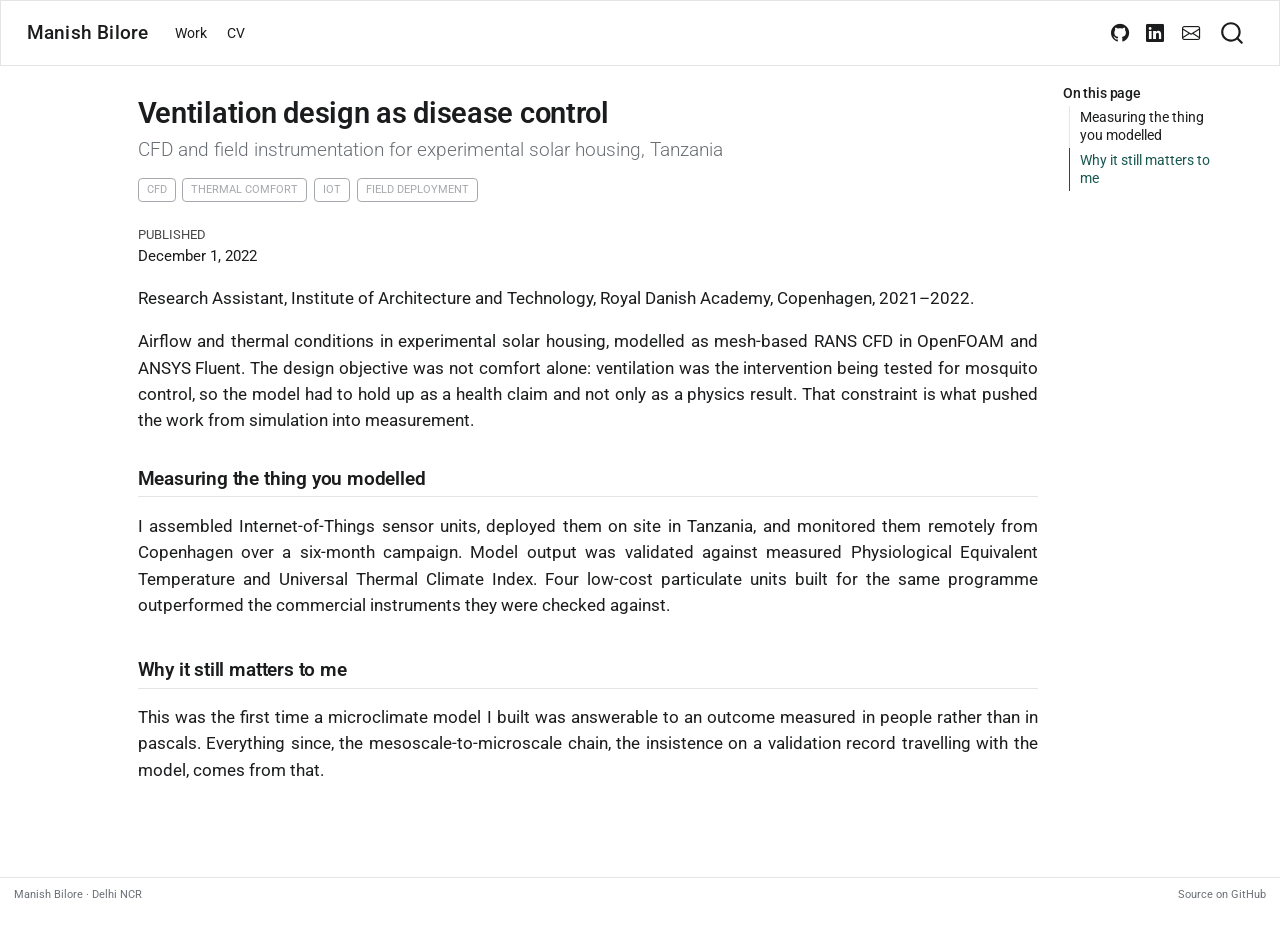
<file: projects/tanzania-ventilation.html>
<!DOCTYPE html>
<html xmlns="http://www.w3.org/1999/xhtml" lang="en" xml:lang="en"><head>

<meta charset="utf-8">
<meta name="generator" content="quarto-1.10.19">

<meta name="viewport" content="width=device-width, initial-scale=1.0, user-scalable=yes">

<meta name="dcterms.date" content="2022-12-01">

<title>Ventilation design as disease control – Manish Bilore</title>
<style>
/* Default styles provided by pandoc.
** See https://pandoc.org/MANUAL.html#variables-for-html for config info.
*/
span.smallcaps{font-variant: small-caps;}
div.columns{display: flex; gap: 1.5em;}
div.column{flex: auto;}
@media screen {
div.columns{gap: min(4vw, 1.5em);}
div.column{overflow-x: auto;}
}
div.hanging-indent{margin-left: 1.5em; text-indent: -1.5em;}
ul.task-list{list-style: none;}
ul.task-list li input[type="checkbox"] {
  width: 0.8em;
  margin: 0 0.8em 0.2em -1em; /* quarto-specific, see https://github.com/quarto-dev/quarto-cli/issues/4556 */ 
  vertical-align: middle;
}
</style>


<script src="../site_libs/quarto-nav/quarto-nav.js"></script>
<script src="../site_libs/quarto-nav/headroom.min.js"></script>
<script src="../site_libs/clipboard/clipboard.min.js"></script>
<script src="../site_libs/quarto-search/autocomplete.umd.js"></script>
<script src="../site_libs/quarto-search/fuse.min.js"></script>
<script src="../site_libs/quarto-search/quarto-search.js"></script>
<meta name="quarto:offset" content="../">
<script src="../site_libs/quarto-html/quarto.js" type="module"></script>
<script src="../site_libs/quarto-html/tabsets/tabsets.js" type="module"></script>
<script src="../site_libs/quarto-html/popper.min.js"></script>
<script src="../site_libs/quarto-html/tippy.umd.min.js"></script>
<link href="../site_libs/quarto-html/tippy.css" rel="stylesheet">
<link href="../site_libs/quarto-html/quarto-syntax-highlighting-bf27225e3a48a9273f3daa8f8e829971.css" rel="stylesheet" id="quarto-text-highlighting-styles">
<script src="../site_libs/bootstrap/bootstrap.min.js"></script>
<link href="../site_libs/bootstrap/bootstrap-icons.css" rel="stylesheet">
<link href="../site_libs/bootstrap/bootstrap-a53a1ec59e0987c590a83ccec03818f2.min.css" rel="stylesheet" append-hash="true" id="quarto-bootstrap" data-mode="light">
<script id="quarto-search-options" type="application/json">{
  "location": "navbar",
  "copy-button": false,
  "collapse-after": 3,
  "panel-placement": "end",
  "type": "overlay",
  "limit": 50,
  "keyboard-shortcut": [
    "f",
    "/",
    "s"
  ],
  "show-item-context": false,
  "language": {
    "search-no-results-text": "No results",
    "search-matching-documents-text": "matching documents",
    "search-copy-link-title": "Copy link to search",
    "search-hide-matches-text": "Hide additional matches",
    "search-more-match-text": "more match in this document",
    "search-more-matches-text": "more matches in this document",
    "search-clear-button-title": "Clear",
    "search-text-placeholder": "",
    "search-detached-cancel-button-title": "Cancel",
    "search-submit-button-title": "Submit",
    "search-label": "Search"
  }
}</script>
<link rel="preconnect" href="https://fonts.googleapis.com">
<link rel="preconnect" href="https://fonts.gstatic.com" crossorigin="">
<link href="https://fonts.googleapis.com/css2?family=Roboto:wght@300;400;500;700&amp;display=swap" rel="stylesheet">


<meta property="og:title" content="Ventilation design as disease control – Manish Bilore">
<meta property="og:description" content="CFD and field instrumentation for experimental solar housing, Tanzania">
<meta property="og:site_name" content="Manish Bilore">
</head>

<body class="nav-fixed quarto-light">

<div id="quarto-search-results"></div>
  <header id="quarto-header" class="headroom fixed-top">
    <nav class="navbar navbar-expand-lg " data-bs-theme="dark">
      <div class="navbar-container container-fluid">
      <div class="navbar-brand-container mx-auto">
    <a class="navbar-brand" href="../index.html">
    <span class="navbar-title">Manish Bilore</span>
    </a>
  </div>
            <div id="quarto-search" class="" title="Search"></div>
          <button class="navbar-toggler" type="button" data-bs-toggle="collapse" data-bs-target="#navbarCollapse" aria-controls="navbarCollapse" role="menu" aria-expanded="false" aria-label="Toggle navigation" onclick="if (window.quartoToggleHeadroom) { window.quartoToggleHeadroom(); }">
  <span class="navbar-toggler-icon"></span>
</button>
          <div class="collapse navbar-collapse" id="navbarCollapse">
            <ul class="navbar-nav navbar-nav-scroll me-auto">
  <li class="nav-item">
    <a class="nav-link" href="../projects.html"> 
<span class="menu-text">Work</span></a>
  </li>  
  <li class="nav-item">
    <a class="nav-link" href="../cv.html"> 
<span class="menu-text">CV</span></a>
  </li>  
</ul>
            <ul class="navbar-nav navbar-nav-scroll ms-auto">
  <li class="nav-item compact">
    <a class="nav-link" href="https://github.com/Manish-Bilore"> <i class="bi bi-github" role="img" aria-label="GitHub">
</i> 
<span class="menu-text"></span></a>
  </li>  
  <li class="nav-item compact">
    <a class="nav-link" href="https://www.linkedin.com/in/manish-b-44212084/"> <i class="bi bi-linkedin" role="img" aria-label="LinkedIn">
</i> 
<span class="menu-text"></span></a>
  </li>  
  <li class="nav-item compact">
    <a class="nav-link" href="mailto:manish.bilore@gmail.com"> <i class="bi bi-envelope" role="img" aria-label="Email">
</i> 
<span class="menu-text"></span></a>
  </li>  
</ul>
          </div> <!-- /navcollapse -->
            <div class="quarto-navbar-tools">
</div>
      </div> <!-- /container-fluid -->
    </nav>
</header>
<!-- content -->
<div id="quarto-content" class="quarto-container page-columns page-rows-contents page-layout-article page-navbar">
<!-- sidebar -->
<!-- margin-sidebar -->
    <div id="quarto-margin-sidebar" class="sidebar margin-sidebar">
        <nav id="TOC" role="doc-toc" class="toc-active">
    <h2 id="toc-title">On this page</h2>
   
  <ul class="collapse">
  <li><a href="#measuring-the-thing-you-modelled" id="toc-measuring-the-thing-you-modelled" class="nav-link active" data-scroll-target="#measuring-the-thing-you-modelled">Measuring the thing you modelled</a></li>
  <li><a href="#why-it-still-matters-to-me" id="toc-why-it-still-matters-to-me" class="nav-link" data-scroll-target="#why-it-still-matters-to-me">Why it still matters to me</a></li>
  </ul>
</nav>
    </div>
<!-- main -->
<main class="content" id="quarto-document-content">

<header id="title-block-header" class="quarto-title-block default">
<div class="quarto-title">
<h1 class="title">Ventilation design as disease control</h1>
<p class="subtitle lead">CFD and field instrumentation for experimental solar housing, Tanzania</p>
  <div class="quarto-categories">
    <div class="quarto-category">CFD</div>
    <div class="quarto-category">thermal comfort</div>
    <div class="quarto-category">IoT</div>
    <div class="quarto-category">field deployment</div>
  </div>
  </div>



<div class="quarto-title-meta">

    
    <div>
    <div class="quarto-title-meta-heading">Published</div>
    <div class="quarto-title-meta-contents">
      <p class="date">December 1, 2022</p>
    </div>
  </div>
  
    
  </div>
  


</header>


<p>Research Assistant, Institute of Architecture and Technology, Royal Danish Academy, Copenhagen, 2021–2022.</p>
<p>Airflow and thermal conditions in experimental solar housing, modelled as mesh-based RANS CFD in OpenFOAM and ANSYS Fluent. The design objective was not comfort alone: ventilation was the intervention being tested for mosquito control, so the model had to hold up as a health claim and not only as a physics result. That constraint is what pushed the work from simulation into measurement.</p>
<section id="measuring-the-thing-you-modelled" class="level2">
<h2 data-anchor-id="measuring-the-thing-you-modelled">Measuring the thing you modelled</h2>
<p>I assembled Internet-of-Things sensor units, deployed them on site in Tanzania, and monitored them remotely from Copenhagen over a six-month campaign. Model output was validated against measured Physiological Equivalent Temperature and Universal Thermal Climate Index. Four low-cost particulate units built for the same programme outperformed the commercial instruments they were checked against.</p>
</section>
<section id="why-it-still-matters-to-me" class="level2">
<h2 data-anchor-id="why-it-still-matters-to-me">Why it still matters to me</h2>
<p>This was the first time a microclimate model I built was answerable to an outcome measured in people rather than in pascals. Everything since, the mesoscale-to-microscale chain, the insistence on a validation record travelling with the model, comes from that.</p>


</section>

</main> <!-- /main -->
<script id="quarto-html-after-body" type="application/javascript">
  window.document.addEventListener("DOMContentLoaded", function (event) {
    const isCodeAnnotation = (el) => {
      for (const clz of el.classList) {
        if (clz.startsWith('code-annotation-')) {                     
          return true;
        }
      }
      return false;
    }
    const onCopySuccess = function(e) {
      // button target
      const button = e.trigger;
      // don't keep focus
      button.blur();
      // flash "checked"
      button.classList.add('code-copy-button-checked');
      var currentTitle = button.getAttribute("title");
      button.setAttribute("title", "Copied!");
      let tooltip;
      if (window.bootstrap) {
        button.setAttribute("data-bs-toggle", "tooltip");
        button.setAttribute("data-bs-placement", "left");
        button.setAttribute("data-bs-title", "Copied!");
        tooltip = new bootstrap.Tooltip(button, 
          { trigger: "manual", 
            customClass: "code-copy-button-tooltip",
            offset: [0, -8]});
        tooltip.show();    
      }
      setTimeout(function() {
        if (tooltip) {
          tooltip.hide();
          button.removeAttribute("data-bs-title");
          button.removeAttribute("data-bs-toggle");
          button.removeAttribute("data-bs-placement");
        }
        button.setAttribute("title", currentTitle);
        button.classList.remove('code-copy-button-checked');
      }, 1000);
      // clear code selection
      e.clearSelection();
    }
    const getTextToCopy = function(trigger) {
      const outerScaffold = trigger.parentElement.cloneNode(true);
      const codeEl = outerScaffold.querySelector('code');
      for (const childEl of codeEl.children) {
        if (isCodeAnnotation(childEl)) {
          childEl.remove();
        }
      }
      return codeEl.innerText;
    }
    const clipboard = new window.ClipboardJS('.code-copy-button:not([data-in-quarto-modal])', {
      text: getTextToCopy
    });
    clipboard.on('success', onCopySuccess);
    if (window.document.getElementById('quarto-embedded-source-code-modal')) {
      const clipboardModal = new window.ClipboardJS('.code-copy-button[data-in-quarto-modal]', {
        text: getTextToCopy,
        container: window.document.getElementById('quarto-embedded-source-code-modal')
      });
      clipboardModal.on('success', onCopySuccess);
    }
      var localhostRegex = new RegExp(/^(?:http|https):\/\/localhost\:?[0-9]*\//);
      var mailtoRegex = new RegExp(/^mailto:/);
        var filterRegex = new RegExp("https:\/\/manish-bilore\.github\.io");
      var isInternal = (href) => {
          return filterRegex.test(href) || localhostRegex.test(href) || mailtoRegex.test(href);
      }
      // Inspect non-navigation links and adorn them if external
     var links = window.document.querySelectorAll('a[href]:not(.nav-link):not(.navbar-brand):not(.toc-action):not(.sidebar-link):not(.sidebar-item-toggle):not(.pagination-link):not(.no-external):not([aria-hidden]):not(.dropdown-item):not(.quarto-navigation-tool):not(.about-link)');
      for (var i=0; i<links.length; i++) {
        const link = links[i];
        if (!isInternal(link.href)) {
          // undo the damage that might have been done by quarto-nav.js in the case of
          // links that we want to consider external
          if (link.dataset.originalHref !== undefined) {
            link.href = link.dataset.originalHref;
          }
            // target, if specified
            link.setAttribute("target", "_blank");
            if (link.getAttribute("rel") === null) {
              link.setAttribute("rel", "noopener");
            }
        }
      }
    function tippyHover(el, contentFn, onTriggerFn, onUntriggerFn) {
      const config = {
        allowHTML: true,
        maxWidth: 500,
        delay: 100,
        arrow: false,
        appendTo: function(el) {
            return el.parentElement;
        },
        interactive: true,
        interactiveBorder: 10,
        theme: 'quarto',
        placement: 'bottom-start',
      };
      if (contentFn) {
        config.content = contentFn;
      }
      if (onTriggerFn) {
        config.onTrigger = onTriggerFn;
      }
      if (onUntriggerFn) {
        config.onUntrigger = onUntriggerFn;
      }
      window.tippy(el, config); 
    }
    const noterefs = window.document.querySelectorAll('a[role="doc-noteref"]');
    for (var i=0; i<noterefs.length; i++) {
      const ref = noterefs[i];
      tippyHover(ref, function() {
        // use id or data attribute instead here
        let href = ref.getAttribute('data-footnote-href') || ref.getAttribute('href');
        try { href = new URL(href).hash; } catch {}
        const id = href.replace(/^#\/?/, "");
        const note = window.document.getElementById(id);
        if (note) {
          return note.innerHTML;
        } else {
          return "";
        }
      });
    }
    const xrefs = window.document.querySelectorAll('a.quarto-xref');
    const processXRef = (id, note) => {
      // Strip column container classes
      const stripColumnClz = (el) => {
        el.classList.remove("page-full", "page-columns");
        if (el.children) {
          for (const child of el.children) {
            stripColumnClz(child);
          }
        }
      }
      stripColumnClz(note)
      if (id === null || id.startsWith('sec-')) {
        // Special case sections, only their first couple elements
        const container = document.createElement("div");
        if (note.children && note.children.length > 2) {
          container.appendChild(note.children[0].cloneNode(true));
          for (let i = 1; i < note.children.length; i++) {
            const child = note.children[i];
            if (child.tagName === "P" && child.innerText === "") {
              continue;
            } else {
              container.appendChild(child.cloneNode(true));
              break;
            }
          }
          if (window.Quarto?.typesetMath) {
            window.Quarto.typesetMath(container);
          }
          return container.innerHTML
        } else {
          if (window.Quarto?.typesetMath) {
            window.Quarto.typesetMath(note);
          }
          return note.innerHTML;
        }
      } else {
        // Remove any anchor links if they are present
        const anchorLink = note.querySelector('a.anchorjs-link');
        if (anchorLink) {
          anchorLink.remove();
        }
        if (window.Quarto?.typesetMath) {
          window.Quarto.typesetMath(note);
        }
        if (note.classList.contains("callout")) {
          return note.outerHTML;
        } else {
          return note.innerHTML;
        }
      }
    }
    for (var i=0; i<xrefs.length; i++) {
      const xref = xrefs[i];
      tippyHover(xref, undefined, function(instance) {
        instance.disable();
        let url = xref.getAttribute('href');
        let hash = undefined; 
        if (url.startsWith('#')) {
          hash = url;
        } else {
          try { hash = new URL(url).hash; } catch {}
        }
        if (hash) {
          const id = hash.replace(/^#\/?/, "");
          const note = window.document.getElementById(id);
          if (note !== null) {
            try {
              const html = processXRef(id, note.cloneNode(true));
              instance.setContent(html);
            } finally {
              instance.enable();
              instance.show();
            }
          } else {
            // See if we can fetch this
            fetch(url.split('#')[0])
            .then(res => res.text())
            .then(html => {
              const parser = new DOMParser();
              const htmlDoc = parser.parseFromString(html, "text/html");
              const note = htmlDoc.getElementById(id);
              if (note !== null) {
                const html = processXRef(id, note);
                instance.setContent(html);
              } 
            }).finally(() => {
              instance.enable();
              instance.show();
            });
          }
        } else {
          // See if we can fetch a full url (with no hash to target)
          // This is a special case and we should probably do some content thinning / targeting
          fetch(url)
          .then(res => res.text())
          .then(html => {
            const parser = new DOMParser();
            const htmlDoc = parser.parseFromString(html, "text/html");
            const note = htmlDoc.querySelector('main.content');
            if (note !== null) {
              // This should only happen for chapter cross references
              // (since there is no id in the URL)
              // remove the first header
              if (note.children.length > 0 && note.children[0].tagName === "HEADER") {
                note.children[0].remove();
              }
              const html = processXRef(null, note);
              instance.setContent(html);
            } 
          }).finally(() => {
            instance.enable();
            instance.show();
          });
        }
      }, function(instance) {
      });
    }
        let selectedAnnoteEl;
        const selectorForAnnotation = ( cell, annotation) => {
          let cellAttr = 'data-code-cell="' + cell + '"';
          let lineAttr = 'data-code-annotation="' +  annotation + '"';
          const selector = 'span[' + cellAttr + '][' + lineAttr + ']';
          return selector;
        }
        const selectCodeLines = (annoteEl) => {
          const doc = window.document;
          const targetCell = annoteEl.getAttribute("data-target-cell");
          const targetAnnotation = annoteEl.getAttribute("data-target-annotation");
          const annoteSpan = window.document.querySelector(selectorForAnnotation(targetCell, targetAnnotation));
          const lines = annoteSpan.getAttribute("data-code-lines").split(",");
          const lineIds = lines.map((line) => {
            return targetCell + "-" + line;
          })
          let top = null;
          let height = null;
          let parent = null;
          if (lineIds.length > 0) {
              //compute the position of the single el (top and bottom and make a div)
              const el = window.document.getElementById(lineIds[0]);
              top = el.offsetTop;
              height = el.offsetHeight;
              parent = el.parentElement.parentElement;
            if (lineIds.length > 1) {
              const lastEl = window.document.getElementById(lineIds[lineIds.length - 1]);
              const bottom = lastEl.offsetTop + lastEl.offsetHeight;
              height = bottom - top;
            }
            if (top !== null && height !== null && parent !== null) {
              // cook up a div (if necessary) and position it 
              let div = window.document.getElementById("code-annotation-line-highlight");
              if (div === null) {
                div = window.document.createElement("div");
                div.setAttribute("id", "code-annotation-line-highlight");
                div.style.position = 'absolute';
                parent.appendChild(div);
              }
              div.style.top = top - 2 + "px";
              div.style.height = height + 4 + "px";
              div.style.left = 0;
              let gutterDiv = window.document.getElementById("code-annotation-line-highlight-gutter");
              if (gutterDiv === null) {
                gutterDiv = window.document.createElement("div");
                gutterDiv.setAttribute("id", "code-annotation-line-highlight-gutter");
                gutterDiv.style.position = 'absolute';
                const codeCell = window.document.getElementById(targetCell);
                const gutter = codeCell.querySelector('.code-annotation-gutter');
                gutter.appendChild(gutterDiv);
              }
              gutterDiv.style.top = top - 2 + "px";
              gutterDiv.style.height = height + 4 + "px";
            }
            selectedAnnoteEl = annoteEl;
          }
        };
        const unselectCodeLines = () => {
          const elementsIds = ["code-annotation-line-highlight", "code-annotation-line-highlight-gutter"];
          elementsIds.forEach((elId) => {
            const div = window.document.getElementById(elId);
            if (div) {
              div.remove();
            }
          });
          selectedAnnoteEl = undefined;
        };
          // Handle positioning of the toggle
      window.addEventListener(
        "resize",
        throttle(() => {
          elRect = undefined;
          if (selectedAnnoteEl) {
            selectCodeLines(selectedAnnoteEl);
          }
        }, 10)
      );
      function throttle(fn, ms) {
      let throttle = false;
      let timer;
        return (...args) => {
          if(!throttle) { // first call gets through
              fn.apply(this, args);
              throttle = true;
          } else { // all the others get throttled
              if(timer) clearTimeout(timer); // cancel #2
              timer = setTimeout(() => {
                fn.apply(this, args);
                timer = throttle = false;
              }, ms);
          }
        };
      }
        // Attach click handler to the DT
        const annoteDls = window.document.querySelectorAll('dt[data-target-cell]');
        for (const annoteDlNode of annoteDls) {
          annoteDlNode.addEventListener('click', (event) => {
            const clickedEl = event.target;
            if (clickedEl !== selectedAnnoteEl) {
              unselectCodeLines();
              const activeEl = window.document.querySelector('dt[data-target-cell].code-annotation-active');
              if (activeEl) {
                activeEl.classList.remove('code-annotation-active');
              }
              selectCodeLines(clickedEl);
              clickedEl.classList.add('code-annotation-active');
            } else {
              // Unselect the line
              unselectCodeLines();
              clickedEl.classList.remove('code-annotation-active');
            }
          });
        }
    const findCites = (el) => {
      const parentEl = el.parentElement;
      if (parentEl) {
        const cites = parentEl.dataset.cites;
        if (cites) {
          return {
            el,
            cites: cites.split(' ')
          };
        } else {
          return findCites(el.parentElement)
        }
      } else {
        return undefined;
      }
    };
    var bibliorefs = window.document.querySelectorAll('a[role="doc-biblioref"]');
    for (var i=0; i<bibliorefs.length; i++) {
      const ref = bibliorefs[i];
      const citeInfo = findCites(ref);
      if (citeInfo) {
        tippyHover(citeInfo.el, function() {
          var popup = window.document.createElement('div');
          citeInfo.cites.forEach(function(cite) {
            var citeDiv = window.document.createElement('div');
            citeDiv.classList.add('hanging-indent');
            citeDiv.classList.add('csl-entry');
            var biblioDiv = window.document.getElementById('ref-' + cite);
            if (biblioDiv) {
              citeDiv.innerHTML = biblioDiv.innerHTML;
            }
            popup.appendChild(citeDiv);
          });
          return popup.innerHTML;
        });
      }
    }
  });
  </script>
</div> <!-- /content -->
<footer class="footer">
  <div class="nav-footer">
    <div class="nav-footer-left">
<p>Manish Bilore · Delhi NCR</p>
</div>   
    <div class="nav-footer-center">
      &nbsp;
    </div>
    <div class="nav-footer-right">
<p>Source on <a href="https://github.com/Manish-Bilore/Manish-Bilore.github.io">GitHub</a></p>
</div>
  </div>
</footer>




</body></html>
</file>
<file: site_libs/quarto-html/tippy.css>
.tippy-box[data-animation=fade][data-state=hidden]{opacity:0}[data-tippy-root]{max-width:calc(100vw - 10px)}.tippy-box{position:relative;background-color:#333;color:#fff;border-radius:4px;font-size:14px;line-height:1.4;white-space:normal;outline:0;transition-property:transform,visibility,opacity}.tippy-box[data-placement^=top]>.tippy-arrow{bottom:0}.tippy-box[data-placement^=top]>.tippy-arrow:before{bottom:-7px;left:0;border-width:8px 8px 0;border-top-color:initial;transform-origin:center top}.tippy-box[data-placement^=bottom]>.tippy-arrow{top:0}.tippy-box[data-placement^=bottom]>.tippy-arrow:before{top:-7px;left:0;border-width:0 8px 8px;border-bottom-color:initial;transform-origin:center bottom}.tippy-box[data-placement^=left]>.tippy-arrow{right:0}.tippy-box[data-placement^=left]>.tippy-arrow:before{border-width:8px 0 8px 8px;border-left-color:initial;right:-7px;transform-origin:center left}.tippy-box[data-placement^=right]>.tippy-arrow{left:0}.tippy-box[data-placement^=right]>.tippy-arrow:before{left:-7px;border-width:8px 8px 8px 0;border-right-color:initial;transform-origin:center right}.tippy-box[data-inertia][data-state=visible]{transition-timing-function:cubic-bezier(.54,1.5,.38,1.11)}.tippy-arrow{width:16px;height:16px;color:#333}.tippy-arrow:before{content:"";position:absolute;border-color:transparent;border-style:solid}.tippy-content{position:relative;padding:5px 9px;z-index:1}
</file>
<file: site_libs/quarto-html/quarto-syntax-highlighting-bf27225e3a48a9273f3daa8f8e829971.css>
/* quarto syntax highlight colors */
:root {
  --quarto-hl-ot-color: #003B4F;
  --quarto-hl-at-color: #657422;
  --quarto-hl-ss-color: #20794D;
  --quarto-hl-an-color: #5E5E5E;
  --quarto-hl-fu-color: #4758AB;
  --quarto-hl-st-color: #20794D;
  --quarto-hl-cf-color: #003B4F;
  --quarto-hl-op-color: #5E5E5E;
  --quarto-hl-er-color: #AD0000;
  --quarto-hl-bn-color: #AD0000;
  --quarto-hl-al-color: #AD0000;
  --quarto-hl-va-color: #111111;
  --quarto-hl-bu-color: inherit;
  --quarto-hl-ex-color: inherit;
  --quarto-hl-pp-color: #AD0000;
  --quarto-hl-in-color: #5E5E5E;
  --quarto-hl-vs-color: #20794D;
  --quarto-hl-wa-color: #5E5E5E;
  --quarto-hl-do-color: #5E5E5E;
  --quarto-hl-im-color: #00769E;
  --quarto-hl-ch-color: #20794D;
  --quarto-hl-dt-color: #AD0000;
  --quarto-hl-fl-color: #AD0000;
  --quarto-hl-co-color: #5E5E5E;
  --quarto-hl-cv-color: #5E5E5E;
  --quarto-hl-cn-color: #8f5902;
  --quarto-hl-sc-color: #5E5E5E;
  --quarto-hl-dv-color: #AD0000;
  --quarto-hl-kw-color: #003B4F;
}

/* other quarto variables */
:root {
  --quarto-font-monospace: SFMono-Regular, Menlo, Monaco, Consolas, "Liberation Mono", "Courier New", monospace;
}

/* syntax highlight based on Pandoc's rules */
pre > code.sourceCode > span {
  color: #003B4F;
}

code.sourceCode > span {
  color: #003B4F;
}

div.sourceCode,
div.sourceCode pre.sourceCode {
  color: #003B4F;
}

/* Normal */
code span {
  color: #003B4F;
}

/* Alert */
code span.al {
  color: #AD0000;
  font-style: inherit;
}

/* Annotation */
code span.an {
  color: #5E5E5E;
  font-style: inherit;
}

/* Attribute */
code span.at {
  color: #657422;
  font-style: inherit;
}

/* BaseN */
code span.bn {
  color: #AD0000;
  font-style: inherit;
}

/* BuiltIn */
code span.bu {
  font-style: inherit;
}

/* ControlFlow */
code span.cf {
  color: #003B4F;
  font-weight: bold;
  font-style: inherit;
}

/* Char */
code span.ch {
  color: #20794D;
  font-style: inherit;
}

/* Constant */
code span.cn {
  color: #8f5902;
  font-style: inherit;
}

/* Comment */
code span.co {
  color: #5E5E5E;
  font-style: inherit;
}

/* CommentVar */
code span.cv {
  color: #5E5E5E;
  font-style: italic;
}

/* Documentation */
code span.do {
  color: #5E5E5E;
  font-style: italic;
}

/* DataType */
code span.dt {
  color: #AD0000;
  font-style: inherit;
}

/* DecVal */
code span.dv {
  color: #AD0000;
  font-style: inherit;
}

/* Error */
code span.er {
  color: #AD0000;
  font-style: inherit;
}

/* Extension */
code span.ex {
  font-style: inherit;
}

/* Float */
code span.fl {
  color: #AD0000;
  font-style: inherit;
}

/* Function */
code span.fu {
  color: #4758AB;
  font-style: inherit;
}

/* Import */
code span.im {
  color: #00769E;
  font-style: inherit;
}

/* Information */
code span.in {
  color: #5E5E5E;
  font-style: inherit;
}

/* Keyword */
code span.kw {
  color: #003B4F;
  font-weight: bold;
  font-style: inherit;
}

/* Operator */
code span.op {
  color: #5E5E5E;
  font-style: inherit;
}

/* Other */
code span.ot {
  color: #003B4F;
  font-style: inherit;
}

/* Preprocessor */
code span.pp {
  color: #AD0000;
  font-style: inherit;
}

/* SpecialChar */
code span.sc {
  color: #5E5E5E;
  font-style: inherit;
}

/* SpecialString */
code span.ss {
  color: #20794D;
  font-style: inherit;
}

/* String */
code span.st {
  color: #20794D;
  font-style: inherit;
}

/* Variable */
code span.va {
  color: #111111;
  font-style: inherit;
}

/* VerbatimString */
code span.vs {
  color: #20794D;
  font-style: inherit;
}

/* Warning */
code span.wa {
  color: #5E5E5E;
  font-style: italic;
}

.prevent-inlining {
  content: "</";
}

/*# sourceMappingURL=8be38f48d34c45af72792cbd699585e7.css.map */
</file>
